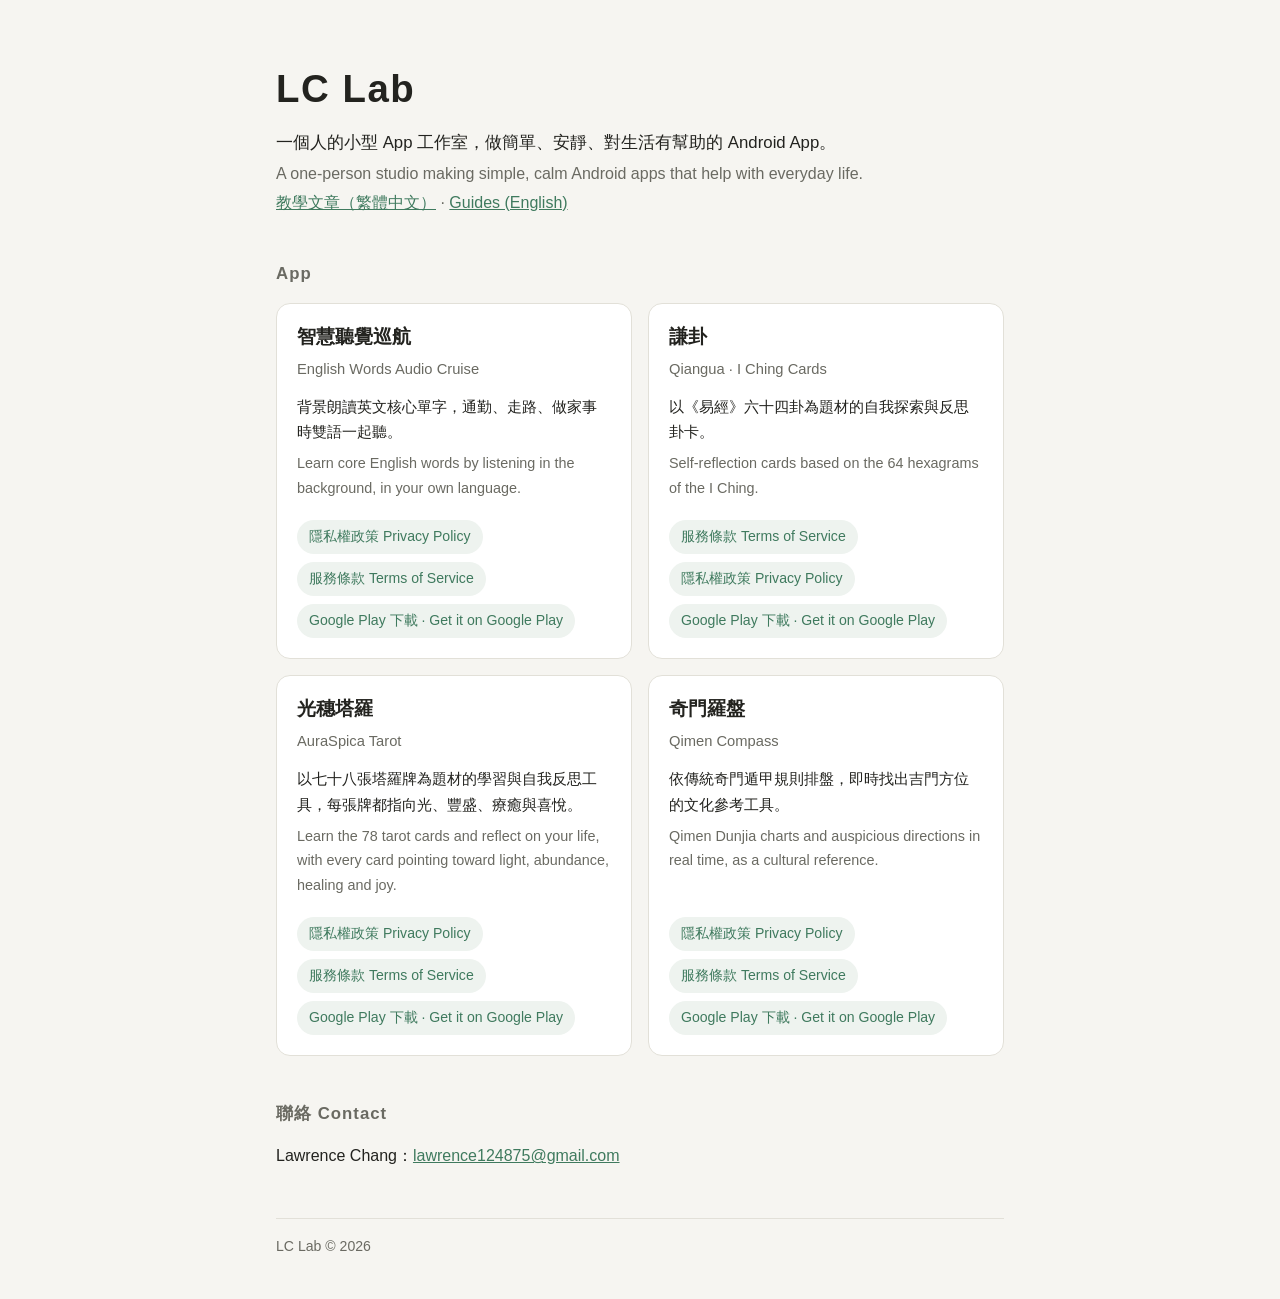
<file: index.html>
<!DOCTYPE html>
<html lang="zh-Hant">
<head>
<meta charset="UTF-8">
<meta name="google-site-verification" content="2_8lHrf5_iZC-mZ6prQ7fZpLkwFwelaoL2udeJD3Dz0" />
<meta name="naver-site-verification" content="22b09c26c4c0ba5d78f9f279dc0c843eb7e7d6e3" />
<meta name="viewport" content="width=device-width, initial-scale=1.0">
<title>LC Lab</title>
<meta name="description" content="LC Lab — 獨立開發的 Android App：智慧聽覺巡航、謙卦、光穗塔羅、奇門羅盤。Independent Android apps by Lawrence Chang.">
<style>
  :root {
    color-scheme: light dark;
    --bg: #F6F5F1;
    --card: #FFFFFF;
    --text: #23231F;
    --muted: #6A6A62;
    --line: #E2E0D8;
    --accent: #3F7A5E;
    --chip: #EEF3EF;
  }
  @media (prefers-color-scheme: dark) {
    :root {
      --bg: #17181A;
      --card: #212226;
      --text: #ECEBE6;
      --muted: #A3A29B;
      --line: #34353A;
      --accent: #8CC3A6;
      --chip: #2A332E;
    }
  }
  * { box-sizing: border-box; }
  body {
    margin: 0;
    background: var(--bg);
    color: var(--text);
    font-family: -apple-system, BlinkMacSystemFont, "Segoe UI", "Noto Sans TC", "PingFang TC", "Microsoft JhengHei", sans-serif;
    line-height: 1.7;
  }
  main { max-width: 760px; margin: 0 auto; padding: 56px 16px 40px; }
  h1 { font-size: 2.4em; letter-spacing: 0.04em; margin: 0 0 8px; }
  .lead { margin: 0; font-size: 1.05em; }
  .lead-en { margin: 2px 0 0; color: var(--muted); }
  h2 { font-size: 1.05em; color: var(--muted); font-weight: 600; margin: 44px 0 14px; letter-spacing: 0.06em; }
  .apps { display: grid; grid-template-columns: repeat(auto-fit, minmax(260px, 1fr)); gap: 16px; }
  .card {
    background: var(--card);
    border: 1px solid var(--line);
    border-radius: 14px;
    padding: 20px;
    display: flex;
    flex-direction: column;
    gap: 6px;
  }
  .card h3 { margin: 0; font-size: 1.2em; line-height: 1.4; }
  .card .sub { color: var(--muted); font-size: 0.92em; margin: 0; }
  .card p { margin: 6px 0 0; font-size: 0.95em; }
  .card p.en { margin: 0; color: var(--muted); font-size: 0.9em; }
  .links { margin-top: auto; padding-top: 14px; display: flex; flex-wrap: wrap; gap: 8px; }
  .links a, .links span {
    font-size: 0.88em;
    padding: 5px 12px;
    border-radius: 999px;
    text-decoration: none;
  }
  .links a { background: var(--chip); color: var(--accent); }
  .links a:hover { text-decoration: underline; }
  .links span { border: 1px dashed var(--line); color: var(--muted); }
  a { color: var(--accent); }
  .contact p { margin: 0; }
  footer { margin-top: 48px; padding-top: 16px; border-top: 1px solid var(--line); color: var(--muted); font-size: 0.88em; }
</style>
</head>
<body>
<main>
  <header>
    <h1>LC Lab</h1>
    <p class="lead">一個人的小型 App 工作室，做簡單、安靜、對生活有幫助的 Android App。</p>
    <p class="lead-en">A one-person studio making simple, calm Android apps that help with everyday life.</p>
  </header>

  <p class="lead-en"><a href="/zh-TW/">教學文章（繁體中文）</a> · <a href="/en/">Guides (English)</a></p>

  <h2>App</h2>
  <section class="apps">
    <article class="card">
      <h3>智慧聽覺巡航</h3>
      <p class="sub">English Words Audio Cruise</p>
      <p>背景朗讀英文核心單字，通勤、走路、做家事時雙語一起聽。</p>
      <p class="en">Learn core English words by listening in the background, in your own language.</p>
      <div class="links">
        <a href="https://lawrence124875.github.io/english-learning-app/">隱私權政策 Privacy Policy</a>
        <a href="https://lawrence124875.github.io/terms/english-learning-app/">服務條款 Terms of Service</a>
        <a href="https://play.google.com/store/apps/details?id=tw.bcc.englishapp">Google Play 下載 · Get it on Google Play</a>
      </div>
    </article>

    <article class="card">
      <h3>謙卦</h3>
      <p class="sub">Qiangua · I Ching Cards</p>
      <p>以《易經》六十四卦為題材的自我探索與反思卦卡。</p>
      <p class="en">Self-reflection cards based on the 64 hexagrams of the I Ching.</p>
      <div class="links">
        <a href="https://lawrence124875.github.io/terms/iching-cards/">服務條款 Terms of Service</a>
        <a href="https://lawrence124875.github.io/iching-cards/privacy.html">隱私權政策 Privacy Policy</a>
        <a href="https://play.google.com/store/apps/details?id=com.lclab.qiangua">Google Play 下載 · Get it on Google Play</a>
      </div>
    </article>
    <article class="card">
      <h3>光穗塔羅</h3>
      <p class="sub">AuraSpica Tarot</p>
      <p>以七十八張塔羅牌為題材的學習與自我反思工具，每張牌都指向光、豐盛、療癒與喜悅。</p>
      <p class="en">Learn the 78 tarot cards and reflect on your life, with every card pointing toward light, abundance, healing and joy.</p>
      <div class="links">
        <a href="https://lawrence124875.github.io/tarot-cards/privacy.html">隱私權政策 Privacy Policy</a>
        <a href="https://lawrence124875.github.io/terms/tarot/">服務條款 Terms of Service</a>
        <a href="https://play.google.com/store/apps/details?id=com.lclab.tarot">Google Play 下載 · Get it on Google Play</a>
      </div>
    </article>
    <article class="card">
      <h3>奇門羅盤</h3>
      <p class="sub">Qimen Compass</p>
      <p>依傳統奇門遁甲規則排盤，即時找出吉門方位的文化參考工具。</p>
      <p class="en">Qimen Dunjia charts and auspicious directions in real time, as a cultural reference.</p>
      <div class="links">
        <a href="https://lawrence124875.github.io/qimen-compass/privacy.html">隱私權政策 Privacy Policy</a>
        <a href="https://lawrence124875.github.io/terms/qimen-compass/">服務條款 Terms of Service</a>
        <a href="https://play.google.com/store/apps/details?id=com.lclab.qimen">Google Play 下載 · Get it on Google Play</a>
      </div>
    </article>
  </section>

  <h2>聯絡 Contact</h2>
  <section class="contact">
    <p>Lawrence Chang：<a href="mailto:lawrence124875@gmail.com">lawrence124875@gmail.com</a></p>
  </section>

  <footer>LC Lab © 2026</footer>
</main>
</body>
</html>
</file>
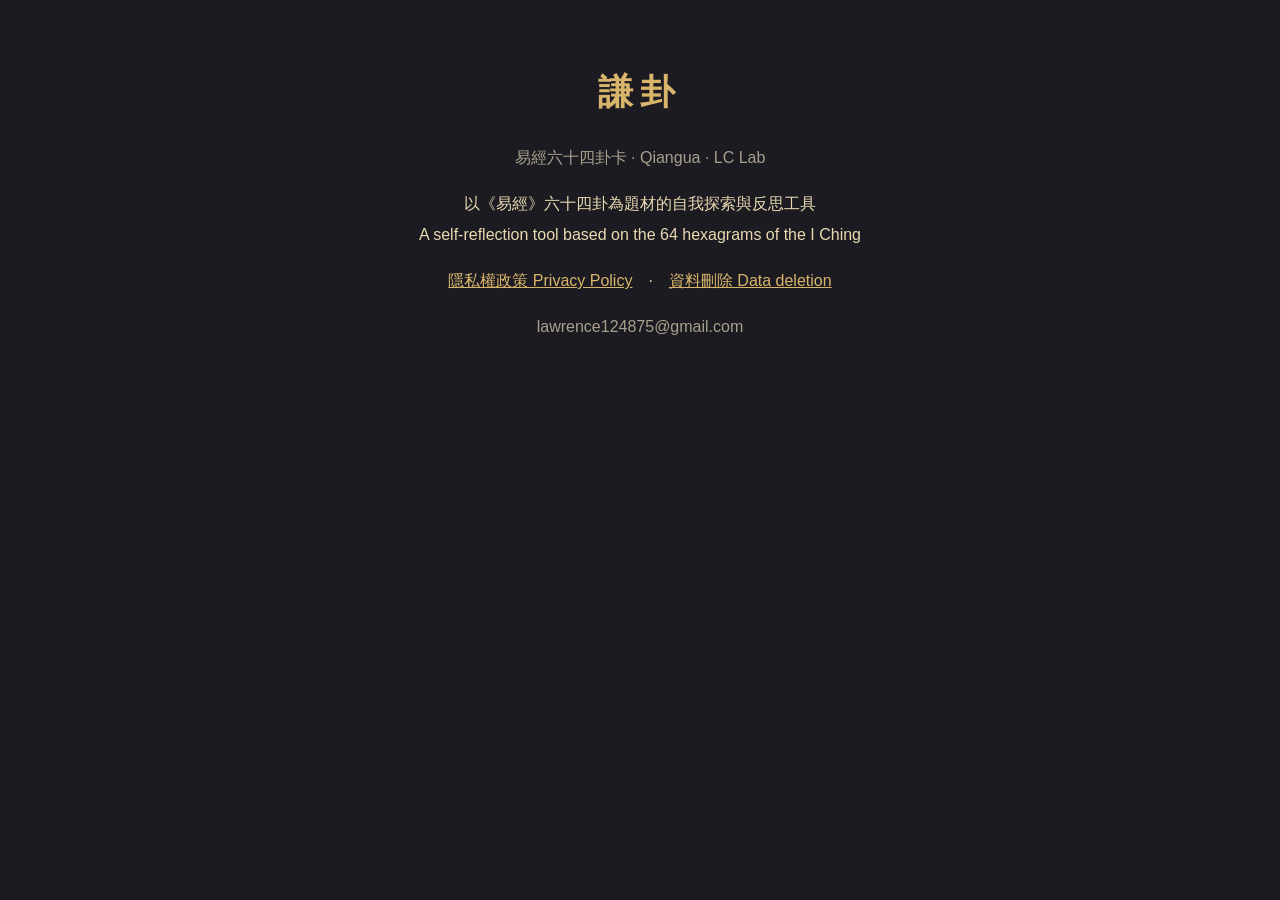
<file: iching-cards/index.html>
<!DOCTYPE html>
<html lang="zh-Hant"><head><meta charset="UTF-8"><meta name="viewport" content="width=device-width, initial-scale=1.0">
<title>謙卦 Qiangua · LC Lab</title>
<style>body{font-family:-apple-system,"Noto Sans TC",sans-serif;max-width:640px;margin:60px auto;padding:0 20px;line-height:1.9;color:#E8D9B0;background:#1C1B22;text-align:center}h1{font-family:"Noto Serif TC",serif;color:#D8B56A;letter-spacing:.2em;font-size:2.2em;margin-bottom:0}a{color:#D8B56A}.s{color:#A89F8C}</style></head>
<body><h1>謙卦</h1><p class="s">易經六十四卦卡 · Qiangua · LC Lab</p>
<p>以《易經》六十四卦為題材的自我探索與反思工具<br>A self-reflection tool based on the 64 hexagrams of the I Ching</p>
<p><a href="privacy.html">隱私權政策 Privacy Policy</a>　·　<a href="privacy.html#data-deletion">資料刪除 Data deletion</a></p>
<p class="s">lawrence124875@gmail.com</p></body></html>
</file>
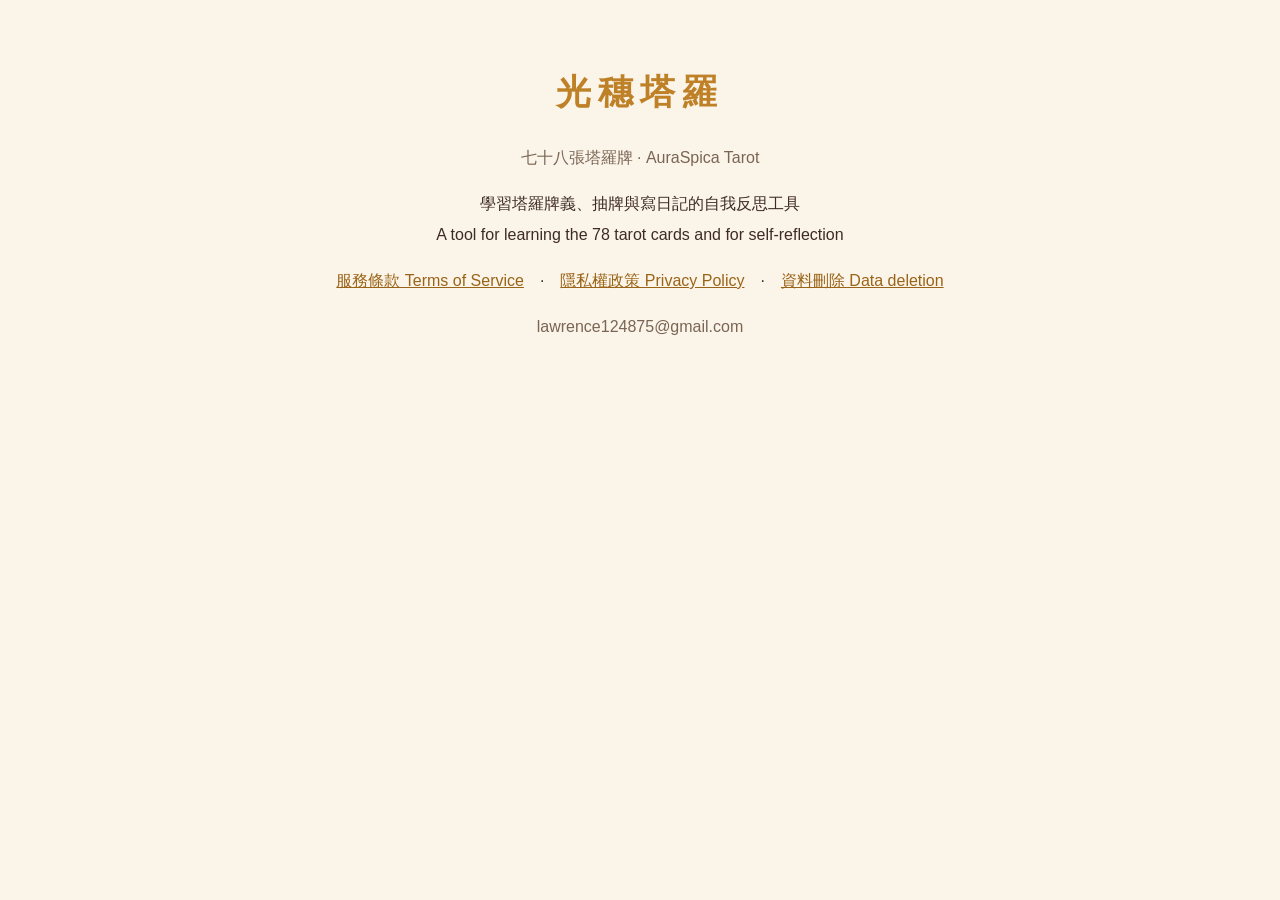
<file: tarot-cards/index.html>
<!DOCTYPE html>
<html lang="zh-Hant"><head><meta charset="UTF-8"><meta name="viewport" content="width=device-width, initial-scale=1.0">
<title>光穗塔羅 AuraSpica Tarot</title>
<meta property="og:title" content="光穗塔羅 AuraSpica Tarot">
<meta property="og:type" content="website">
<meta property="og:image" content="https://lawrence124875.github.io/og/tarot.png">
<meta property="og:image:width" content="1200">
<meta property="og:image:height" content="630">
<meta name="twitter:card" content="summary_large_image">
<style>body{font-family:-apple-system,"Noto Sans TC",sans-serif;max-width:640px;margin:60px auto;padding:0 20px;line-height:1.9;color:#3E2C23;background:#FBF4E8;text-align:center}h1{font-family:"Noto Serif TC",serif;color:#BE8128;letter-spacing:.2em;font-size:2.2em;margin-bottom:0}a{color:#9A6418}.s{color:#7A6555}</style></head>
<body><h1>光穗塔羅</h1><p class="s">七十八張塔羅牌 · AuraSpica Tarot</p>
<p>學習塔羅牌義、抽牌與寫日記的自我反思工具<br>A tool for learning the 78 tarot cards and for self-reflection</p>
<p><a href="/terms/tarot/">服務條款 Terms of Service</a>　·　<a href="privacy.html">隱私權政策 Privacy Policy</a>　·　<a href="privacy.html#data-deletion">資料刪除 Data deletion</a></p>
<p class="s">lawrence124875@gmail.com</p></body></html>
</file>
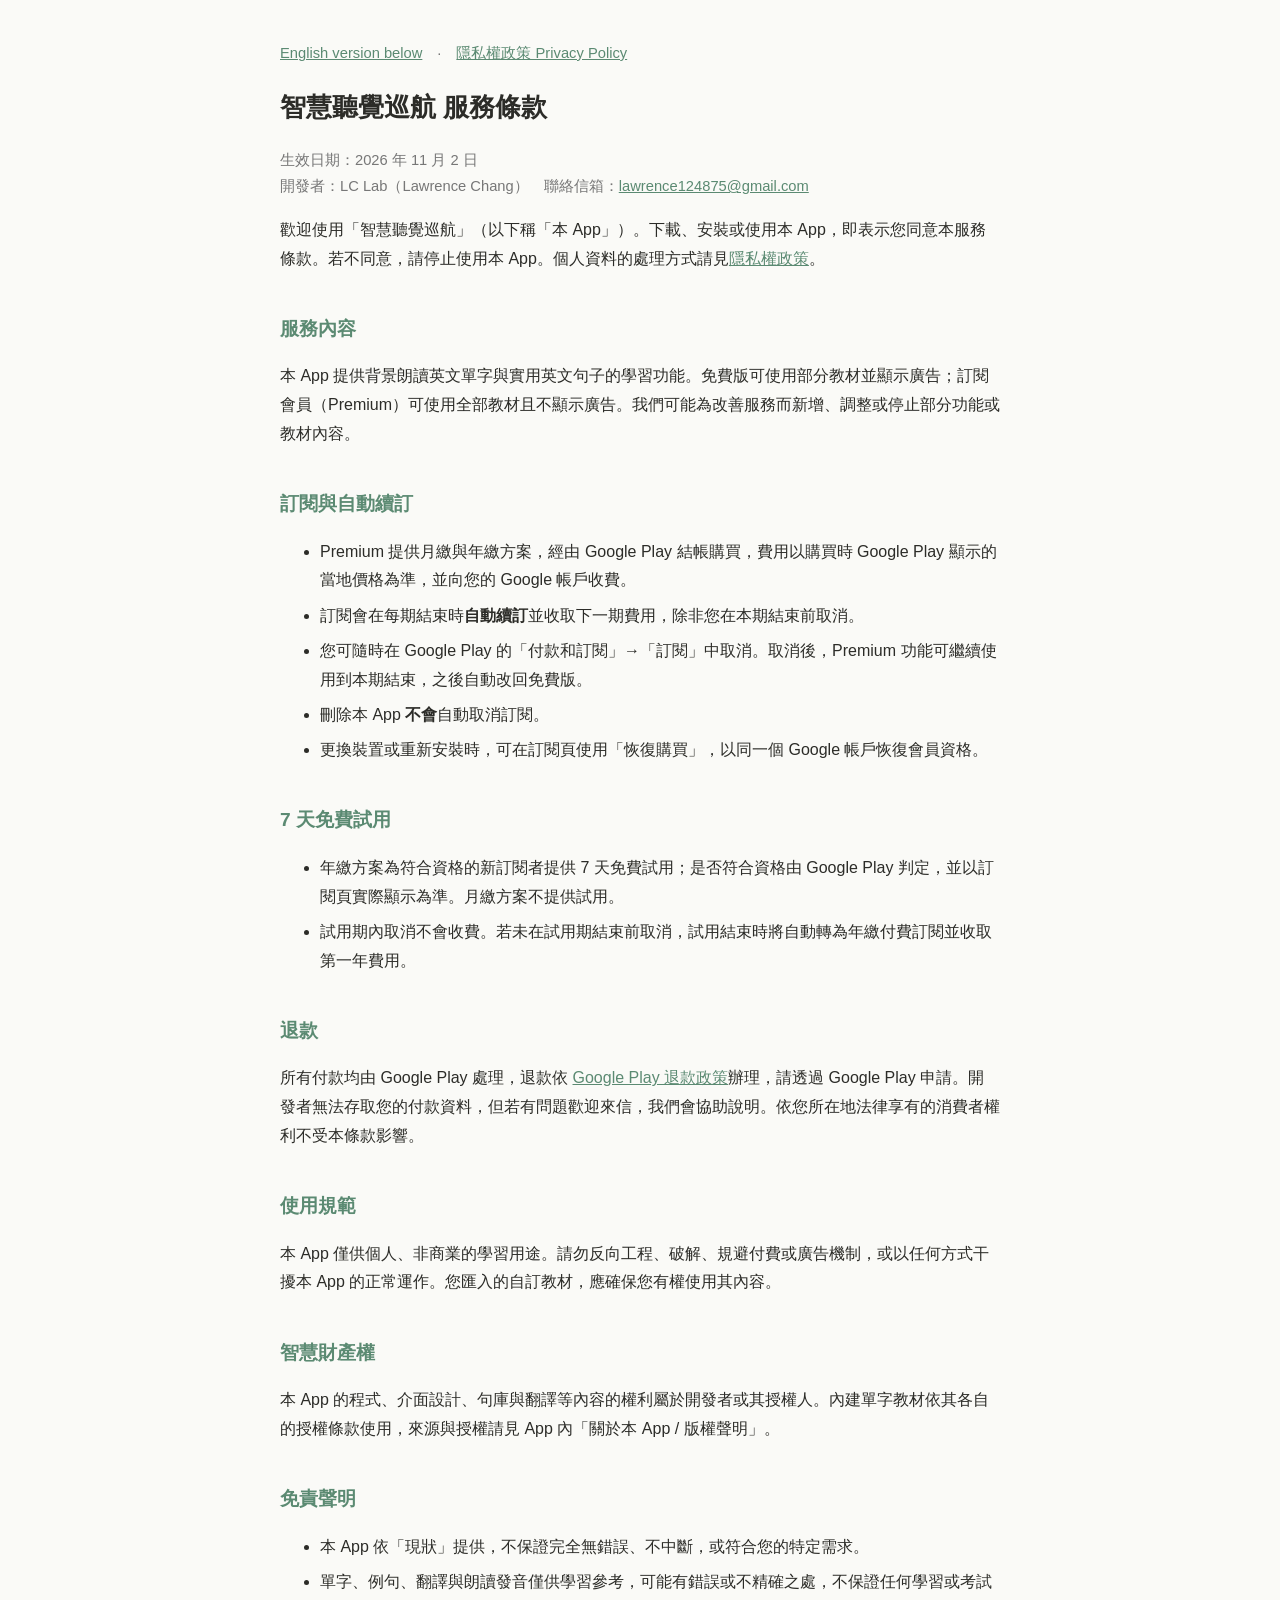
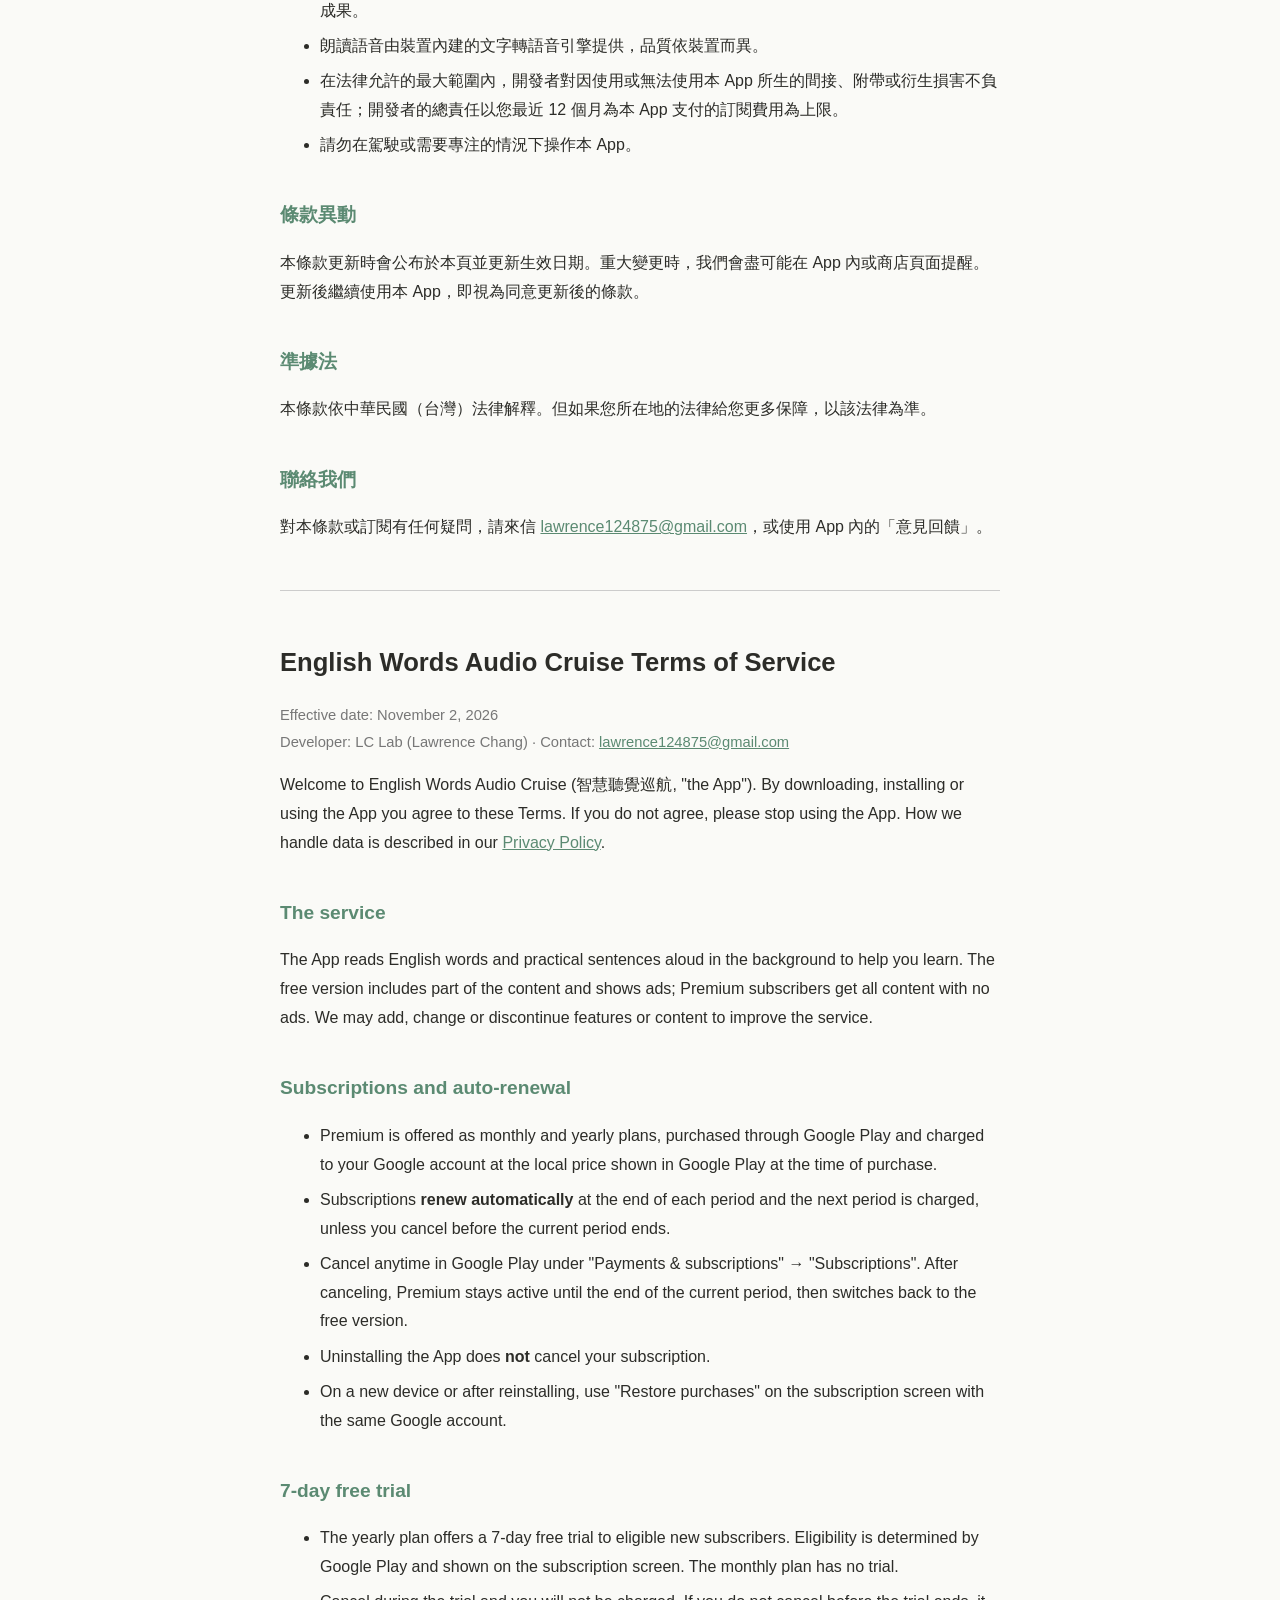
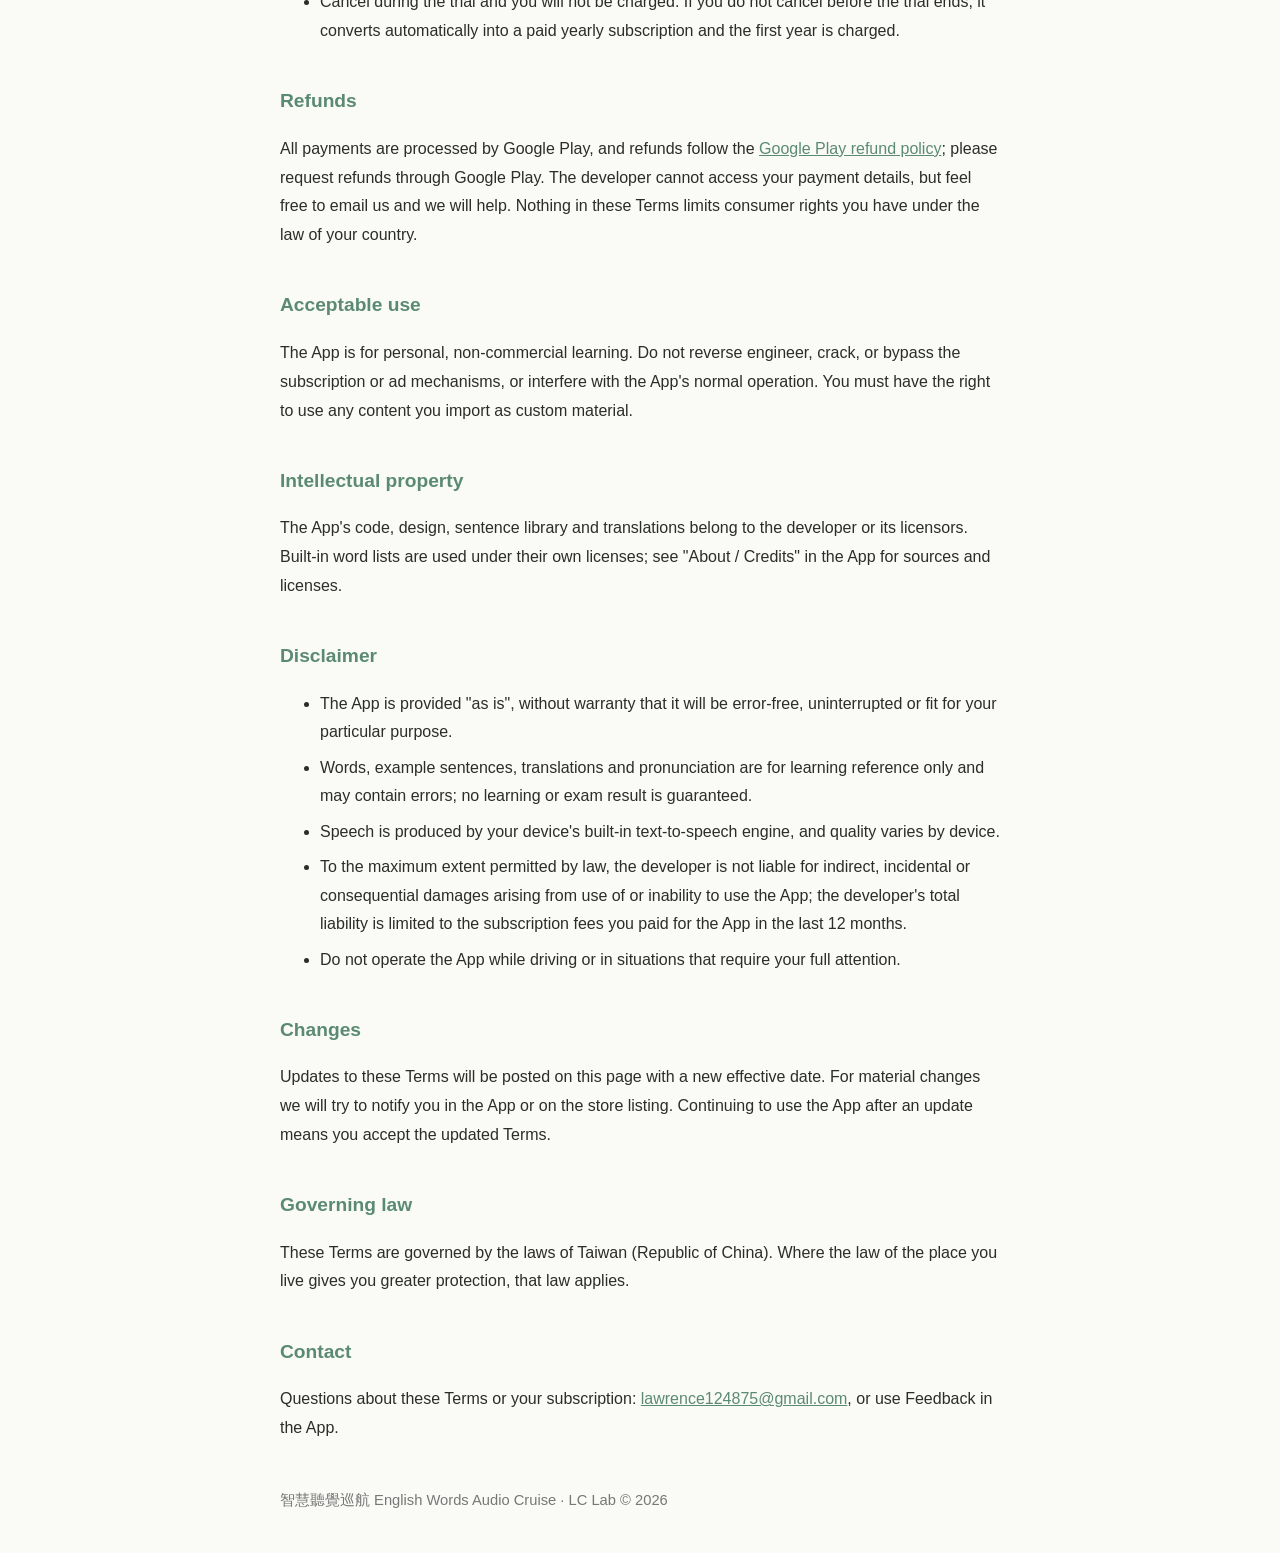
<file: terms/english-learning-app/index.html>
<!DOCTYPE html>
<html lang="zh-Hant">
<head>
<meta charset="UTF-8">
<meta name="viewport" content="width=device-width, initial-scale=1.0">
<title>智慧聽覺巡航 - 服務條款 Terms of Service</title>
<link rel="canonical" href="https://lawrence124875.github.io/terms/english-learning-app/">
<style>
  :root { color-scheme: light dark; }
  body { font-family: -apple-system, "Noto Sans TC", "PingFang TC", "Microsoft JhengHei", sans-serif; max-width: 720px; margin: 40px auto; padding: 0 20px; line-height: 1.8; color: #2C2C28; background: #FAFAF7; }
  h1 { font-size: 1.6em; }
  h2 { font-size: 1.2em; margin-top: 2em; color: #5B8A72; }
  a { color: #5B8A72; }
  li { margin-bottom: 0.4em; }
  hr { border: none; border-top: 1px solid #ccc; margin: 3em 0; }
  .meta, footer { color: #777; font-size: 0.92em; }
  footer { margin-top: 3em; }
  @media (prefers-color-scheme: dark) {
    body { color: #E6E6E0; background: #1E1F1C; }
    h2, a { color: #8CC3A6; }
    .meta, footer { color: #A0A098; }
  }
</style>
</head>
<body>
<p class="meta"><a href="#en">English version below</a>　·　<a href="https://lawrence124875.github.io/english-learning-app/">隱私權政策 Privacy Policy</a></p>

<h1>智慧聽覺巡航 服務條款</h1>
<p class="meta">生效日期：2026 年 11 月 2 日<br>
開發者：LC Lab（Lawrence Chang）　聯絡信箱：<a href="mailto:lawrence124875@gmail.com">lawrence124875@gmail.com</a></p>

<p>歡迎使用「智慧聽覺巡航」（以下稱「本 App」）。下載、安裝或使用本 App，即表示您同意本服務條款。若不同意，請停止使用本 App。個人資料的處理方式請見<a href="https://lawrence124875.github.io/english-learning-app/">隱私權政策</a>。</p>

<h2>服務內容</h2>
<p>本 App 提供背景朗讀英文單字與實用英文句子的學習功能。免費版可使用部分教材並顯示廣告；訂閱會員（Premium）可使用全部教材且不顯示廣告。我們可能為改善服務而新增、調整或停止部分功能或教材內容。</p>

<h2>訂閱與自動續訂</h2>
<ul>
  <li>Premium 提供月繳與年繳方案，經由 Google Play 結帳購買，費用以購買時 Google Play 顯示的當地價格為準，並向您的 Google 帳戶收費。</li>
  <li>訂閱會在每期結束時<strong>自動續訂</strong>並收取下一期費用，除非您在本期結束前取消。</li>
  <li>您可隨時在 Google Play 的「付款和訂閱」→「訂閱」中取消。取消後，Premium 功能可繼續使用到本期結束，之後自動改回免費版。</li>
  <li>刪除本 App <strong>不會</strong>自動取消訂閱。</li>
  <li>更換裝置或重新安裝時，可在訂閱頁使用「恢復購買」，以同一個 Google 帳戶恢復會員資格。</li>
</ul>

<h2>7 天免費試用</h2>
<ul>
  <li>年繳方案為符合資格的新訂閱者提供 7 天免費試用；是否符合資格由 Google Play 判定，並以訂閱頁實際顯示為準。月繳方案不提供試用。</li>
  <li>試用期內取消不會收費。若未在試用期結束前取消，試用結束時將自動轉為年繳付費訂閱並收取第一年費用。</li>
</ul>

<h2>退款</h2>
<p>所有付款均由 Google Play 處理，退款依 <a href="https://support.google.com/googleplay/answer/2479637" target="_blank" rel="noopener">Google Play 退款政策</a>辦理，請透過 Google Play 申請。開發者無法存取您的付款資料，但若有問題歡迎來信，我們會協助說明。依您所在地法律享有的消費者權利不受本條款影響。</p>

<h2>使用規範</h2>
<p>本 App 僅供個人、非商業的學習用途。請勿反向工程、破解、規避付費或廣告機制，或以任何方式干擾本 App 的正常運作。您匯入的自訂教材，應確保您有權使用其內容。</p>

<h2>智慧財產權</h2>
<p>本 App 的程式、介面設計、句庫與翻譯等內容的權利屬於開發者或其授權人。內建單字教材依其各自的授權條款使用，來源與授權請見 App 內「關於本 App / 版權聲明」。</p>

<h2>免責聲明</h2>
<ul>
  <li>本 App 依「現狀」提供，不保證完全無錯誤、不中斷，或符合您的特定需求。</li>
  <li>單字、例句、翻譯與朗讀發音僅供學習參考，可能有錯誤或不精確之處，不保證任何學習或考試成果。</li>
  <li>朗讀語音由裝置內建的文字轉語音引擎提供，品質依裝置而異。</li>
  <li>在法律允許的最大範圍內，開發者對因使用或無法使用本 App 所生的間接、附帶或衍生損害不負責任；開發者的總責任以您最近 12 個月為本 App 支付的訂閱費用為上限。</li>
  <li>請勿在駕駛或需要專注的情況下操作本 App。</li>
</ul>

<h2>條款異動</h2>
<p>本條款更新時會公布於本頁並更新生效日期。重大變更時，我們會盡可能在 App 內或商店頁面提醒。更新後繼續使用本 App，即視為同意更新後的條款。</p>

<h2>準據法</h2>
<p>本條款依中華民國（台灣）法律解釋。但如果您所在地的法律給您更多保障，以該法律為準。</p>

<h2>聯絡我們</h2>
<p>對本條款或訂閱有任何疑問，請來信 <a href="mailto:lawrence124875@gmail.com">lawrence124875@gmail.com</a>，或使用 App 內的「意見回饋」。</p>

<hr>

<h1 id="en">English Words Audio Cruise Terms of Service</h1>
<p class="meta">Effective date: November 2, 2026<br>
Developer: LC Lab (Lawrence Chang) · Contact: <a href="mailto:lawrence124875@gmail.com">lawrence124875@gmail.com</a></p>

<p>Welcome to English Words Audio Cruise (智慧聽覺巡航, "the App"). By downloading, installing or using the App you agree to these Terms. If you do not agree, please stop using the App. How we handle data is described in our <a href="https://lawrence124875.github.io/english-learning-app/#en">Privacy Policy</a>.</p>

<h2>The service</h2>
<p>The App reads English words and practical sentences aloud in the background to help you learn. The free version includes part of the content and shows ads; Premium subscribers get all content with no ads. We may add, change or discontinue features or content to improve the service.</p>

<h2>Subscriptions and auto-renewal</h2>
<ul>
  <li>Premium is offered as monthly and yearly plans, purchased through Google Play and charged to your Google account at the local price shown in Google Play at the time of purchase.</li>
  <li>Subscriptions <strong>renew automatically</strong> at the end of each period and the next period is charged, unless you cancel before the current period ends.</li>
  <li>Cancel anytime in Google Play under "Payments &amp; subscriptions" → "Subscriptions". After canceling, Premium stays active until the end of the current period, then switches back to the free version.</li>
  <li>Uninstalling the App does <strong>not</strong> cancel your subscription.</li>
  <li>On a new device or after reinstalling, use "Restore purchases" on the subscription screen with the same Google account.</li>
</ul>

<h2>7-day free trial</h2>
<ul>
  <li>The yearly plan offers a 7-day free trial to eligible new subscribers. Eligibility is determined by Google Play and shown on the subscription screen. The monthly plan has no trial.</li>
  <li>Cancel during the trial and you will not be charged. If you do not cancel before the trial ends, it converts automatically into a paid yearly subscription and the first year is charged.</li>
</ul>

<h2>Refunds</h2>
<p>All payments are processed by Google Play, and refunds follow the <a href="https://support.google.com/googleplay/answer/2479637" target="_blank" rel="noopener">Google Play refund policy</a>; please request refunds through Google Play. The developer cannot access your payment details, but feel free to email us and we will help. Nothing in these Terms limits consumer rights you have under the law of your country.</p>

<h2>Acceptable use</h2>
<p>The App is for personal, non-commercial learning. Do not reverse engineer, crack, or bypass the subscription or ad mechanisms, or interfere with the App's normal operation. You must have the right to use any content you import as custom material.</p>

<h2>Intellectual property</h2>
<p>The App's code, design, sentence library and translations belong to the developer or its licensors. Built-in word lists are used under their own licenses; see "About / Credits" in the App for sources and licenses.</p>

<h2>Disclaimer</h2>
<ul>
  <li>The App is provided "as is", without warranty that it will be error-free, uninterrupted or fit for your particular purpose.</li>
  <li>Words, example sentences, translations and pronunciation are for learning reference only and may contain errors; no learning or exam result is guaranteed.</li>
  <li>Speech is produced by your device's built-in text-to-speech engine, and quality varies by device.</li>
  <li>To the maximum extent permitted by law, the developer is not liable for indirect, incidental or consequential damages arising from use of or inability to use the App; the developer's total liability is limited to the subscription fees you paid for the App in the last 12 months.</li>
  <li>Do not operate the App while driving or in situations that require your full attention.</li>
</ul>

<h2>Changes</h2>
<p>Updates to these Terms will be posted on this page with a new effective date. For material changes we will try to notify you in the App or on the store listing. Continuing to use the App after an update means you accept the updated Terms.</p>

<h2>Governing law</h2>
<p>These Terms are governed by the laws of Taiwan (Republic of China). Where the law of the place you live gives you greater protection, that law applies.</p>

<h2>Contact</h2>
<p>Questions about these Terms or your subscription: <a href="mailto:lawrence124875@gmail.com">lawrence124875@gmail.com</a>, or use Feedback in the App.</p>

<footer>智慧聽覺巡航 English Words Audio Cruise · LC Lab © 2026</footer>
</body>
</html>
</file>
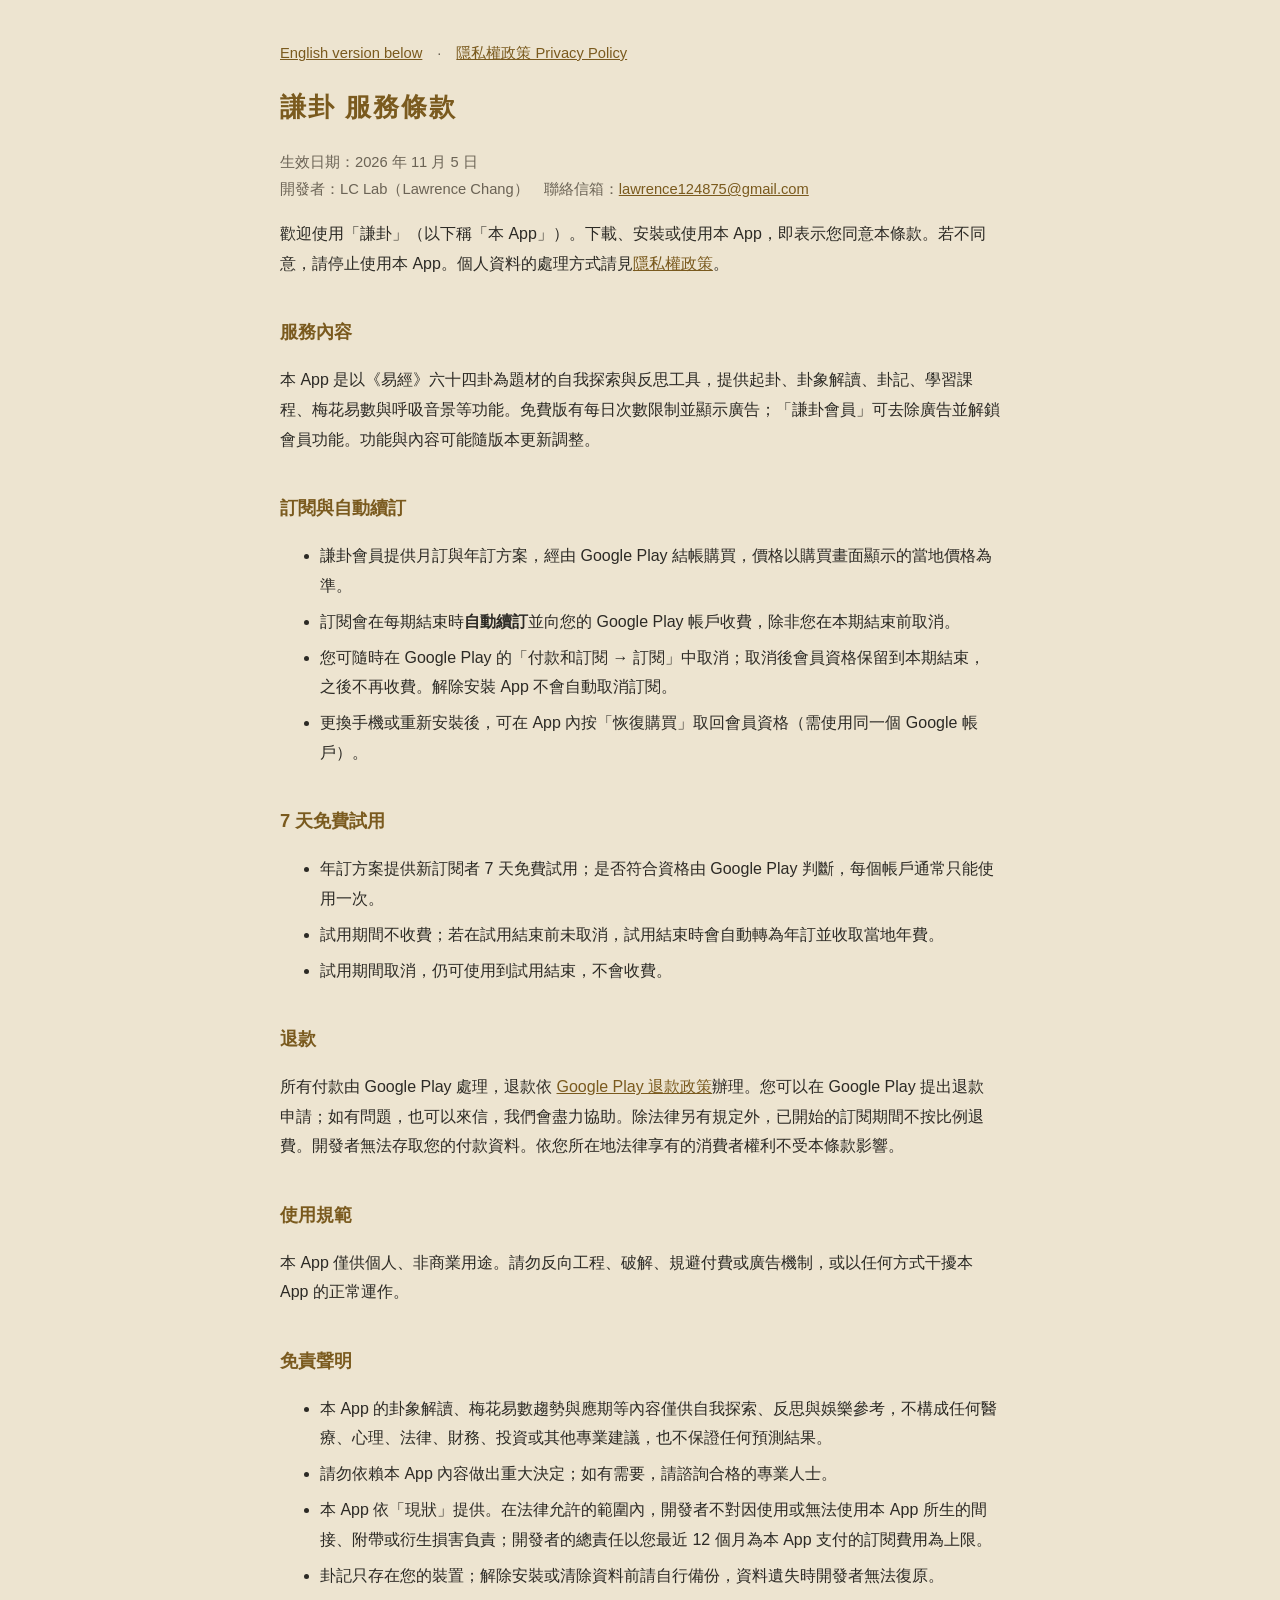
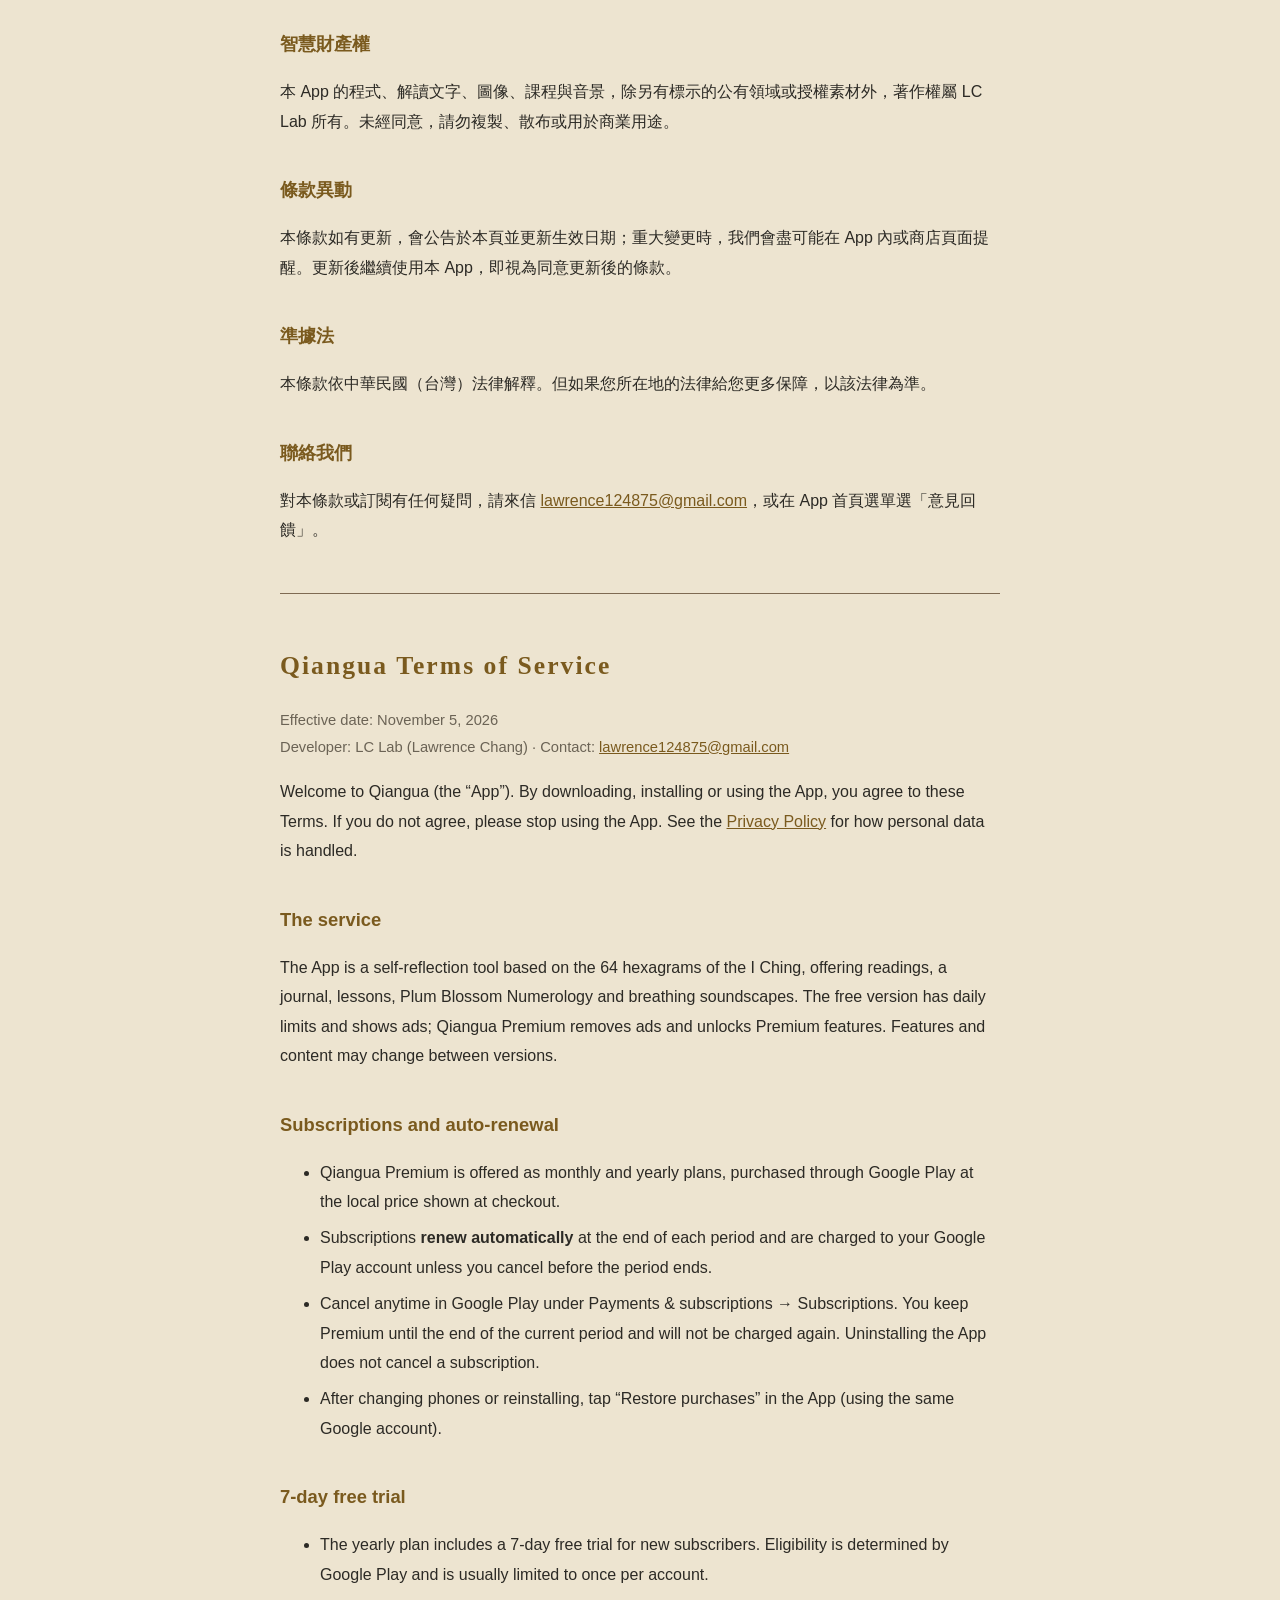
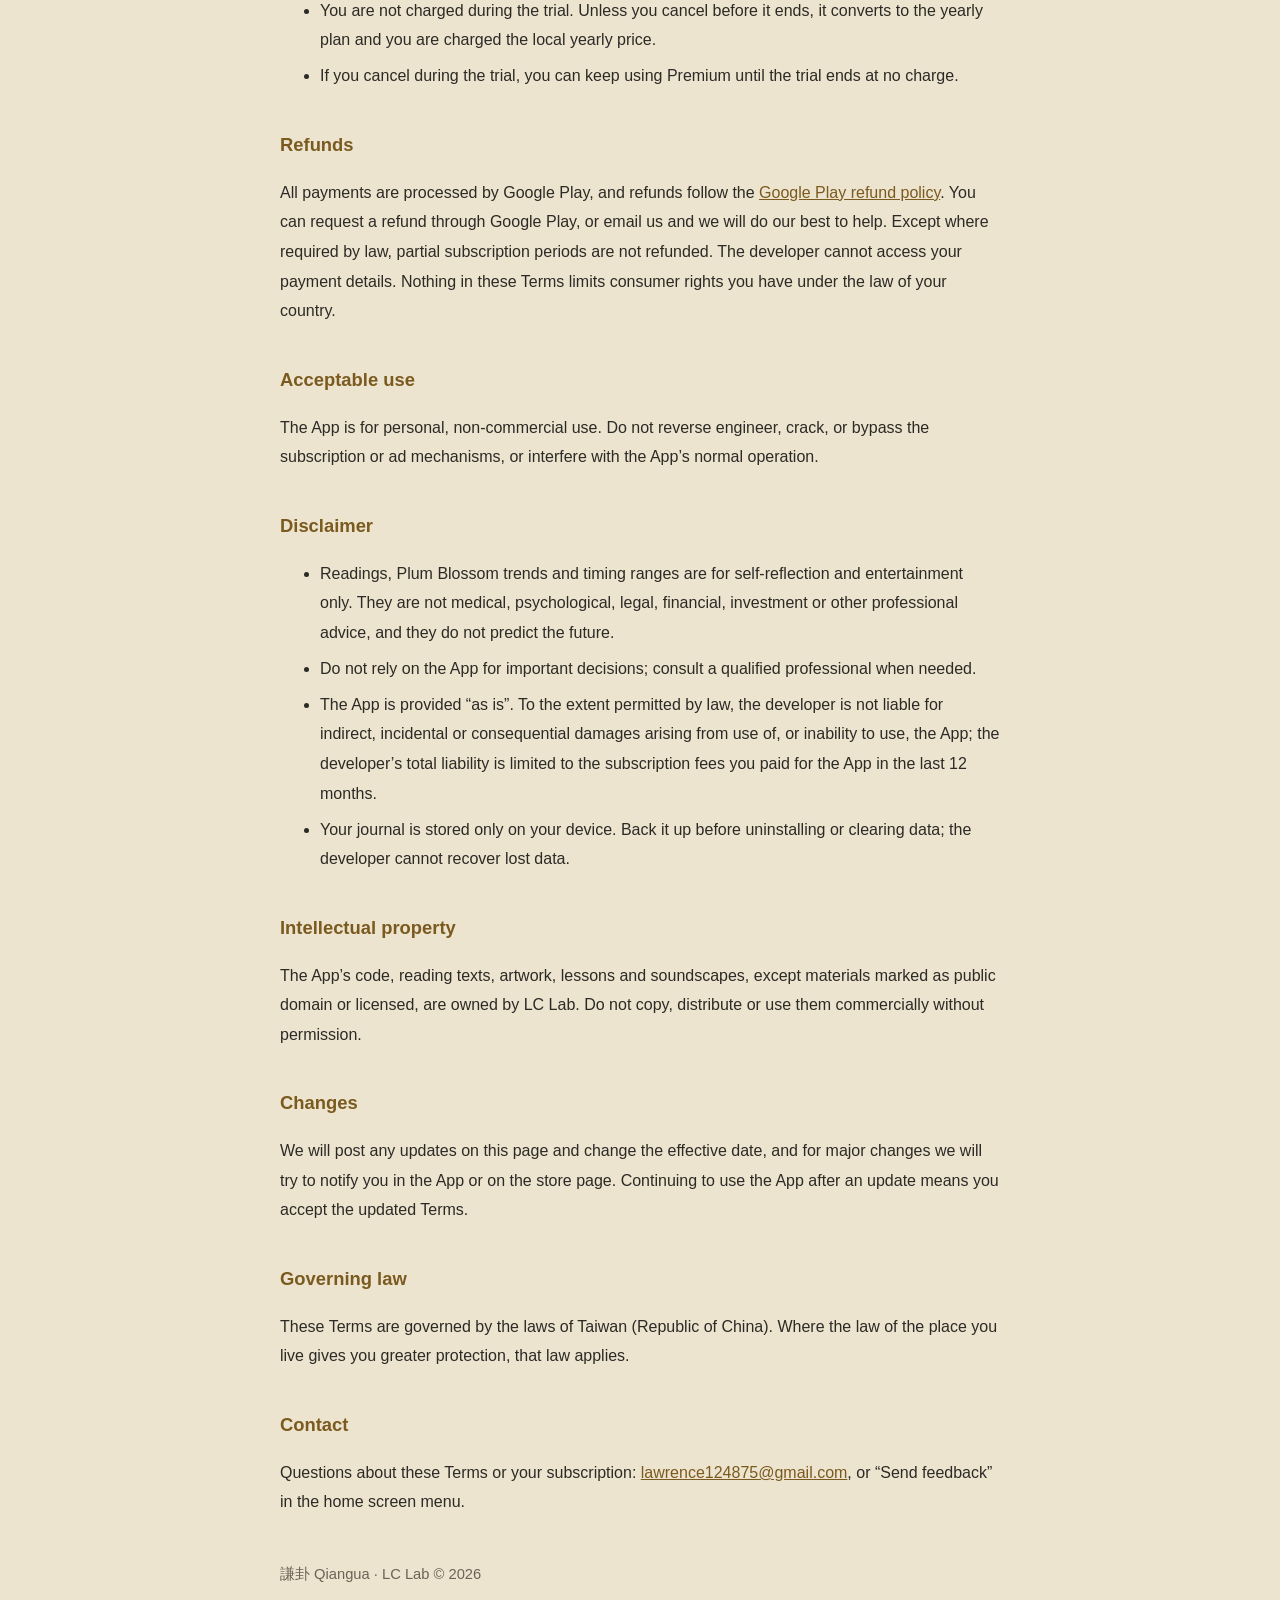
<file: terms/iching-cards/index.html>
<!DOCTYPE html>
<!-- 內容同 iching-cards/docs/terms.html（App 內連結用）；改條款時兩邊一起改。 -->
<html lang="zh-Hant">
<head>
<meta charset="UTF-8">
<meta name="viewport" content="width=device-width, initial-scale=1.0">
<title>謙卦 Qiangua － 服務條款 Terms of Service</title>
<link rel="canonical" href="https://lawrence124875.github.io/terms/iching-cards/">
<style>
  :root { color-scheme: dark light; }
  body { font-family: -apple-system, "Noto Sans TC", "PingFang TC", "Microsoft JhengHei", sans-serif; max-width: 720px; margin: 40px auto; padding: 0 20px; line-height: 1.85; color: #E8D9B0; background: #1C1B22; }
  h1 { font-size: 1.6em; font-family: "Noto Serif TC", "Songti TC", serif; color: #D8B56A; letter-spacing: 0.08em; }
  h2 { font-size: 1.15em; margin-top: 2em; color: #C9A45C; }
  a { color: #D8B56A; }
  li { margin-bottom: 0.4em; }
  hr { border: none; border-top: 1px solid #7E6A52; margin: 3em 0; }
  .meta, footer { color: #A89F8C; font-size: 0.92em; }
  footer { margin-top: 3em; }
  table { border-collapse: collapse; width: 100%; font-size: 0.95em; }
  th, td { border: 1px solid #7E6A52; padding: 6px 8px; text-align: left; vertical-align: top; }
  @media (prefers-color-scheme: light) {
    body { color: #2C2A25; background: #EDE4D0; }
    h1, h2, a { color: #7A5A1E; }
    .meta, footer { color: #6B6355; }
  }
</style>
</head>
<body>
<p class="meta"><a href="#en">English version below</a>　·　<a href="https://lawrence124875.github.io/iching-cards/privacy.html">隱私權政策 Privacy Policy</a></p>

<h1>謙卦 服務條款</h1>
<p class="meta">生效日期：2026 年 11 月 5 日<br>
開發者：LC Lab（Lawrence Chang）　聯絡信箱：<a href="mailto:lawrence124875@gmail.com">lawrence124875@gmail.com</a></p>

<p>歡迎使用「謙卦」（以下稱「本 App」）。下載、安裝或使用本 App，即表示您同意本條款。若不同意，請停止使用本 App。個人資料的處理方式請見<a href="https://lawrence124875.github.io/iching-cards/privacy.html">隱私權政策</a>。</p>

<h2>服務內容</h2>
<p>本 App 是以《易經》六十四卦為題材的自我探索與反思工具，提供起卦、卦象解讀、卦記、學習課程、梅花易數與呼吸音景等功能。免費版有每日次數限制並顯示廣告；「謙卦會員」可去除廣告並解鎖會員功能。功能與內容可能隨版本更新調整。</p>

<h2>訂閱與自動續訂</h2>
<ul>
  <li>謙卦會員提供月訂與年訂方案，經由 Google Play 結帳購買，價格以購買畫面顯示的當地價格為準。</li>
  <li>訂閱會在每期結束時<strong>自動續訂</strong>並向您的 Google Play 帳戶收費，除非您在本期結束前取消。</li>
  <li>您可隨時在 Google Play 的「付款和訂閱 → 訂閱」中取消；取消後會員資格保留到本期結束，之後不再收費。解除安裝 App 不會自動取消訂閱。</li>
  <li>更換手機或重新安裝後，可在 App 內按「恢復購買」取回會員資格（需使用同一個 Google 帳戶）。</li>
</ul>

<h2>7 天免費試用</h2>
<ul>
  <li>年訂方案提供新訂閱者 7 天免費試用；是否符合資格由 Google Play 判斷，每個帳戶通常只能使用一次。</li>
  <li>試用期間不收費；若在試用結束前未取消，試用結束時會自動轉為年訂並收取當地年費。</li>
  <li>試用期間取消，仍可使用到試用結束，不會收費。</li>
</ul>

<h2>退款</h2>
<p>所有付款由 Google Play 處理，退款依 <a href="https://support.google.com/googleplay/answer/2479637" target="_blank" rel="noopener">Google Play 退款政策</a>辦理。您可以在 Google Play 提出退款申請；如有問題，也可以來信，我們會盡力協助。除法律另有規定外，已開始的訂閱期間不按比例退費。開發者無法存取您的付款資料。依您所在地法律享有的消費者權利不受本條款影響。</p>
<h2>使用規範</h2>
<p>本 App 僅供個人、非商業用途。請勿反向工程、破解、規避付費或廣告機制，或以任何方式干擾本 App 的正常運作。</p>

<h2>免責聲明</h2>
<ul>
  <li>本 App 的卦象解讀、梅花易數趨勢與應期等內容僅供自我探索、反思與娛樂參考，不構成任何醫療、心理、法律、財務、投資或其他專業建議，也不保證任何預測結果。</li>
  <li>請勿依賴本 App 內容做出重大決定；如有需要，請諮詢合格的專業人士。</li>
  <li>本 App 依「現狀」提供。在法律允許的範圍內，開發者不對因使用或無法使用本 App 所生的間接、附帶或衍生損害負責；開發者的總責任以您最近 12 個月為本 App 支付的訂閱費用為上限。</li>
  <li>卦記只存在您的裝置；解除安裝或清除資料前請自行備份，資料遺失時開發者無法復原。</li>
</ul>

<h2>智慧財產權</h2>
<p>本 App 的程式、解讀文字、圖像、課程與音景，除另有標示的公有領域或授權素材外，著作權屬 LC Lab 所有。未經同意，請勿複製、散布或用於商業用途。</p>

<h2>條款異動</h2>
<p>本條款如有更新，會公告於本頁並更新生效日期；重大變更時，我們會盡可能在 App 內或商店頁面提醒。更新後繼續使用本 App，即視為同意更新後的條款。</p>

<h2>準據法</h2>
<p>本條款依中華民國（台灣）法律解釋。但如果您所在地的法律給您更多保障，以該法律為準。</p>

<h2>聯絡我們</h2>
<p>對本條款或訂閱有任何疑問，請來信 <a href="mailto:lawrence124875@gmail.com">lawrence124875@gmail.com</a>，或在 App 首頁選單選「意見回饋」。</p>

<hr>

<h1 id="en">Qiangua Terms of Service</h1>
<p class="meta">Effective date: November 5, 2026<br>
Developer: LC Lab (Lawrence Chang) · Contact: <a href="mailto:lawrence124875@gmail.com">lawrence124875@gmail.com</a></p>

<p>Welcome to Qiangua (the “App”). By downloading, installing or using the App, you agree to these Terms. If you do not agree, please stop using the App. See the <a href="https://lawrence124875.github.io/iching-cards/privacy.html#en">Privacy Policy</a> for how personal data is handled.</p>

<h2>The service</h2>
<p>The App is a self-reflection tool based on the 64 hexagrams of the I Ching, offering readings, a journal, lessons, Plum Blossom Numerology and breathing soundscapes. The free version has daily limits and shows ads; Qiangua Premium removes ads and unlocks Premium features. Features and content may change between versions.</p>

<h2>Subscriptions and auto-renewal</h2>
<ul>
  <li>Qiangua Premium is offered as monthly and yearly plans, purchased through Google Play at the local price shown at checkout.</li>
  <li>Subscriptions <strong>renew automatically</strong> at the end of each period and are charged to your Google Play account unless you cancel before the period ends.</li>
  <li>Cancel anytime in Google Play under Payments &amp; subscriptions → Subscriptions. You keep Premium until the end of the current period and will not be charged again. Uninstalling the App does not cancel a subscription.</li>
  <li>After changing phones or reinstalling, tap “Restore purchases” in the App (using the same Google account).</li>
</ul>

<h2>7-day free trial</h2>
<ul>
  <li>The yearly plan includes a 7-day free trial for new subscribers. Eligibility is determined by Google Play and is usually limited to once per account.</li>
  <li>You are not charged during the trial. Unless you cancel before it ends, it converts to the yearly plan and you are charged the local yearly price.</li>
  <li>If you cancel during the trial, you can keep using Premium until the trial ends at no charge.</li>
</ul>

<h2>Refunds</h2>
<p>All payments are processed by Google Play, and refunds follow the <a href="https://support.google.com/googleplay/answer/2479637" target="_blank" rel="noopener">Google Play refund policy</a>. You can request a refund through Google Play, or email us and we will do our best to help. Except where required by law, partial subscription periods are not refunded. The developer cannot access your payment details. Nothing in these Terms limits consumer rights you have under the law of your country.</p>
<h2>Acceptable use</h2>
<p>The App is for personal, non-commercial use. Do not reverse engineer, crack, or bypass the subscription or ad mechanisms, or interfere with the App’s normal operation.</p>

<h2>Disclaimer</h2>
<ul>
  <li>Readings, Plum Blossom trends and timing ranges are for self-reflection and entertainment only. They are not medical, psychological, legal, financial, investment or other professional advice, and they do not predict the future.</li>
  <li>Do not rely on the App for important decisions; consult a qualified professional when needed.</li>
  <li>The App is provided “as is”. To the extent permitted by law, the developer is not liable for indirect, incidental or consequential damages arising from use of, or inability to use, the App; the developer’s total liability is limited to the subscription fees you paid for the App in the last 12 months.</li>
  <li>Your journal is stored only on your device. Back it up before uninstalling or clearing data; the developer cannot recover lost data.</li>
</ul>

<h2>Intellectual property</h2>
<p>The App’s code, reading texts, artwork, lessons and soundscapes, except materials marked as public domain or licensed, are owned by LC Lab. Do not copy, distribute or use them commercially without permission.</p>

<h2>Changes</h2>
<p>We will post any updates on this page and change the effective date, and for major changes we will try to notify you in the App or on the store page. Continuing to use the App after an update means you accept the updated Terms.</p>

<h2>Governing law</h2>
<p>These Terms are governed by the laws of Taiwan (Republic of China). Where the law of the place you live gives you greater protection, that law applies.</p>

<h2>Contact</h2>
<p>Questions about these Terms or your subscription: <a href="mailto:lawrence124875@gmail.com">lawrence124875@gmail.com</a>, or “Send feedback” in the home screen menu.</p>

<footer>謙卦 Qiangua · LC Lab © 2026</footer>
</body>
</html>
</file>
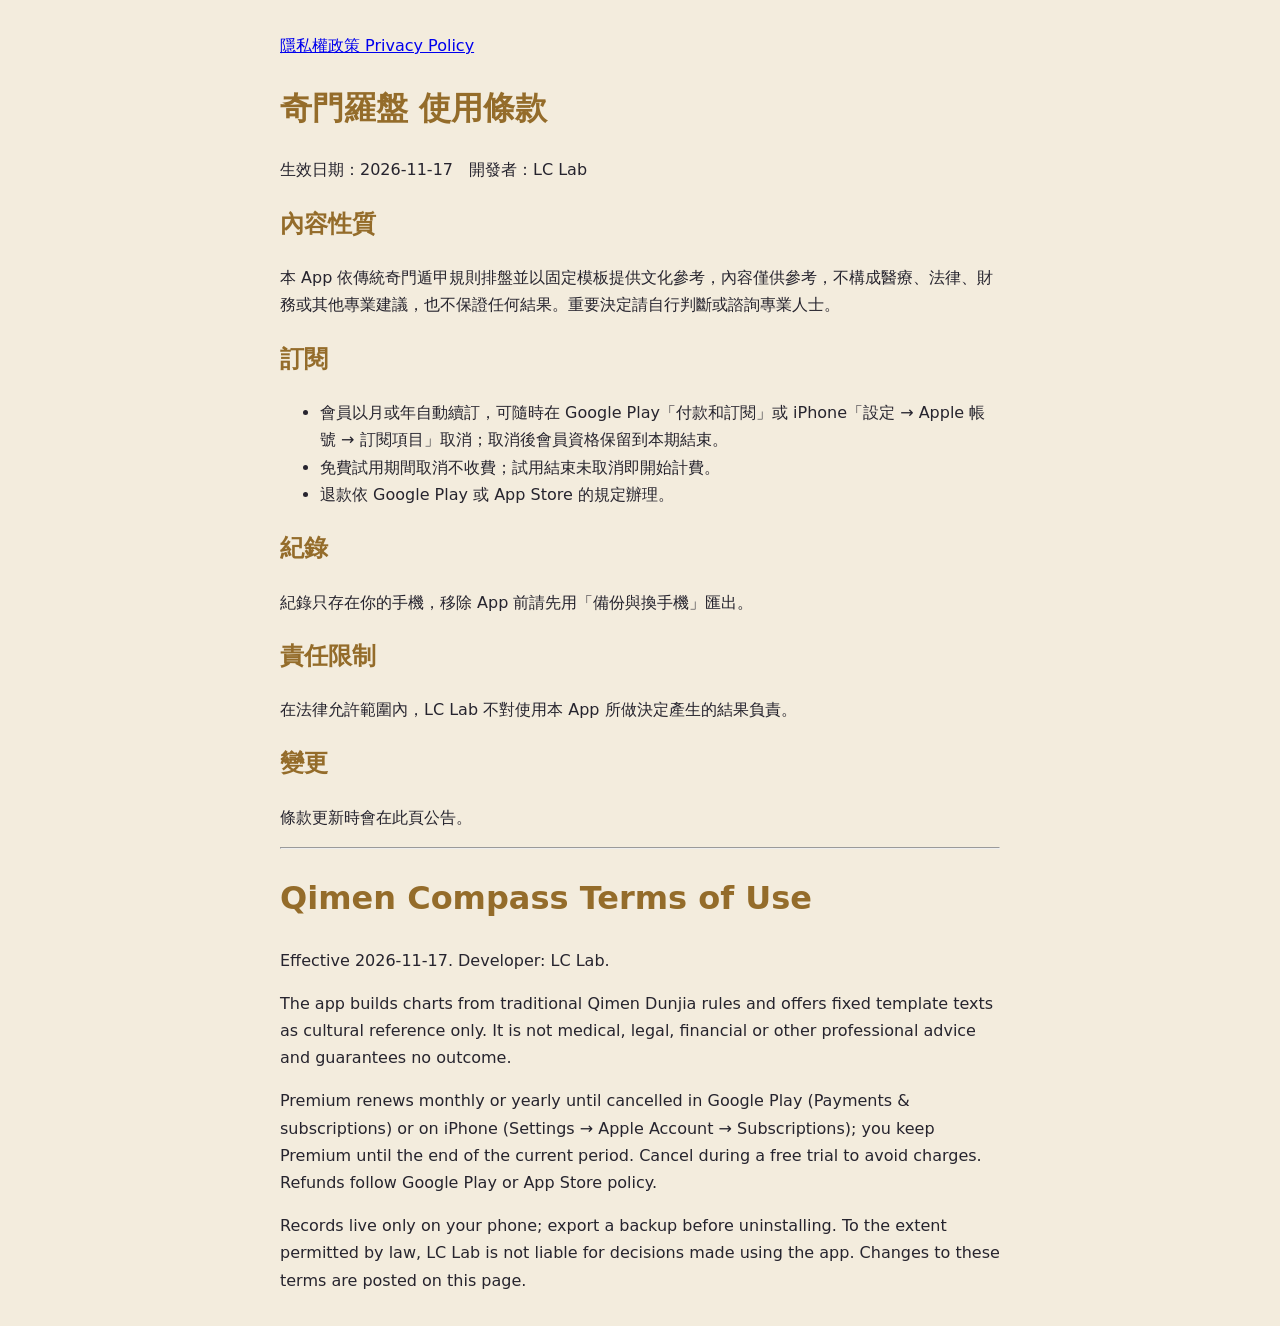
<file: terms/qimen-compass/index.html>
<!doctype html>
<!-- 內容同 qimen-compass/docs/terms.html（App 內連結用）；改條款時兩邊一起改。 -->
<html lang="zh-Hant"><head><meta charset="utf-8"><meta name="viewport" content="width=device-width,initial-scale=1">
<link rel="canonical" href="https://lawrence124875.github.io/terms/qimen-compass/">
<title>奇門羅盤 使用條款 / Qimen Compass Terms of Use</title>
<style>body{font-family:system-ui,sans-serif;max-width:720px;margin:auto;padding:16px;line-height:1.7;color:#26242E;background:#F3ECDD}h1,h2{color:#946C2A}@media(prefers-color-scheme:dark){body{background:#1C1B22;color:#E8D9B0}h1,h2{color:#C9A45C}}</style></head>
<body>
<p><a href="https://lawrence124875.github.io/qimen-compass/privacy.html">隱私權政策 Privacy Policy</a></p>
<h1>奇門羅盤 使用條款</h1>
<p>生效日期：2026-11-17　開發者：LC Lab</p>
<h2>內容性質</h2>
<p>本 App 依傳統奇門遁甲規則排盤並以固定模板提供文化參考，內容僅供參考，不構成醫療、法律、財務或其他專業建議，也不保證任何結果。重要決定請自行判斷或諮詢專業人士。</p>
<h2>訂閱</h2>
<ul><li>會員以月或年自動續訂，可隨時在 Google Play「付款和訂閱」或 iPhone「設定 → Apple 帳號 → 訂閱項目」取消；取消後會員資格保留到本期結束。</li>
<li>免費試用期間取消不收費；試用結束未取消即開始計費。</li>
<li>退款依 Google Play 或 App Store 的規定辦理。</li></ul>
<h2>紀錄</h2><p>紀錄只存在你的手機，移除 App 前請先用「備份與換手機」匯出。</p>
<h2>責任限制</h2><p>在法律允許範圍內，LC Lab 不對使用本 App 所做決定產生的結果負責。</p>
<h2>變更</h2><p>條款更新時會在此頁公告。</p>
<hr>
<h1>Qimen Compass Terms of Use</h1>
<p>Effective 2026-11-17. Developer: LC Lab.</p>
<p>The app builds charts from traditional Qimen Dunjia rules and offers fixed template texts as cultural reference only. It is not medical, legal, financial or other professional advice and guarantees no outcome.</p>
<p>Premium renews monthly or yearly until cancelled in Google Play (Payments &amp; subscriptions) or on iPhone (Settings → Apple Account → Subscriptions); you keep Premium until the end of the current period. Cancel during a free trial to avoid charges. Refunds follow Google Play or App Store policy.</p>
<p>Records live only on your phone; export a backup before uninstalling. To the extent permitted by law, LC Lab is not liable for decisions made using the app. Changes to these terms are posted on this page.</p>
</body></html>
</file>
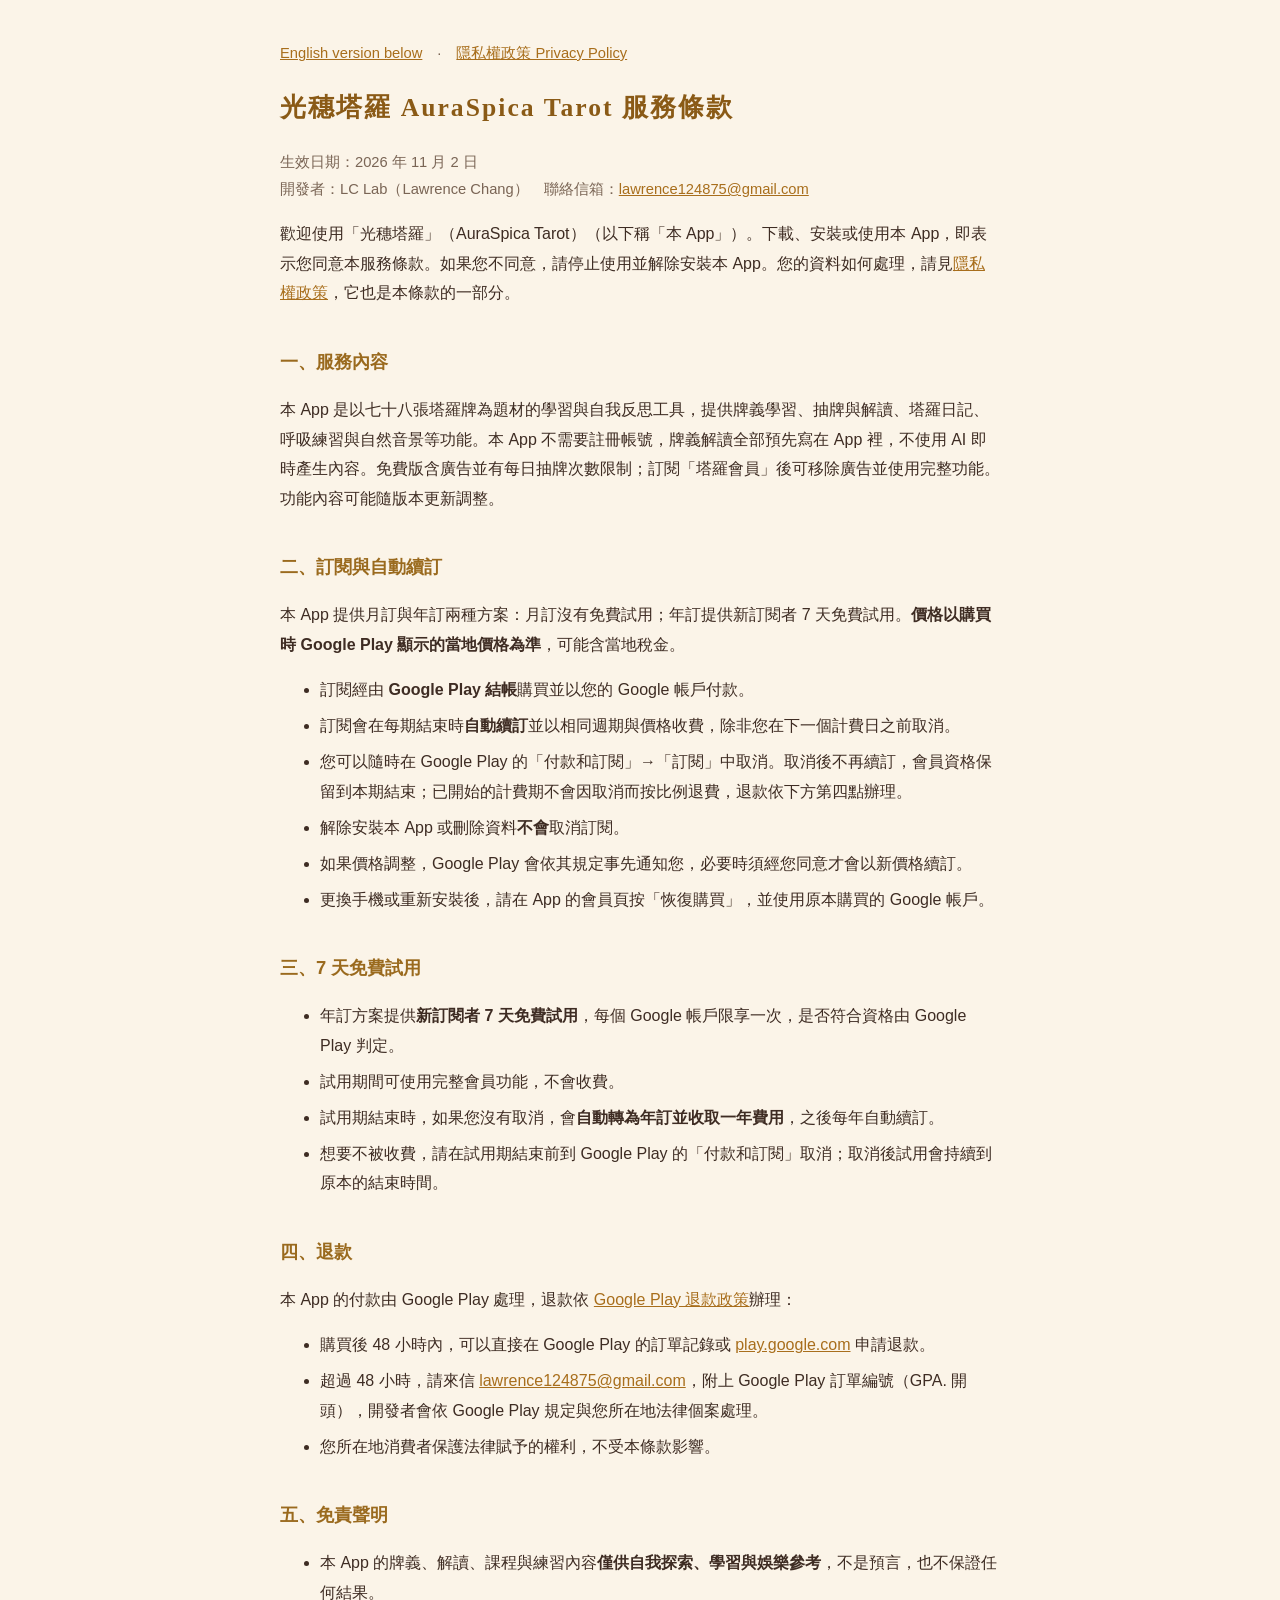
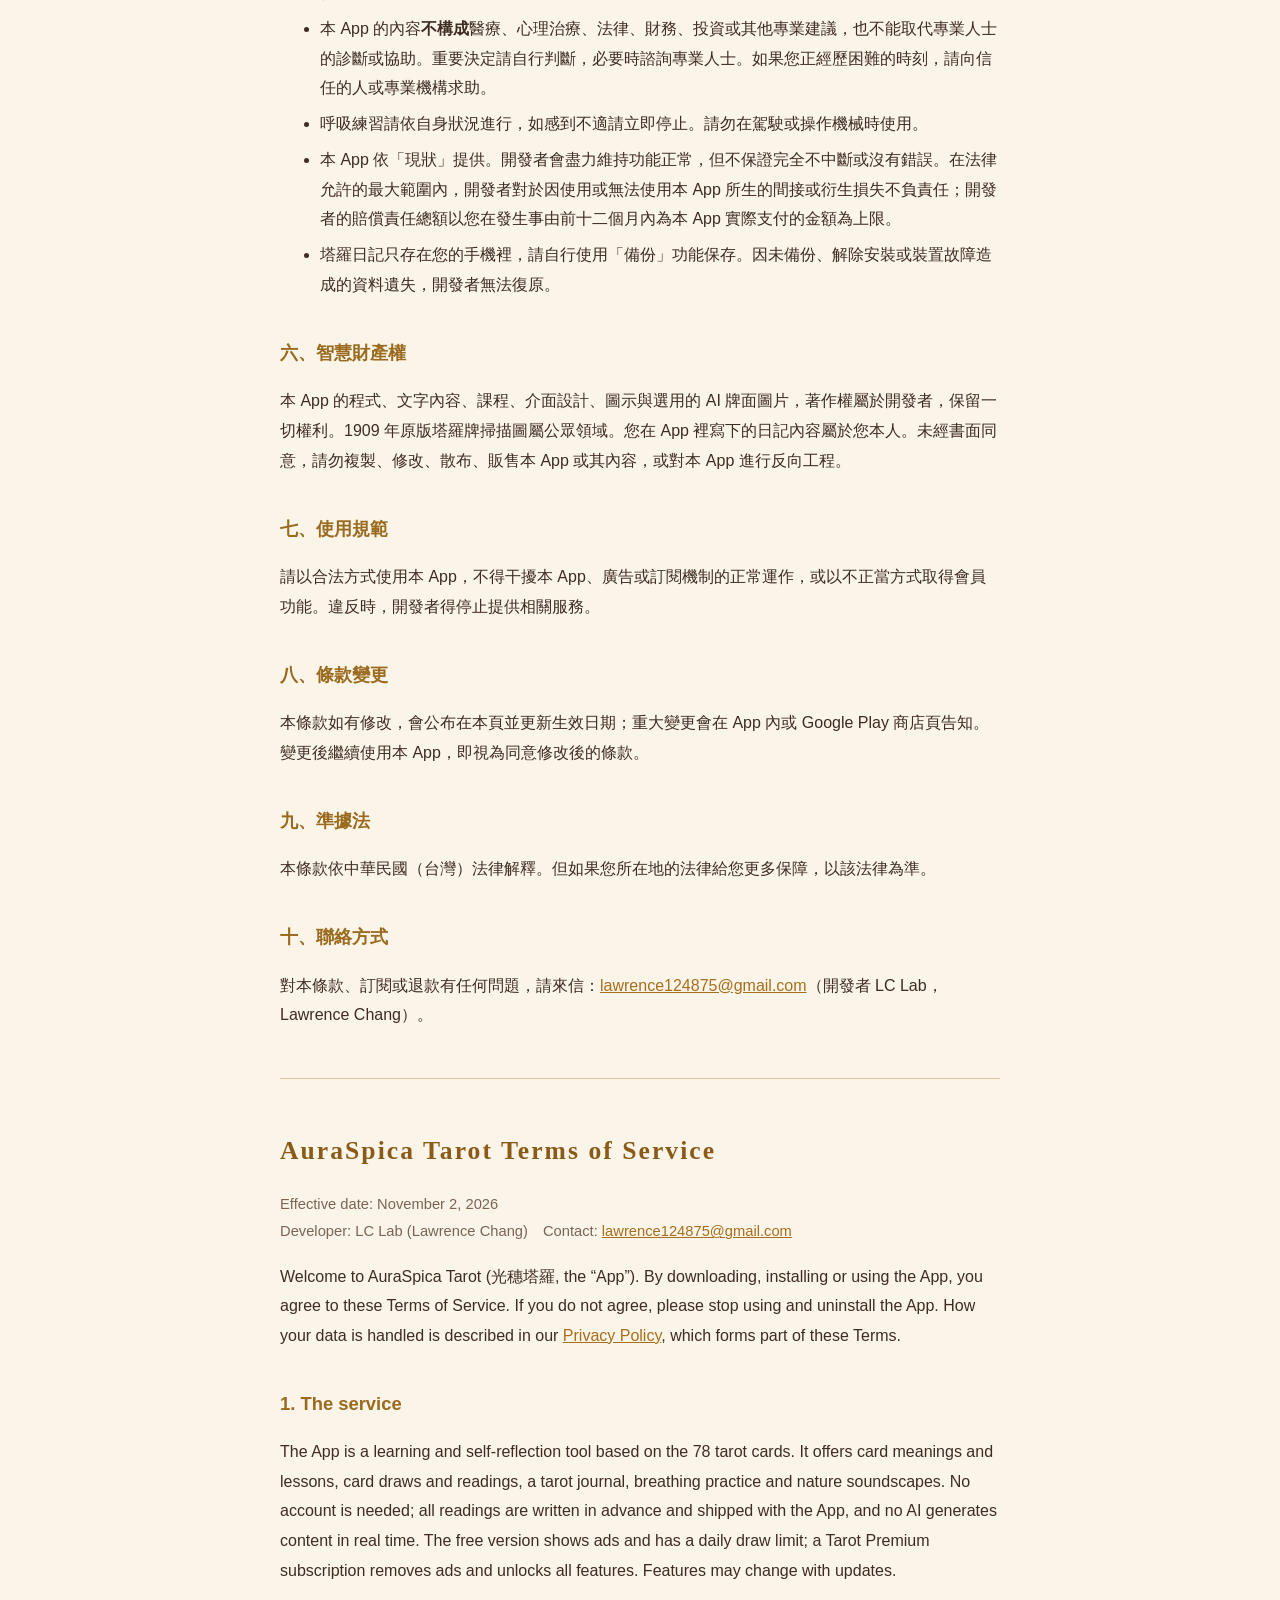
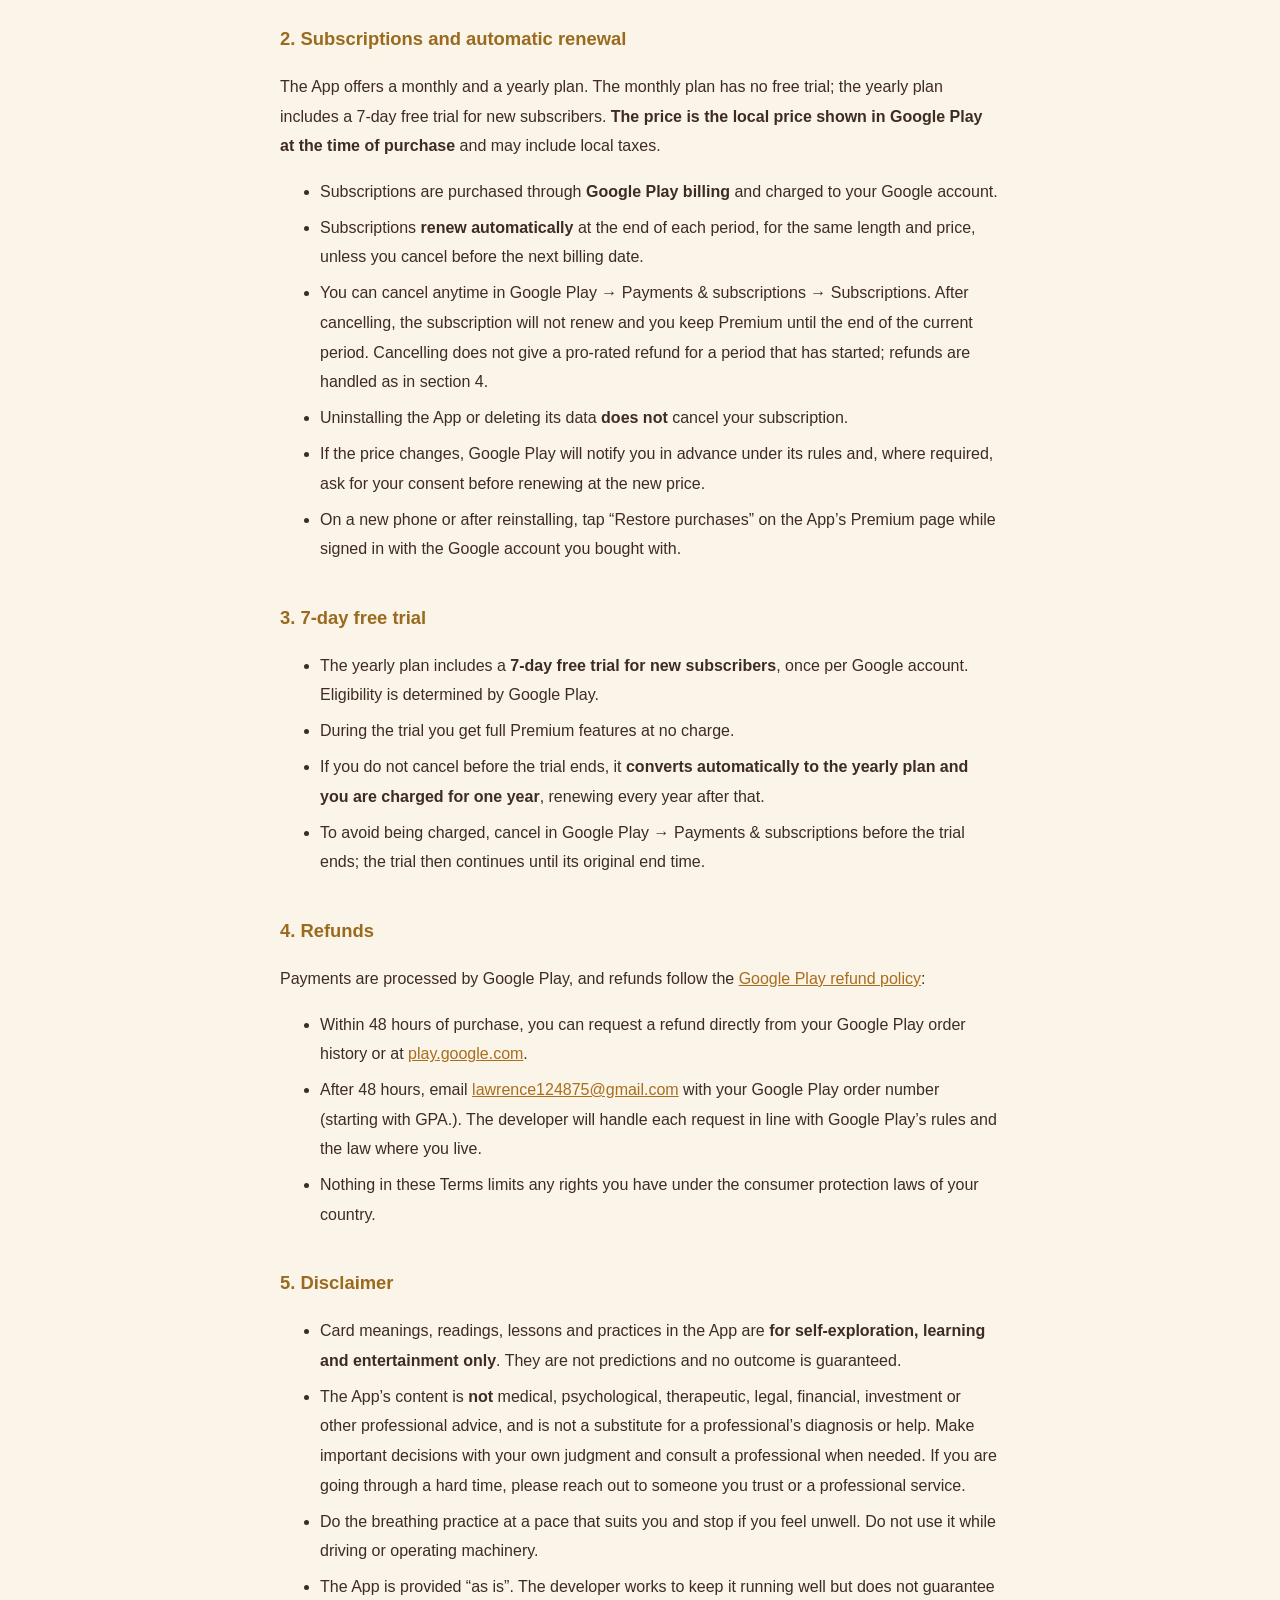
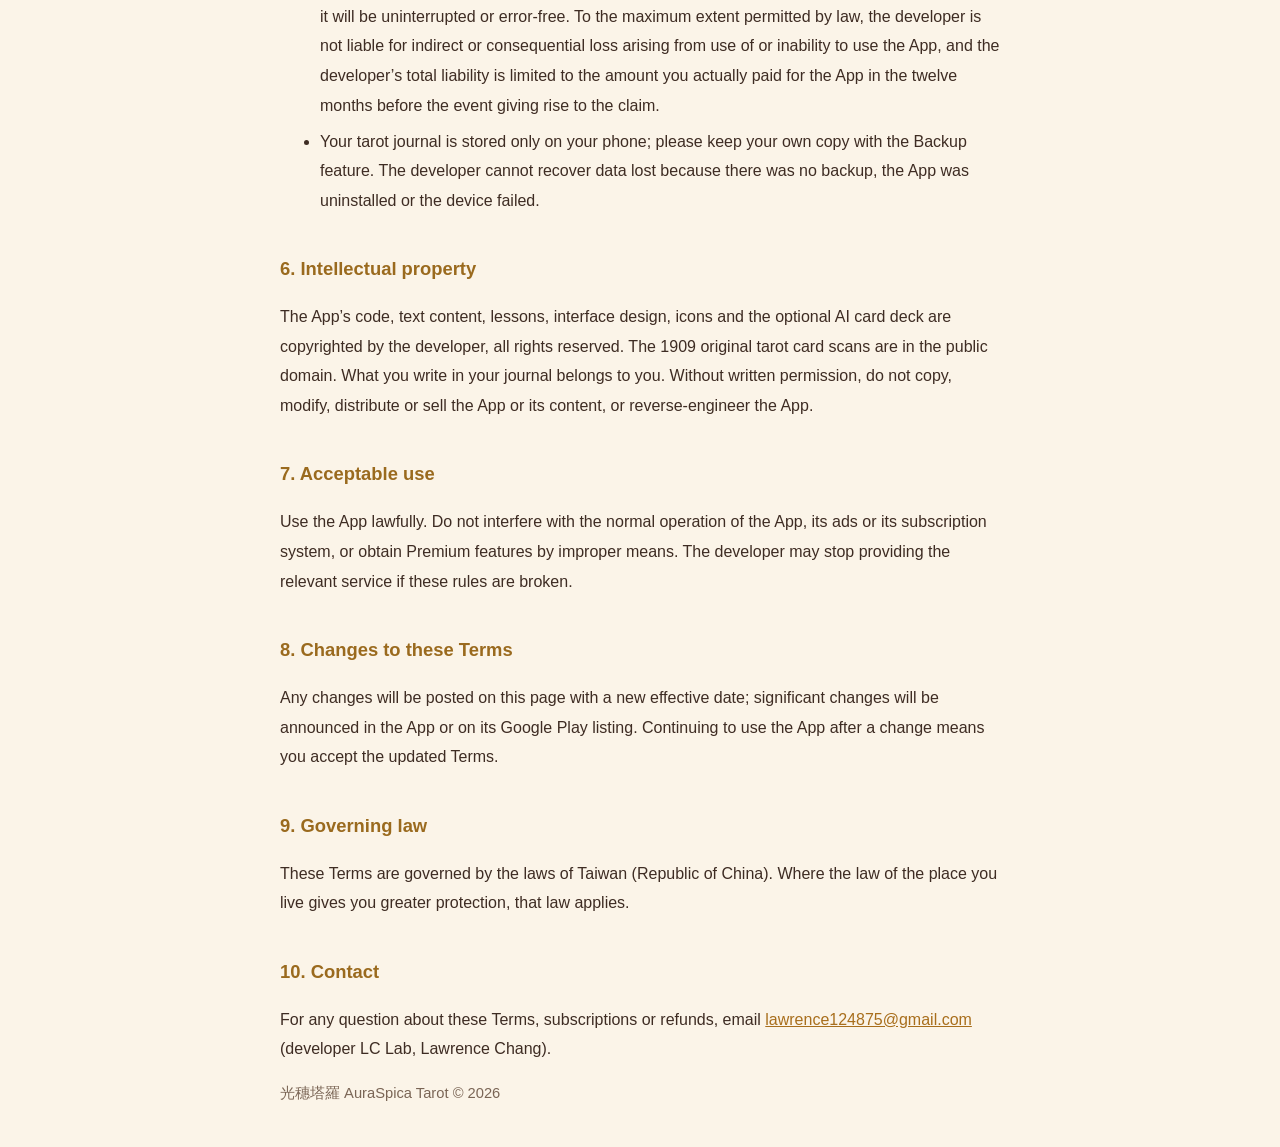
<file: terms/tarot/index.html>
<!DOCTYPE html>
<html lang="zh-Hant">
<head>
<meta charset="UTF-8">
<meta name="viewport" content="width=device-width, initial-scale=1.0">
<link rel="canonical" href="https://lawrence124875.github.io/terms/tarot/">
<title>光穗塔羅 AuraSpica Tarot － 服務條款 Terms of Service</title>
<style>
  :root { color-scheme: light dark; }
  body { font-family: -apple-system, "Noto Sans TC", "PingFang TC", "Microsoft JhengHei", sans-serif; max-width: 720px; margin: 40px auto; padding: 0 20px; line-height: 1.85; color: #3E2C23; background: #FBF4E8; }
  h1 { font-size: 1.6em; font-family: "Noto Serif TC", "Songti TC", serif; color: #8A5A16; letter-spacing: 0.08em; }
  h2 { font-size: 1.15em; margin-top: 2em; color: #9A6A1E; }
  a { color: #A86E1C; }
  li { margin-bottom: 0.4em; }
  hr { border: none; border-top: 1px solid #D9C3A0; margin: 3em 0; }
  .meta, footer { color: #7A6555; font-size: 0.92em; }
  table { border-collapse: collapse; width: 100%; font-size: 0.95em; }
  th, td { border: 1px solid #D9C3A0; padding: 6px 8px; text-align: left; vertical-align: top; }
  @media (prefers-color-scheme: dark) {
    body { color: #EFE3CF; background: #231A15; }
    h1, h2, a { color: #E0A84E; }
    hr, th, td { border-color: #5A4535; }
    .meta, footer { color: #B5A28C; }
  }
</style>
</head>
<body>
<p class="meta"><a href="#en">English version below</a>　·　<a href="https://lawrence124875.github.io/tarot-cards/privacy.html">隱私權政策 Privacy Policy</a></p>

<h1>光穗塔羅 AuraSpica Tarot 服務條款</h1>
<p class="meta">生效日期：2026 年 11 月 2 日<br>
開發者：LC Lab（Lawrence Chang）　聯絡信箱：<a href="mailto:lawrence124875@gmail.com">lawrence124875@gmail.com</a></p>

<p>歡迎使用「光穗塔羅」（AuraSpica Tarot）（以下稱「本 App」）。下載、安裝或使用本 App，即表示您同意本服務條款。如果您不同意，請停止使用並解除安裝本 App。您的資料如何處理，請見<a href="/tarot-cards/privacy.html">隱私權政策</a>，它也是本條款的一部分。</p>

<h2>一、服務內容</h2>
<p>本 App 是以七十八張塔羅牌為題材的學習與自我反思工具，提供牌義學習、抽牌與解讀、塔羅日記、呼吸練習與自然音景等功能。本 App 不需要註冊帳號，牌義解讀全部預先寫在 App 裡，不使用 AI 即時產生內容。免費版含廣告並有每日抽牌次數限制；訂閱「塔羅會員」後可移除廣告並使用完整功能。功能內容可能隨版本更新調整。</p>

<h2>二、訂閱與自動續訂</h2>
<p>本 App 提供月訂與年訂兩種方案：月訂沒有免費試用；年訂提供新訂閱者 7 天免費試用。<strong>價格以購買時 Google Play 顯示的當地價格為準</strong>，可能含當地稅金。</p>
<ul>
  <li>訂閱經由 <strong>Google Play 結帳</strong>購買並以您的 Google 帳戶付款。</li>
  <li>訂閱會在每期結束時<strong>自動續訂</strong>並以相同週期與價格收費，除非您在下一個計費日之前取消。</li>
  <li>您可以隨時在 Google Play 的「付款和訂閱」→「訂閱」中取消。取消後不再續訂，會員資格保留到本期結束；已開始的計費期不會因取消而按比例退費，退款依下方第四點辦理。</li>
  <li>解除安裝本 App 或刪除資料<strong>不會</strong>取消訂閱。</li>
  <li>如果價格調整，Google Play 會依其規定事先通知您，必要時須經您同意才會以新價格續訂。</li>
  <li>更換手機或重新安裝後，請在 App 的會員頁按「恢復購買」，並使用原本購買的 Google 帳戶。</li>
</ul>

<h2>三、7 天免費試用</h2>
<ul>
  <li>年訂方案提供<strong>新訂閱者 7 天免費試用</strong>，每個 Google 帳戶限享一次，是否符合資格由 Google Play 判定。</li>
  <li>試用期間可使用完整會員功能，不會收費。</li>
  <li>試用期結束時，如果您沒有取消，會<strong>自動轉為年訂並收取一年費用</strong>，之後每年自動續訂。</li>
  <li>想要不被收費，請在試用期結束前到 Google Play 的「付款和訂閱」取消；取消後試用會持續到原本的結束時間。</li>
</ul>

<h2>四、退款</h2>
<p>本 App 的付款由 Google Play 處理，退款依 <a href="https://support.google.com/googleplay/answer/2479637" target="_blank" rel="noopener">Google Play 退款政策</a>辦理：</p>
<ul>
  <li>購買後 48 小時內，可以直接在 Google Play 的訂單記錄或 <a href="https://play.google.com/store/account/orderhistory" target="_blank" rel="noopener">play.google.com</a> 申請退款。</li>
  <li>超過 48 小時，請來信 <a href="mailto:lawrence124875@gmail.com">lawrence124875@gmail.com</a>，附上 Google Play 訂單編號（GPA. 開頭），開發者會依 Google Play 規定與您所在地法律個案處理。</li>
  <li>您所在地消費者保護法律賦予的權利，不受本條款影響。</li>
</ul>

<h2>五、免責聲明</h2>
<ul>
  <li>本 App 的牌義、解讀、課程與練習內容<strong>僅供自我探索、學習與娛樂參考</strong>，不是預言，也不保證任何結果。</li>
  <li>本 App 的內容<strong>不構成</strong>醫療、心理治療、法律、財務、投資或其他專業建議，也不能取代專業人士的診斷或協助。重要決定請自行判斷，必要時諮詢專業人士。如果您正經歷困難的時刻，請向信任的人或專業機構求助。</li>
  <li>呼吸練習請依自身狀況進行，如感到不適請立即停止。請勿在駕駛或操作機械時使用。</li>
  <li>本 App 依「現狀」提供。開發者會盡力維持功能正常，但不保證完全不中斷或沒有錯誤。在法律允許的最大範圍內，開發者對於因使用或無法使用本 App 所生的間接或衍生損失不負責任；開發者的賠償責任總額以您在發生事由前十二個月內為本 App 實際支付的金額為上限。</li>
  <li>塔羅日記只存在您的手機裡，請自行使用「備份」功能保存。因未備份、解除安裝或裝置故障造成的資料遺失，開發者無法復原。</li>
</ul>

<h2>六、智慧財產權</h2>
<p>本 App 的程式、文字內容、課程、介面設計、圖示與選用的 AI 牌面圖片，著作權屬於開發者，保留一切權利。1909 年原版塔羅牌掃描圖屬公眾領域。您在 App 裡寫下的日記內容屬於您本人。未經書面同意，請勿複製、修改、散布、販售本 App 或其內容，或對本 App 進行反向工程。</p>

<h2>七、使用規範</h2>
<p>請以合法方式使用本 App，不得干擾本 App、廣告或訂閱機制的正常運作，或以不正當方式取得會員功能。違反時，開發者得停止提供相關服務。</p>

<h2>八、條款變更</h2>
<p>本條款如有修改，會公布在本頁並更新生效日期；重大變更會在 App 內或 Google Play 商店頁告知。變更後繼續使用本 App，即視為同意修改後的條款。</p>

<h2>九、準據法</h2>
<p>本條款依中華民國（台灣）法律解釋。但如果您所在地的法律給您更多保障，以該法律為準。</p>

<h2>十、聯絡方式</h2>
<p>對本條款、訂閱或退款有任何問題，請來信：<a href="mailto:lawrence124875@gmail.com">lawrence124875@gmail.com</a>（開發者 LC Lab，Lawrence Chang）。</p>

<hr>

<h1 id="en">AuraSpica Tarot Terms of Service</h1>
<p class="meta">Effective date: November 2, 2026<br>
Developer: LC Lab (Lawrence Chang)　Contact: <a href="mailto:lawrence124875@gmail.com">lawrence124875@gmail.com</a></p>

<p>Welcome to AuraSpica Tarot (光穗塔羅, the “App”). By downloading, installing or using the App, you agree to these Terms of Service. If you do not agree, please stop using and uninstall the App. How your data is handled is described in our <a href="/tarot-cards/privacy.html#en">Privacy Policy</a>, which forms part of these Terms.</p>

<h2>1. The service</h2>
<p>The App is a learning and self-reflection tool based on the 78 tarot cards. It offers card meanings and lessons, card draws and readings, a tarot journal, breathing practice and nature soundscapes. No account is needed; all readings are written in advance and shipped with the App, and no AI generates content in real time. The free version shows ads and has a daily draw limit; a Tarot Premium subscription removes ads and unlocks all features. Features may change with updates.</p>

<h2>2. Subscriptions and automatic renewal</h2>
<p>The App offers a monthly and a yearly plan. The monthly plan has no free trial; the yearly plan includes a 7-day free trial for new subscribers. <strong>The price is the local price shown in Google Play at the time of purchase</strong> and may include local taxes.</p>
<ul>
  <li>Subscriptions are purchased through <strong>Google Play billing</strong> and charged to your Google account.</li>
  <li>Subscriptions <strong>renew automatically</strong> at the end of each period, for the same length and price, unless you cancel before the next billing date.</li>
  <li>You can cancel anytime in Google Play → Payments &amp; subscriptions → Subscriptions. After cancelling, the subscription will not renew and you keep Premium until the end of the current period. Cancelling does not give a pro-rated refund for a period that has started; refunds are handled as in section 4.</li>
  <li>Uninstalling the App or deleting its data <strong>does not</strong> cancel your subscription.</li>
  <li>If the price changes, Google Play will notify you in advance under its rules and, where required, ask for your consent before renewing at the new price.</li>
  <li>On a new phone or after reinstalling, tap “Restore purchases” on the App’s Premium page while signed in with the Google account you bought with.</li>
</ul>

<h2>3. 7-day free trial</h2>
<ul>
  <li>The yearly plan includes a <strong>7-day free trial for new subscribers</strong>, once per Google account. Eligibility is determined by Google Play.</li>
  <li>During the trial you get full Premium features at no charge.</li>
  <li>If you do not cancel before the trial ends, it <strong>converts automatically to the yearly plan and you are charged for one year</strong>, renewing every year after that.</li>
  <li>To avoid being charged, cancel in Google Play → Payments &amp; subscriptions before the trial ends; the trial then continues until its original end time.</li>
</ul>

<h2>4. Refunds</h2>
<p>Payments are processed by Google Play, and refunds follow the <a href="https://support.google.com/googleplay/answer/2479637" target="_blank" rel="noopener">Google Play refund policy</a>:</p>
<ul>
  <li>Within 48 hours of purchase, you can request a refund directly from your Google Play order history or at <a href="https://play.google.com/store/account/orderhistory" target="_blank" rel="noopener">play.google.com</a>.</li>
  <li>After 48 hours, email <a href="mailto:lawrence124875@gmail.com">lawrence124875@gmail.com</a> with your Google Play order number (starting with GPA.). The developer will handle each request in line with Google Play’s rules and the law where you live.</li>
  <li>Nothing in these Terms limits any rights you have under the consumer protection laws of your country.</li>
</ul>

<h2>5. Disclaimer</h2>
<ul>
  <li>Card meanings, readings, lessons and practices in the App are <strong>for self-exploration, learning and entertainment only</strong>. They are not predictions and no outcome is guaranteed.</li>
  <li>The App’s content is <strong>not</strong> medical, psychological, therapeutic, legal, financial, investment or other professional advice, and is not a substitute for a professional’s diagnosis or help. Make important decisions with your own judgment and consult a professional when needed. If you are going through a hard time, please reach out to someone you trust or a professional service.</li>
  <li>Do the breathing practice at a pace that suits you and stop if you feel unwell. Do not use it while driving or operating machinery.</li>
  <li>The App is provided “as is”. The developer works to keep it running well but does not guarantee it will be uninterrupted or error-free. To the maximum extent permitted by law, the developer is not liable for indirect or consequential loss arising from use of or inability to use the App, and the developer’s total liability is limited to the amount you actually paid for the App in the twelve months before the event giving rise to the claim.</li>
  <li>Your tarot journal is stored only on your phone; please keep your own copy with the Backup feature. The developer cannot recover data lost because there was no backup, the App was uninstalled or the device failed.</li>
</ul>

<h2>6. Intellectual property</h2>
<p>The App’s code, text content, lessons, interface design, icons and the optional AI card deck are copyrighted by the developer, all rights reserved. The 1909 original tarot card scans are in the public domain. What you write in your journal belongs to you. Without written permission, do not copy, modify, distribute or sell the App or its content, or reverse-engineer the App.</p>

<h2>7. Acceptable use</h2>
<p>Use the App lawfully. Do not interfere with the normal operation of the App, its ads or its subscription system, or obtain Premium features by improper means. The developer may stop providing the relevant service if these rules are broken.</p>

<h2>8. Changes to these Terms</h2>
<p>Any changes will be posted on this page with a new effective date; significant changes will be announced in the App or on its Google Play listing. Continuing to use the App after a change means you accept the updated Terms.</p>

<h2>9. Governing law</h2>
<p>These Terms are governed by the laws of Taiwan (Republic of China). Where the law of the place you live gives you greater protection, that law applies.</p>

<h2>10. Contact</h2>
<p>For any question about these Terms, subscriptions or refunds, email <a href="mailto:lawrence124875@gmail.com">lawrence124875@gmail.com</a> (developer LC Lab, Lawrence Chang).</p>

<footer>光穗塔羅 AuraSpica Tarot © 2026</footer>
</body>
</html>
</file>
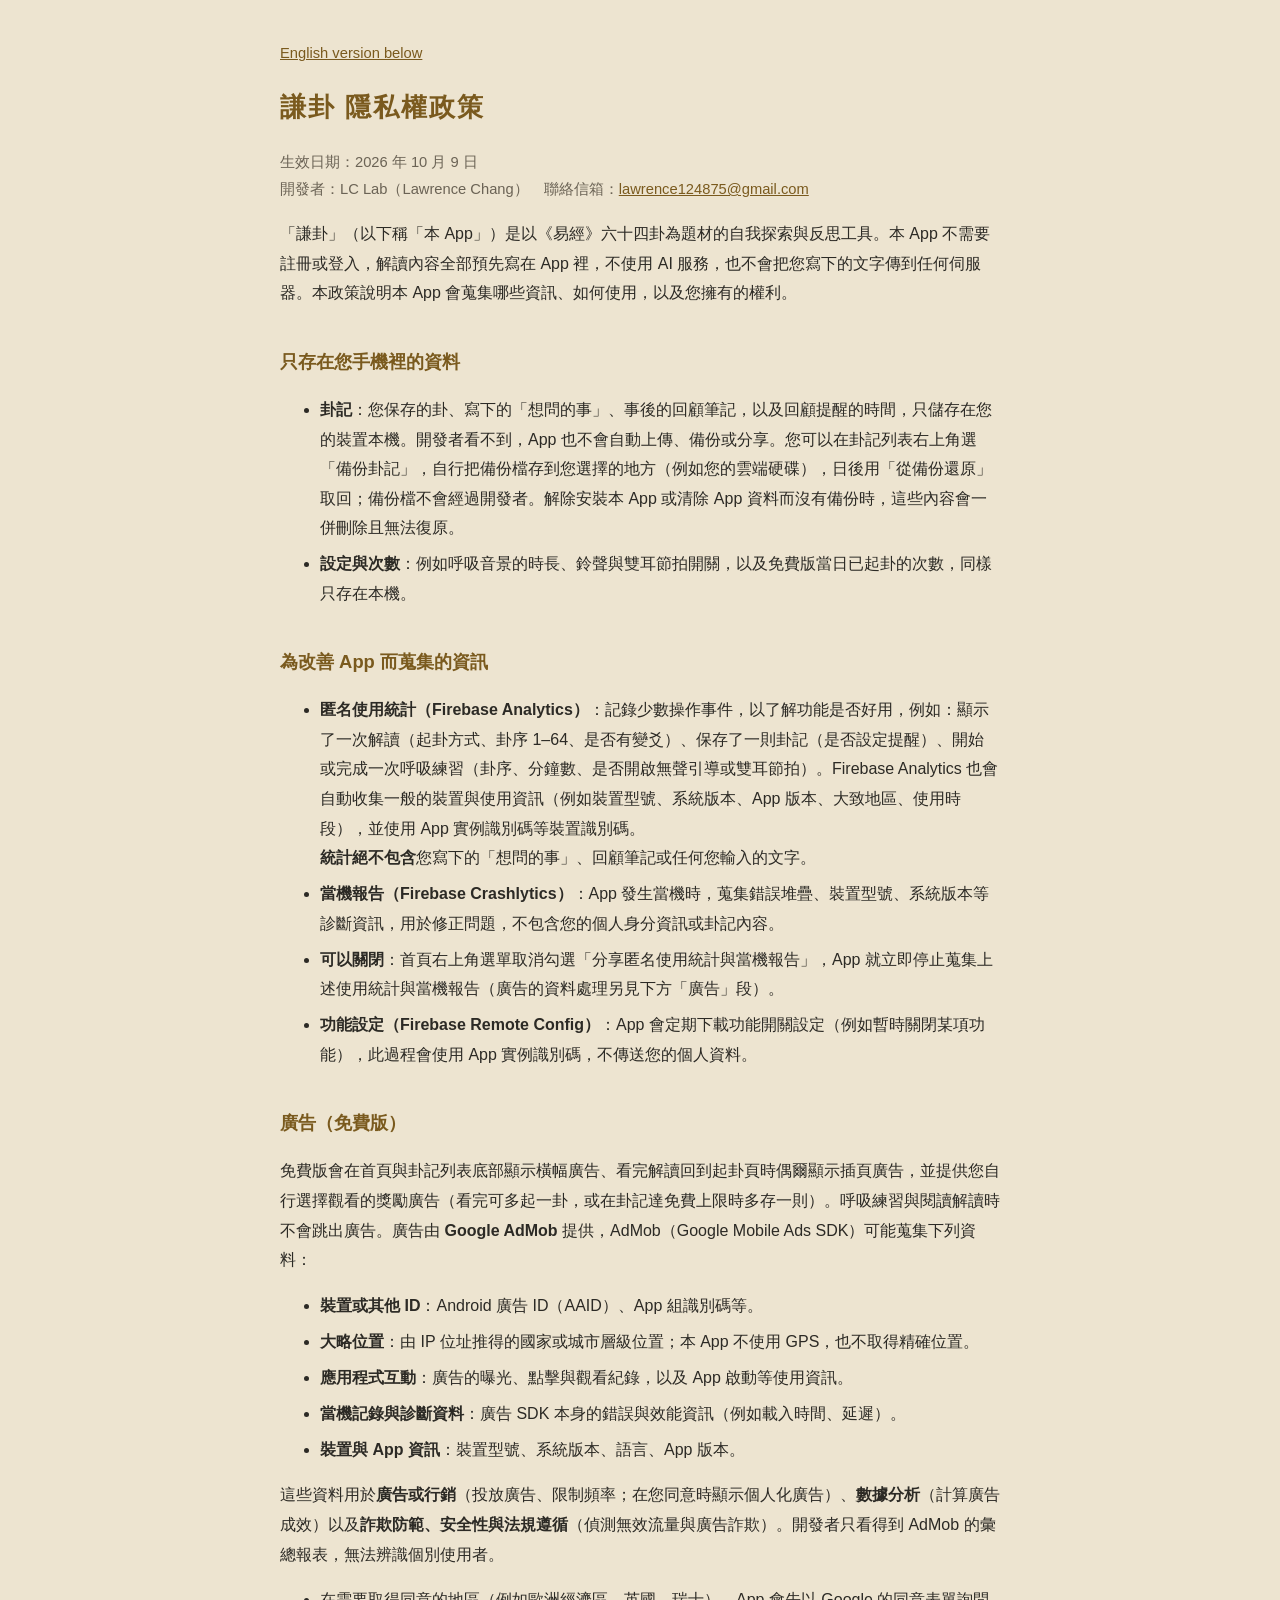
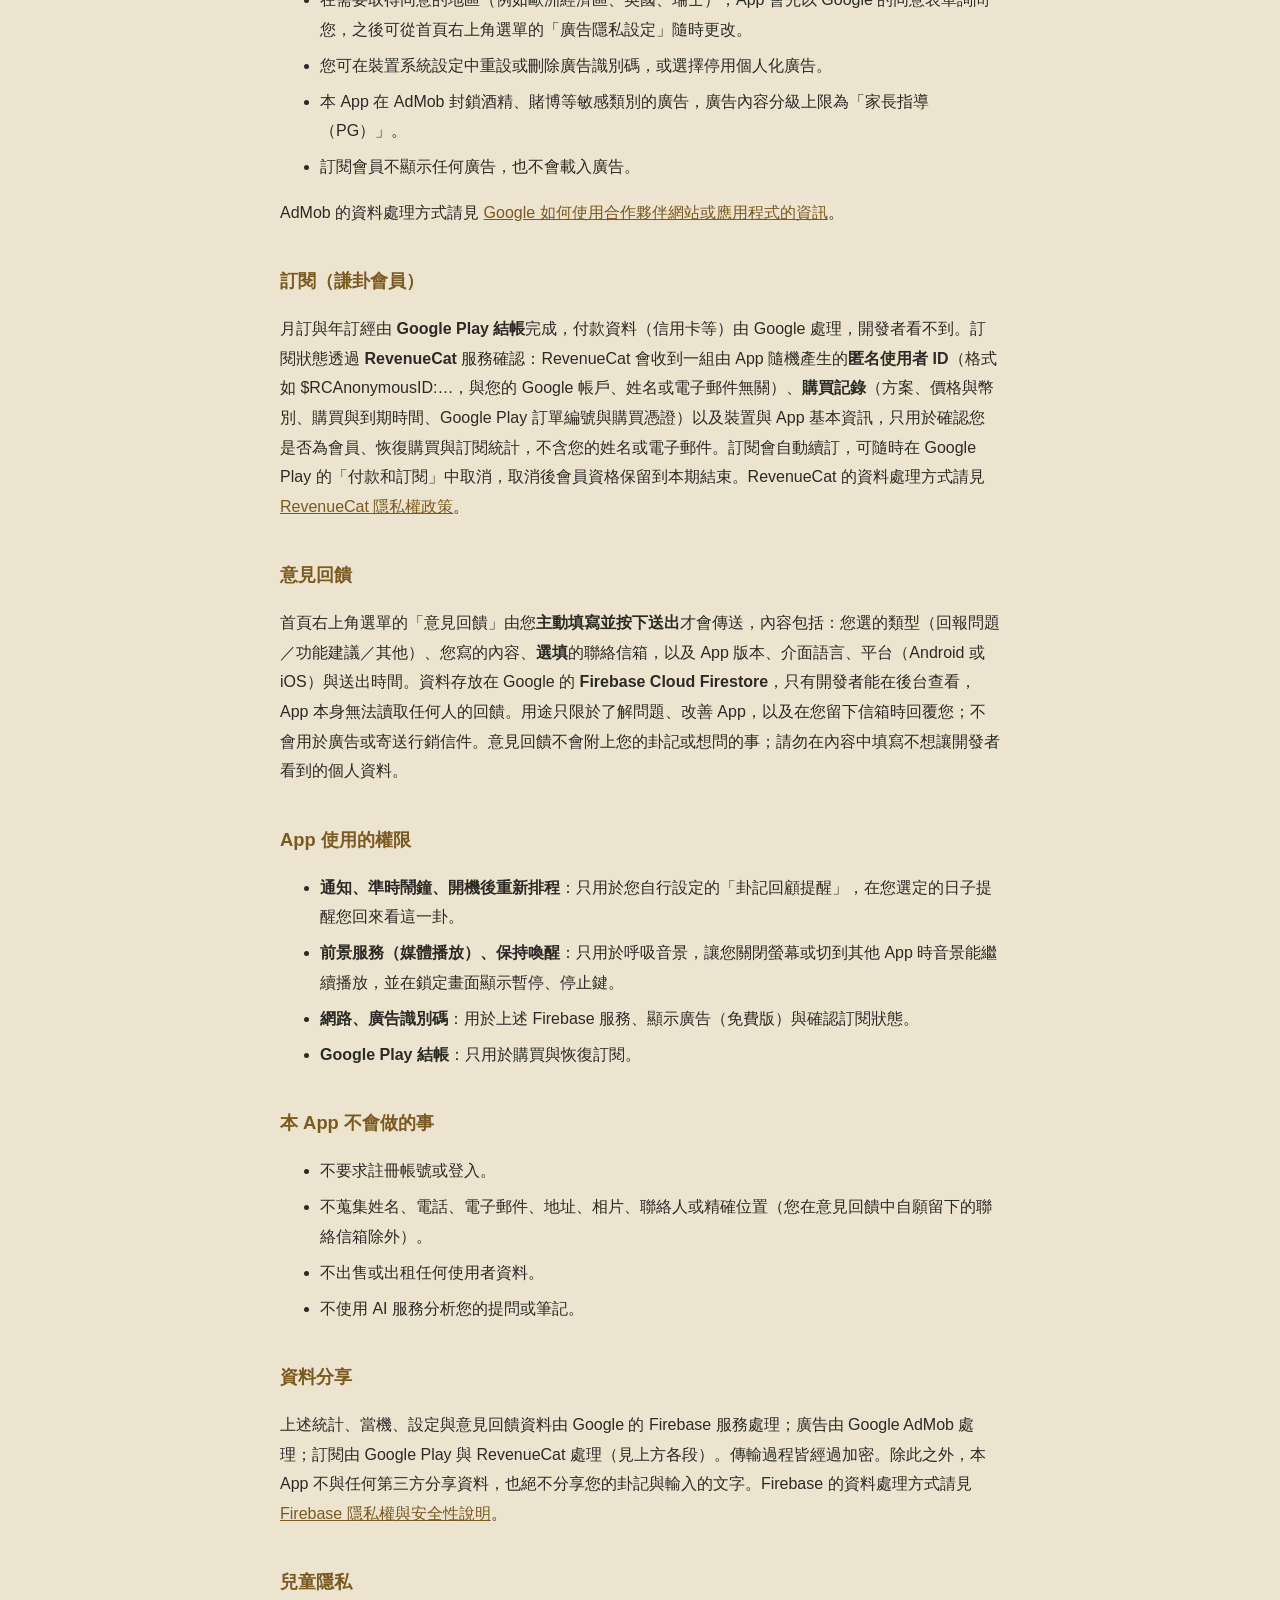
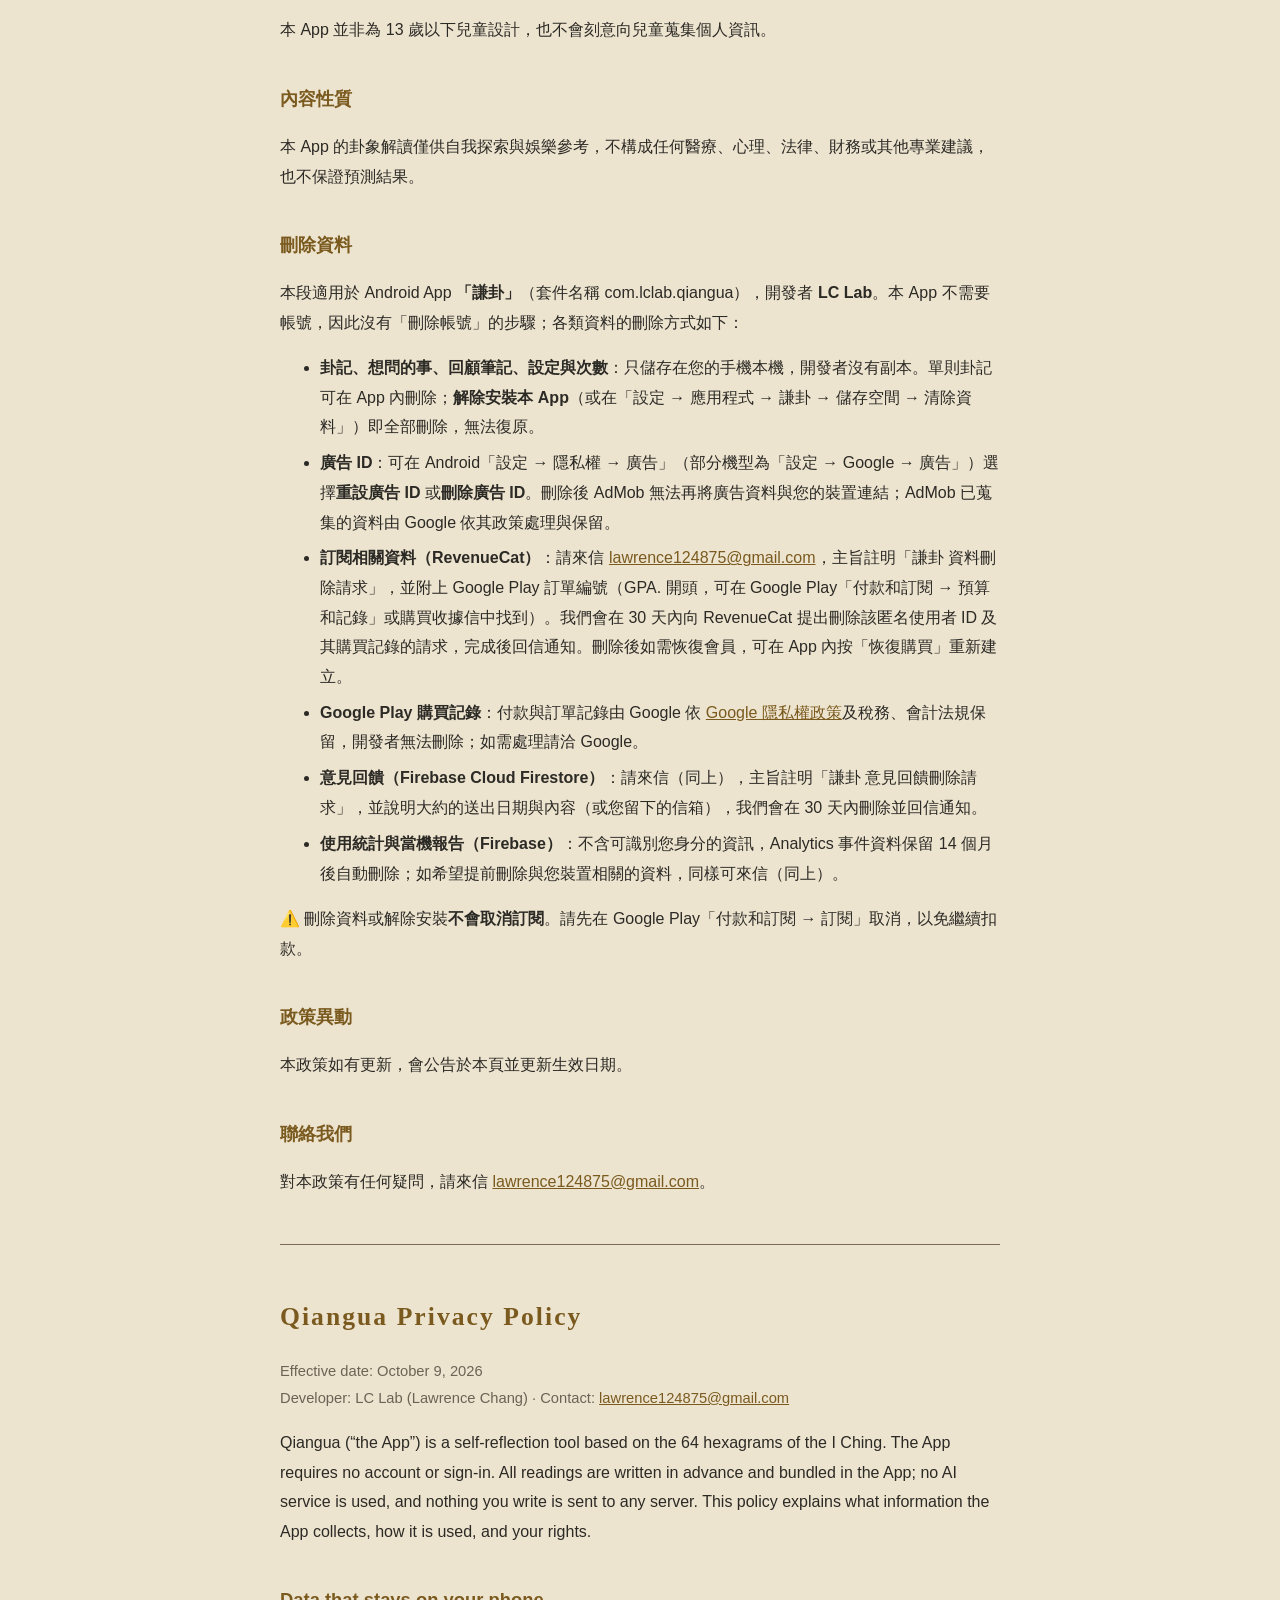
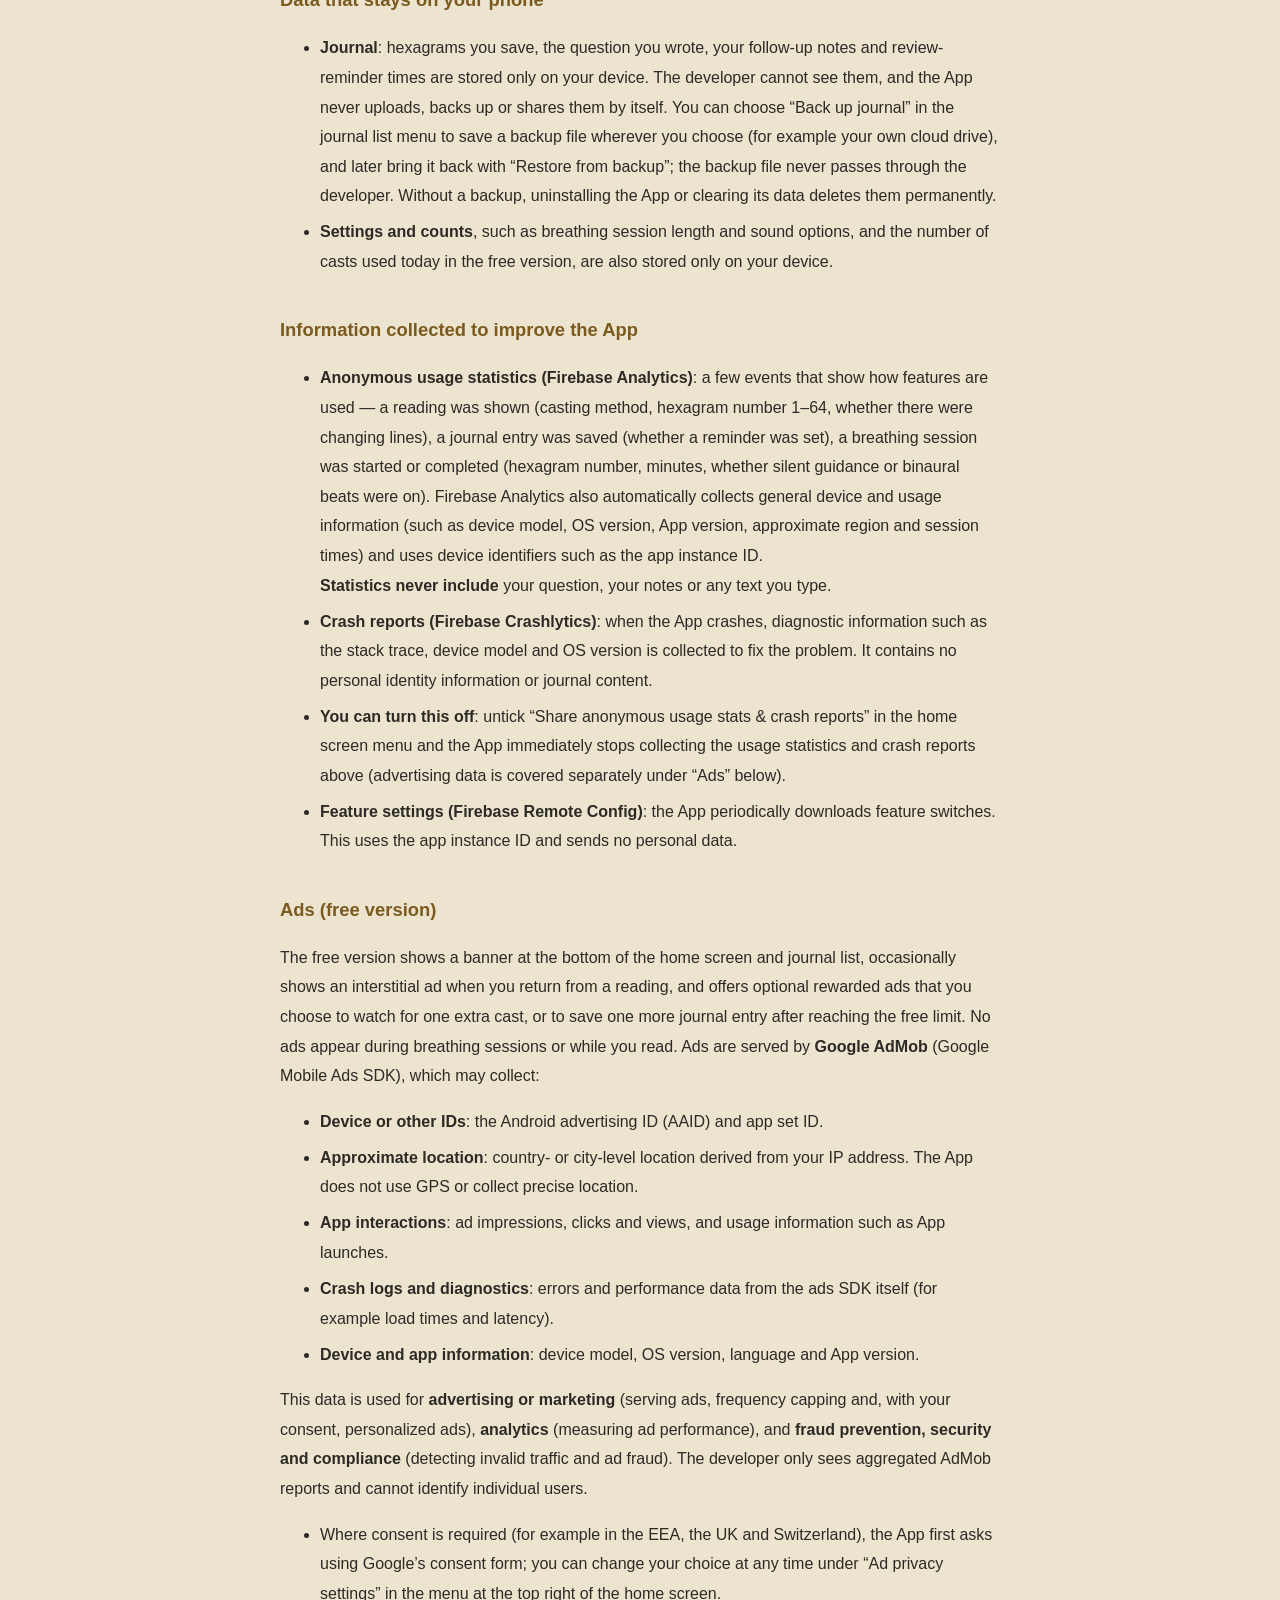
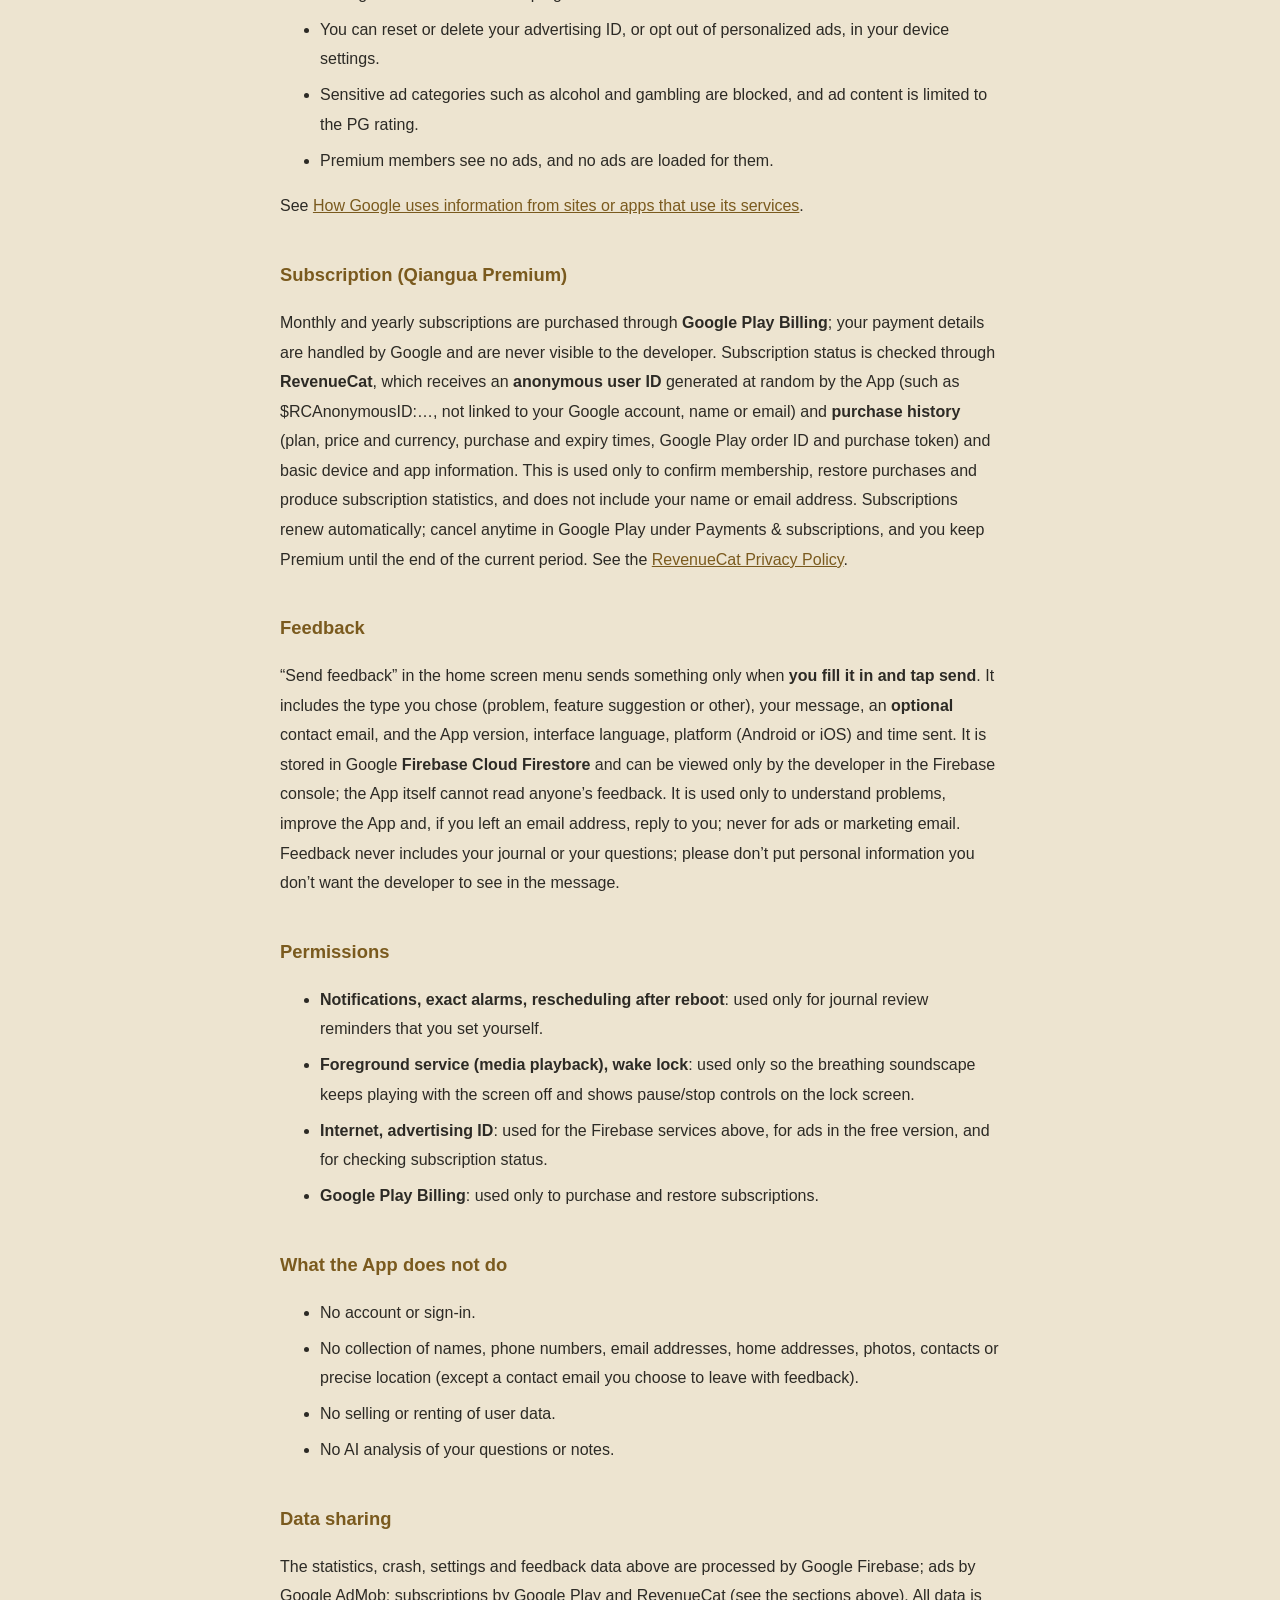
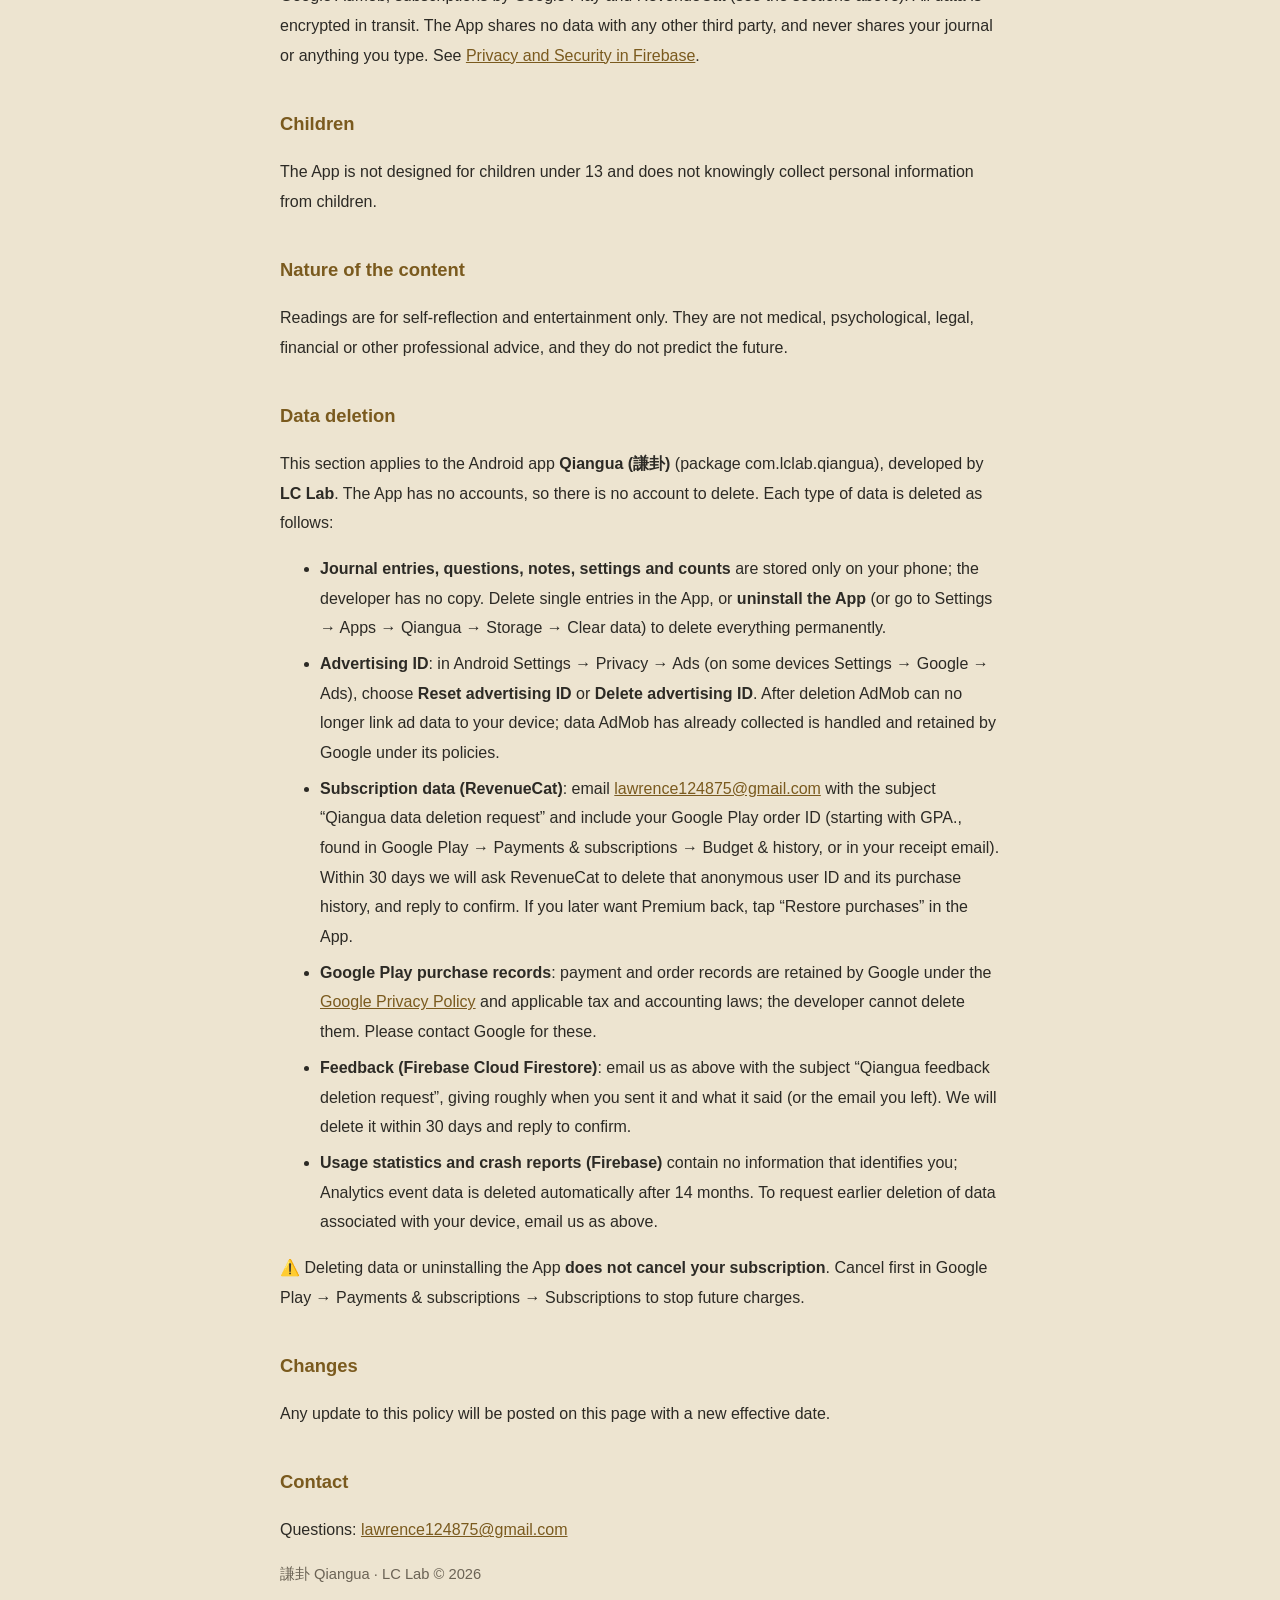
<file: iching-cards/privacy.html>
<!DOCTYPE html>
<html lang="zh-Hant">
<head>
<meta charset="UTF-8">
<meta name="viewport" content="width=device-width, initial-scale=1.0">
<title>謙卦 Qiangua － 隱私權政策 Privacy Policy</title>
<style>
  :root { color-scheme: dark light; }
  body { font-family: -apple-system, "Noto Sans TC", "PingFang TC", "Microsoft JhengHei", sans-serif; max-width: 720px; margin: 40px auto; padding: 0 20px; line-height: 1.85; color: #E8D9B0; background: #1C1B22; }
  h1 { font-size: 1.6em; font-family: "Noto Serif TC", "Songti TC", serif; color: #D8B56A; letter-spacing: 0.08em; }
  h2 { font-size: 1.15em; margin-top: 2em; color: #C9A45C; }
  a { color: #D8B56A; }
  li { margin-bottom: 0.4em; }
  hr { border: none; border-top: 1px solid #7E6A52; margin: 3em 0; }
  .meta, footer { color: #A89F8C; font-size: 0.92em; }
  table { border-collapse: collapse; width: 100%; font-size: 0.95em; }
  th, td { border: 1px solid #7E6A52; padding: 6px 8px; text-align: left; vertical-align: top; }
  @media (prefers-color-scheme: light) {
    body { color: #2C2A25; background: #EDE4D0; }
    h1, h2, a { color: #7A5A1E; }
    .meta, footer { color: #6B6355; }
  }
</style>
</head>
<body>
<p class="meta"><a href="#en">English version below</a></p>

<h1>謙卦 隱私權政策</h1>
<p class="meta">生效日期：2026 年 10 月 9 日<br>
開發者：LC Lab（Lawrence Chang）　聯絡信箱：<a href="mailto:lawrence124875@gmail.com">lawrence124875@gmail.com</a></p>

<p>「謙卦」（以下稱「本 App」）是以《易經》六十四卦為題材的自我探索與反思工具。本 App 不需要註冊或登入，解讀內容全部預先寫在 App 裡，不使用 AI 服務，也不會把您寫下的文字傳到任何伺服器。本政策說明本 App 會蒐集哪些資訊、如何使用，以及您擁有的權利。</p>

<h2>只存在您手機裡的資料</h2>
<ul>
  <li><strong>卦記</strong>：您保存的卦、寫下的「想問的事」、事後的回顧筆記，以及回顧提醒的時間，只儲存在您的裝置本機。開發者看不到，App 也不會自動上傳、備份或分享。您可以在卦記列表右上角選「備份卦記」，自行把備份檔存到您選擇的地方（例如您的雲端硬碟），日後用「從備份還原」取回；備份檔不會經過開發者。解除安裝本 App 或清除 App 資料而沒有備份時，這些內容會一併刪除且無法復原。</li>
  <li><strong>設定與次數</strong>：例如呼吸音景的時長、鈴聲與雙耳節拍開關，以及免費版當日已起卦的次數，同樣只存在本機。</li>
</ul>

<h2>為改善 App 而蒐集的資訊</h2>
<ul>
  <li><strong>匿名使用統計（Firebase Analytics）</strong>：記錄少數操作事件，以了解功能是否好用，例如：顯示了一次解讀（起卦方式、卦序 1–64、是否有變爻）、保存了一則卦記（是否設定提醒）、開始或完成一次呼吸練習（卦序、分鐘數、是否開啟無聲引導或雙耳節拍）。Firebase Analytics 也會自動收集一般的裝置與使用資訊（例如裝置型號、系統版本、App 版本、大致地區、使用時段），並使用 App 實例識別碼等裝置識別碼。<br>
  <strong>統計絕不包含</strong>您寫下的「想問的事」、回顧筆記或任何您輸入的文字。</li>
  <li><strong>當機報告（Firebase Crashlytics）</strong>：App 發生當機時，蒐集錯誤堆疊、裝置型號、系統版本等診斷資訊，用於修正問題，不包含您的個人身分資訊或卦記內容。</li>
  <li><strong>可以關閉</strong>：首頁右上角選單取消勾選「分享匿名使用統計與當機報告」，App 就立即停止蒐集上述使用統計與當機報告（廣告的資料處理另見下方「廣告」段）。</li>
  <li><strong>功能設定（Firebase Remote Config）</strong>：App 會定期下載功能開關設定（例如暫時關閉某項功能），此過程會使用 App 實例識別碼，不傳送您的個人資料。</li>
</ul>

<h2>廣告（免費版）</h2>
<p>免費版會在首頁與卦記列表底部顯示橫幅廣告、看完解讀回到起卦頁時偶爾顯示插頁廣告，並提供您自行選擇觀看的獎勵廣告（看完可多起一卦，或在卦記達免費上限時多存一則）。呼吸練習與閱讀解讀時不會跳出廣告。廣告由 <strong>Google AdMob</strong> 提供，AdMob（Google Mobile Ads SDK）可能蒐集下列資料：</p>
<ul>
  <li><strong>裝置或其他 ID</strong>：Android 廣告 ID（AAID）、App 組識別碼等。</li>
  <li><strong>大略位置</strong>：由 IP 位址推得的國家或城市層級位置；本 App 不使用 GPS，也不取得精確位置。</li>
  <li><strong>應用程式互動</strong>：廣告的曝光、點擊與觀看紀錄，以及 App 啟動等使用資訊。</li>
  <li><strong>當機記錄與診斷資料</strong>：廣告 SDK 本身的錯誤與效能資訊（例如載入時間、延遲）。</li>
  <li><strong>裝置與 App 資訊</strong>：裝置型號、系統版本、語言、App 版本。</li>
</ul>
<p>這些資料用於<strong>廣告或行銷</strong>（投放廣告、限制頻率；在您同意時顯示個人化廣告）、<strong>數據分析</strong>（計算廣告成效）以及<strong>詐欺防範、安全性與法規遵循</strong>（偵測無效流量與廣告詐欺）。開發者只看得到 AdMob 的彙總報表，無法辨識個別使用者。</p>
<ul>
  <li>在需要取得同意的地區（例如歐洲經濟區、英國、瑞士），App 會先以 Google 的同意表單詢問您，之後可從首頁右上角選單的「廣告隱私設定」隨時更改。</li>
  <li>您可在裝置系統設定中重設或刪除廣告識別碼，或選擇停用個人化廣告。</li>
  <li>本 App 在 AdMob 封鎖酒精、賭博等敏感類別的廣告，廣告內容分級上限為「家長指導（PG）」。</li>
  <li>訂閱會員不顯示任何廣告，也不會載入廣告。</li>
</ul>
<p>AdMob 的資料處理方式請見 <a href="https://policies.google.com/technologies/partner-sites" target="_blank" rel="noopener">Google 如何使用合作夥伴網站或應用程式的資訊</a>。</p>

<h2>訂閱（謙卦會員）</h2>
<p>月訂與年訂經由 <strong>Google Play 結帳</strong>完成，付款資料（信用卡等）由 Google 處理，開發者看不到。訂閱狀態透過 <strong>RevenueCat</strong> 服務確認：RevenueCat 會收到一組由 App 隨機產生的<strong>匿名使用者 ID</strong>（格式如 $RCAnonymousID:…，與您的 Google 帳戶、姓名或電子郵件無關）、<strong>購買記錄</strong>（方案、價格與幣別、購買與到期時間、Google Play 訂單編號與購買憑證）以及裝置與 App 基本資訊，只用於確認您是否為會員、恢復購買與訂閱統計，不含您的姓名或電子郵件。訂閱會自動續訂，可隨時在 Google Play 的「付款和訂閱」中取消，取消後會員資格保留到本期結束。RevenueCat 的資料處理方式請見 <a href="https://www.revenuecat.com/privacy" target="_blank" rel="noopener">RevenueCat 隱私權政策</a>。</p>

<h2>意見回饋</h2>
<p>首頁右上角選單的「意見回饋」由您<strong>主動填寫並按下送出</strong>才會傳送，內容包括：您選的類型（回報問題／功能建議／其他）、您寫的內容、<strong>選填</strong>的聯絡信箱，以及 App 版本、介面語言、平台（Android 或 iOS）與送出時間。資料存放在 Google 的 <strong>Firebase Cloud Firestore</strong>，只有開發者能在後台查看，App 本身無法讀取任何人的回饋。用途只限於了解問題、改善 App，以及在您留下信箱時回覆您；不會用於廣告或寄送行銷信件。意見回饋不會附上您的卦記或想問的事；請勿在內容中填寫不想讓開發者看到的個人資料。</p>

<h2>App 使用的權限</h2>
<ul>
  <li><strong>通知、準時鬧鐘、開機後重新排程</strong>：只用於您自行設定的「卦記回顧提醒」，在您選定的日子提醒您回來看這一卦。</li>
  <li><strong>前景服務（媒體播放）、保持喚醒</strong>：只用於呼吸音景，讓您關閉螢幕或切到其他 App 時音景能繼續播放，並在鎖定畫面顯示暫停、停止鍵。</li>
  <li><strong>網路、廣告識別碼</strong>：用於上述 Firebase 服務、顯示廣告（免費版）與確認訂閱狀態。</li>
  <li><strong>Google Play 結帳</strong>：只用於購買與恢復訂閱。</li>
</ul>

<h2>本 App 不會做的事</h2>
<ul>
  <li>不要求註冊帳號或登入。</li>
  <li>不蒐集姓名、電話、電子郵件、地址、相片、聯絡人或精確位置（您在意見回饋中自願留下的聯絡信箱除外）。</li>
  <li>不出售或出租任何使用者資料。</li>
  <li>不使用 AI 服務分析您的提問或筆記。</li>
</ul>

<h2>資料分享</h2>
<p>上述統計、當機、設定與意見回饋資料由 Google 的 Firebase 服務處理；廣告由 Google AdMob 處理；訂閱由 Google Play 與 RevenueCat 處理（見上方各段）。傳輸過程皆經過加密。除此之外，本 App 不與任何第三方分享資料，也絕不分享您的卦記與輸入的文字。Firebase 的資料處理方式請見 <a href="https://firebase.google.com/support/privacy" target="_blank" rel="noopener">Firebase 隱私權與安全性說明</a>。</p>

<h2>兒童隱私</h2>
<p>本 App 並非為 13 歲以下兒童設計，也不會刻意向兒童蒐集個人資訊。</p>

<h2>內容性質</h2>
<p>本 App 的卦象解讀僅供自我探索與娛樂參考，不構成任何醫療、心理、法律、財務或其他專業建議，也不保證預測結果。</p>

<h2 id="data-deletion">刪除資料</h2>
<p>本段適用於 Android App <strong>「謙卦」</strong>（套件名稱 com.lclab.qiangua），開發者 <strong>LC Lab</strong>。本 App 不需要帳號，因此沒有「刪除帳號」的步驟；各類資料的刪除方式如下：</p>
<ul>
  <li><strong>卦記、想問的事、回顧筆記、設定與次數</strong>：只儲存在您的手機本機，開發者沒有副本。單則卦記可在 App 內刪除；<strong>解除安裝本 App</strong>（或在「設定 → 應用程式 → 謙卦 → 儲存空間 → 清除資料」）即全部刪除，無法復原。</li>
  <li><strong>廣告 ID</strong>：可在 Android「設定 → 隱私權 → 廣告」（部分機型為「設定 → Google → 廣告」）選擇<strong>重設廣告 ID</strong> 或<strong>刪除廣告 ID</strong>。刪除後 AdMob 無法再將廣告資料與您的裝置連結；AdMob 已蒐集的資料由 Google 依其政策處理與保留。</li>
  <li><strong>訂閱相關資料（RevenueCat）</strong>：請來信 <a href="mailto:lawrence124875@gmail.com">lawrence124875@gmail.com</a>，主旨註明「謙卦 資料刪除請求」，並附上 Google Play 訂單編號（GPA. 開頭，可在 Google Play「付款和訂閱 → 預算和記錄」或購買收據信中找到）。我們會在 30 天內向 RevenueCat 提出刪除該匿名使用者 ID 及其購買記錄的請求，完成後回信通知。刪除後如需恢復會員，可在 App 內按「恢復購買」重新建立。</li>
  <li><strong>Google Play 購買記錄</strong>：付款與訂單記錄由 Google 依 <a href="https://policies.google.com/privacy" target="_blank" rel="noopener">Google 隱私權政策</a>及稅務、會計法規保留，開發者無法刪除；如需處理請洽 Google。</li>
  <li><strong>意見回饋（Firebase Cloud Firestore）</strong>：請來信（同上），主旨註明「謙卦 意見回饋刪除請求」，並說明大約的送出日期與內容（或您留下的信箱），我們會在 30 天內刪除並回信通知。</li>
  <li><strong>使用統計與當機報告（Firebase）</strong>：不含可識別您身分的資訊，Analytics 事件資料保留 14 個月後自動刪除；如希望提前刪除與您裝置相關的資料，同樣可來信（同上）。</li>
</ul>
<p>⚠️ 刪除資料或解除安裝<strong>不會取消訂閱</strong>。請先在 Google Play「付款和訂閱 → 訂閱」取消，以免繼續扣款。</p>

<h2>政策異動</h2>
<p>本政策如有更新，會公告於本頁並更新生效日期。</p>

<h2>聯絡我們</h2>
<p>對本政策有任何疑問，請來信 <a href="mailto:lawrence124875@gmail.com">lawrence124875@gmail.com</a>。</p>

<hr>

<h1 id="en">Qiangua Privacy Policy</h1>
<p class="meta">Effective date: October 9, 2026<br>
Developer: LC Lab (Lawrence Chang) · Contact: <a href="mailto:lawrence124875@gmail.com">lawrence124875@gmail.com</a></p>

<p>Qiangua (“the App”) is a self-reflection tool based on the 64 hexagrams of the I Ching. The App requires no account or sign-in. All readings are written in advance and bundled in the App; no AI service is used, and nothing you write is sent to any server. This policy explains what information the App collects, how it is used, and your rights.</p>

<h2>Data that stays on your phone</h2>
<ul>
  <li><strong>Journal</strong>: hexagrams you save, the question you wrote, your follow-up notes and review-reminder times are stored only on your device. The developer cannot see them, and the App never uploads, backs up or shares them by itself. You can choose “Back up journal” in the journal list menu to save a backup file wherever you choose (for example your own cloud drive), and later bring it back with “Restore from backup”; the backup file never passes through the developer. Without a backup, uninstalling the App or clearing its data deletes them permanently.</li>
  <li><strong>Settings and counts</strong>, such as breathing session length and sound options, and the number of casts used today in the free version, are also stored only on your device.</li>
</ul>

<h2>Information collected to improve the App</h2>
<ul>
  <li><strong>Anonymous usage statistics (Firebase Analytics)</strong>: a few events that show how features are used — a reading was shown (casting method, hexagram number 1–64, whether there were changing lines), a journal entry was saved (whether a reminder was set), a breathing session was started or completed (hexagram number, minutes, whether silent guidance or binaural beats were on). Firebase Analytics also automatically collects general device and usage information (such as device model, OS version, App version, approximate region and session times) and uses device identifiers such as the app instance ID.<br>
  <strong>Statistics never include</strong> your question, your notes or any text you type.</li>
  <li><strong>Crash reports (Firebase Crashlytics)</strong>: when the App crashes, diagnostic information such as the stack trace, device model and OS version is collected to fix the problem. It contains no personal identity information or journal content.</li>
  <li><strong>You can turn this off</strong>: untick “Share anonymous usage stats &amp; crash reports” in the home screen menu and the App immediately stops collecting the usage statistics and crash reports above (advertising data is covered separately under “Ads” below).</li>
  <li><strong>Feature settings (Firebase Remote Config)</strong>: the App periodically downloads feature switches. This uses the app instance ID and sends no personal data.</li>
</ul>

<h2>Ads (free version)</h2>
<p>The free version shows a banner at the bottom of the home screen and journal list, occasionally shows an interstitial ad when you return from a reading, and offers optional rewarded ads that you choose to watch for one extra cast, or to save one more journal entry after reaching the free limit. No ads appear during breathing sessions or while you read. Ads are served by <strong>Google AdMob</strong> (Google Mobile Ads SDK), which may collect:</p>
<ul>
  <li><strong>Device or other IDs</strong>: the Android advertising ID (AAID) and app set ID.</li>
  <li><strong>Approximate location</strong>: country- or city-level location derived from your IP address. The App does not use GPS or collect precise location.</li>
  <li><strong>App interactions</strong>: ad impressions, clicks and views, and usage information such as App launches.</li>
  <li><strong>Crash logs and diagnostics</strong>: errors and performance data from the ads SDK itself (for example load times and latency).</li>
  <li><strong>Device and app information</strong>: device model, OS version, language and App version.</li>
</ul>
<p>This data is used for <strong>advertising or marketing</strong> (serving ads, frequency capping and, with your consent, personalized ads), <strong>analytics</strong> (measuring ad performance), and <strong>fraud prevention, security and compliance</strong> (detecting invalid traffic and ad fraud). The developer only sees aggregated AdMob reports and cannot identify individual users.</p>
<ul>
  <li>Where consent is required (for example in the EEA, the UK and Switzerland), the App first asks using Google’s consent form; you can change your choice at any time under “Ad privacy settings” in the menu at the top right of the home screen.</li>
  <li>You can reset or delete your advertising ID, or opt out of personalized ads, in your device settings.</li>
  <li>Sensitive ad categories such as alcohol and gambling are blocked, and ad content is limited to the PG rating.</li>
  <li>Premium members see no ads, and no ads are loaded for them.</li>
</ul>
<p>See <a href="https://policies.google.com/technologies/partner-sites" target="_blank" rel="noopener">How Google uses information from sites or apps that use its services</a>.</p>

<h2>Subscription (Qiangua Premium)</h2>
<p>Monthly and yearly subscriptions are purchased through <strong>Google Play Billing</strong>; your payment details are handled by Google and are never visible to the developer. Subscription status is checked through <strong>RevenueCat</strong>, which receives an <strong>anonymous user ID</strong> generated at random by the App (such as $RCAnonymousID:…, not linked to your Google account, name or email) and <strong>purchase history</strong> (plan, price and currency, purchase and expiry times, Google Play order ID and purchase token) and basic device and app information. This is used only to confirm membership, restore purchases and produce subscription statistics, and does not include your name or email address. Subscriptions renew automatically; cancel anytime in Google Play under Payments &amp; subscriptions, and you keep Premium until the end of the current period. See the <a href="https://www.revenuecat.com/privacy" target="_blank" rel="noopener">RevenueCat Privacy Policy</a>.</p>

<h2>Feedback</h2>
<p>“Send feedback” in the home screen menu sends something only when <strong>you fill it in and tap send</strong>. It includes the type you chose (problem, feature suggestion or other), your message, an <strong>optional</strong> contact email, and the App version, interface language, platform (Android or iOS) and time sent. It is stored in Google <strong>Firebase Cloud Firestore</strong> and can be viewed only by the developer in the Firebase console; the App itself cannot read anyone’s feedback. It is used only to understand problems, improve the App and, if you left an email address, reply to you; never for ads or marketing email. Feedback never includes your journal or your questions; please don’t put personal information you don’t want the developer to see in the message.</p>

<h2>Permissions</h2>
<ul>
  <li><strong>Notifications, exact alarms, rescheduling after reboot</strong>: used only for journal review reminders that you set yourself.</li>
  <li><strong>Foreground service (media playback), wake lock</strong>: used only so the breathing soundscape keeps playing with the screen off and shows pause/stop controls on the lock screen.</li>
  <li><strong>Internet, advertising ID</strong>: used for the Firebase services above, for ads in the free version, and for checking subscription status.</li>
  <li><strong>Google Play Billing</strong>: used only to purchase and restore subscriptions.</li>
</ul>

<h2>What the App does not do</h2>
<ul>
  <li>No account or sign-in.</li>
  <li>No collection of names, phone numbers, email addresses, home addresses, photos, contacts or precise location (except a contact email you choose to leave with feedback).</li>
  <li>No selling or renting of user data.</li>
  <li>No AI analysis of your questions or notes.</li>
</ul>

<h2>Data sharing</h2>
<p>The statistics, crash, settings and feedback data above are processed by Google Firebase; ads by Google AdMob; subscriptions by Google Play and RevenueCat (see the sections above). All data is encrypted in transit. The App shares no data with any other third party, and never shares your journal or anything you type. See <a href="https://firebase.google.com/support/privacy" target="_blank" rel="noopener">Privacy and Security in Firebase</a>.</p>

<h2>Children</h2>
<p>The App is not designed for children under 13 and does not knowingly collect personal information from children.</p>

<h2>Nature of the content</h2>
<p>Readings are for self-reflection and entertainment only. They are not medical, psychological, legal, financial or other professional advice, and they do not predict the future.</p>

<h2 id="data-deletion-en">Data deletion</h2>
<p>This section applies to the Android app <strong>Qiangua (謙卦)</strong> (package com.lclab.qiangua), developed by <strong>LC Lab</strong>. The App has no accounts, so there is no account to delete. Each type of data is deleted as follows:</p>
<ul>
  <li><strong>Journal entries, questions, notes, settings and counts</strong> are stored only on your phone; the developer has no copy. Delete single entries in the App, or <strong>uninstall the App</strong> (or go to Settings → Apps → Qiangua → Storage → Clear data) to delete everything permanently.</li>
  <li><strong>Advertising ID</strong>: in Android Settings → Privacy → Ads (on some devices Settings → Google → Ads), choose <strong>Reset advertising ID</strong> or <strong>Delete advertising ID</strong>. After deletion AdMob can no longer link ad data to your device; data AdMob has already collected is handled and retained by Google under its policies.</li>
  <li><strong>Subscription data (RevenueCat)</strong>: email <a href="mailto:lawrence124875@gmail.com">lawrence124875@gmail.com</a> with the subject “Qiangua data deletion request” and include your Google Play order ID (starting with GPA., found in Google Play → Payments &amp; subscriptions → Budget &amp; history, or in your receipt email). Within 30 days we will ask RevenueCat to delete that anonymous user ID and its purchase history, and reply to confirm. If you later want Premium back, tap “Restore purchases” in the App.</li>
  <li><strong>Google Play purchase records</strong>: payment and order records are retained by Google under the <a href="https://policies.google.com/privacy" target="_blank" rel="noopener">Google Privacy Policy</a> and applicable tax and accounting laws; the developer cannot delete them. Please contact Google for these.</li>
  <li><strong>Feedback (Firebase Cloud Firestore)</strong>: email us as above with the subject “Qiangua feedback deletion request”, giving roughly when you sent it and what it said (or the email you left). We will delete it within 30 days and reply to confirm.</li>
  <li><strong>Usage statistics and crash reports (Firebase)</strong> contain no information that identifies you; Analytics event data is deleted automatically after 14 months. To request earlier deletion of data associated with your device, email us as above.</li>
</ul>
<p>⚠️ Deleting data or uninstalling the App <strong>does not cancel your subscription</strong>. Cancel first in Google Play → Payments &amp; subscriptions → Subscriptions to stop future charges.</p>

<h2>Changes</h2>
<p>Any update to this policy will be posted on this page with a new effective date.</p>

<h2>Contact</h2>
<p>Questions: <a href="mailto:lawrence124875@gmail.com">lawrence124875@gmail.com</a></p>

<footer>謙卦 Qiangua · LC Lab © 2026</footer>
</body>
</html>
</file>
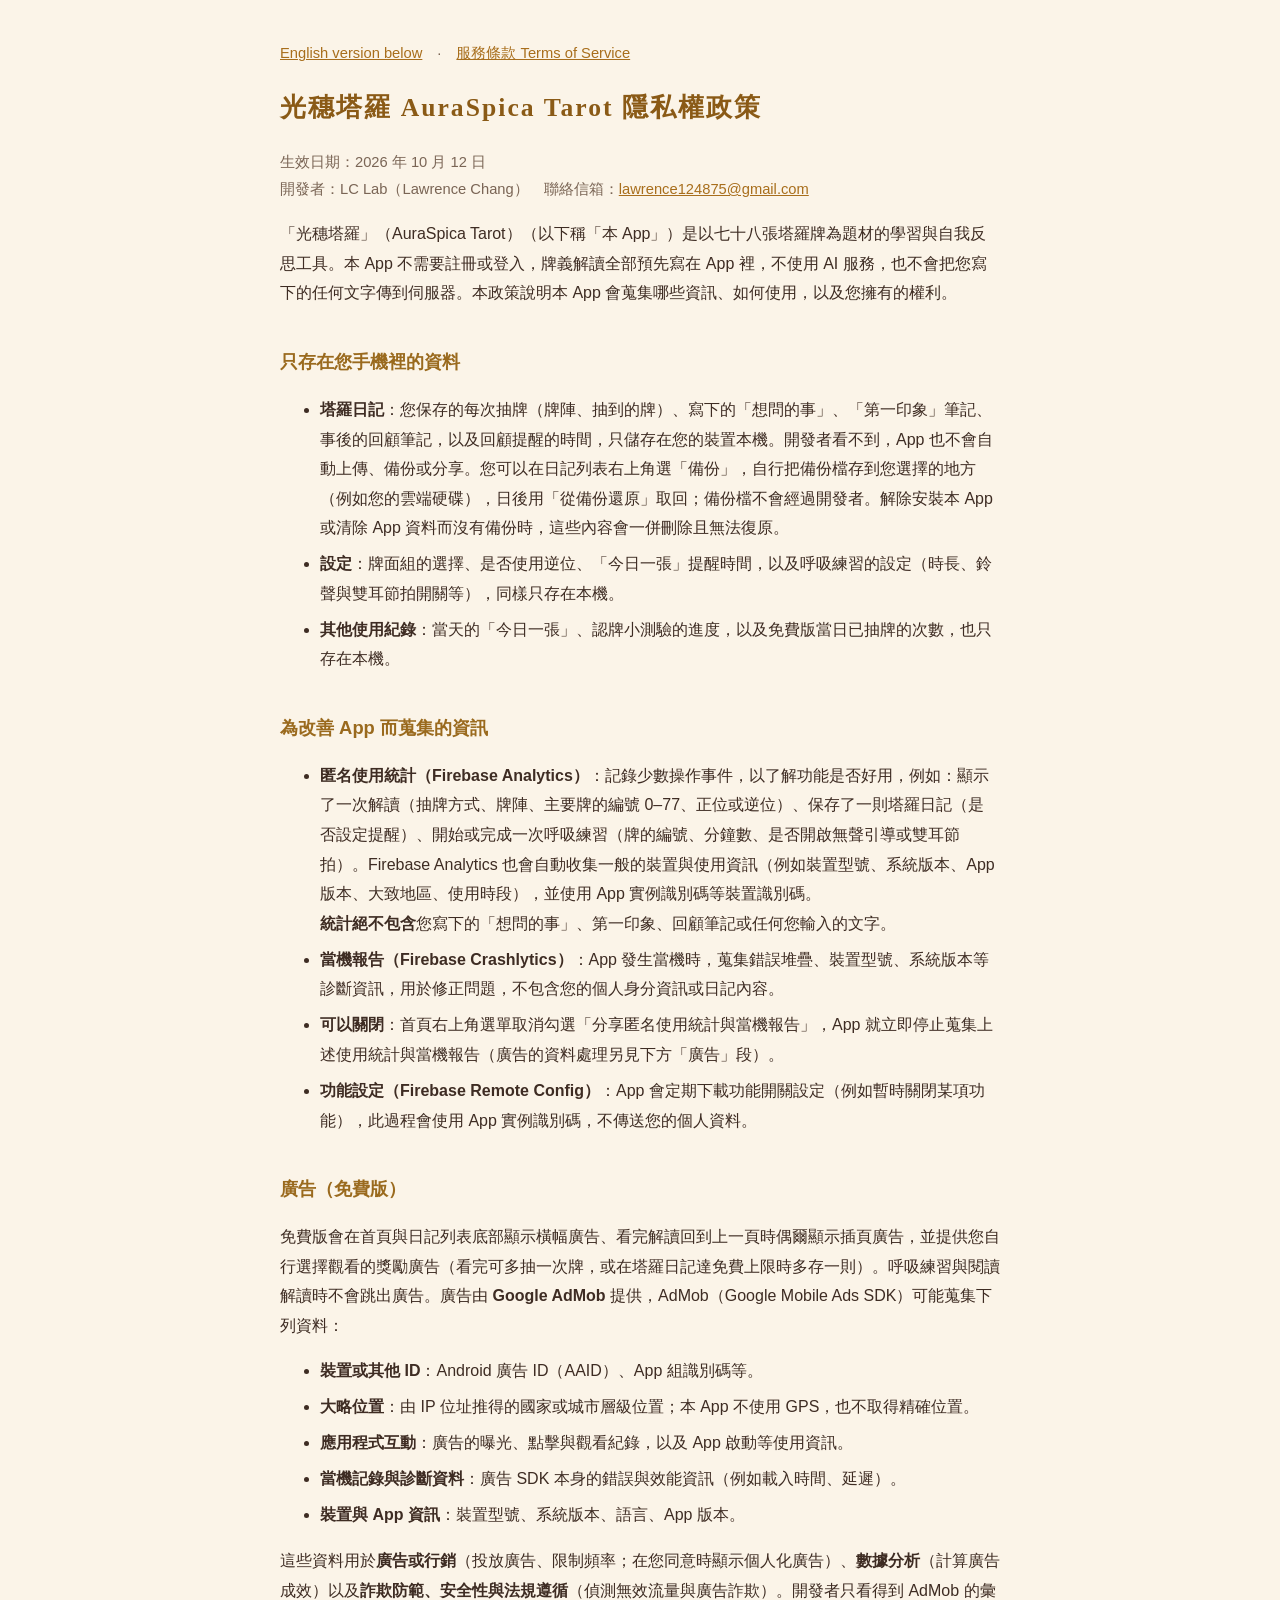
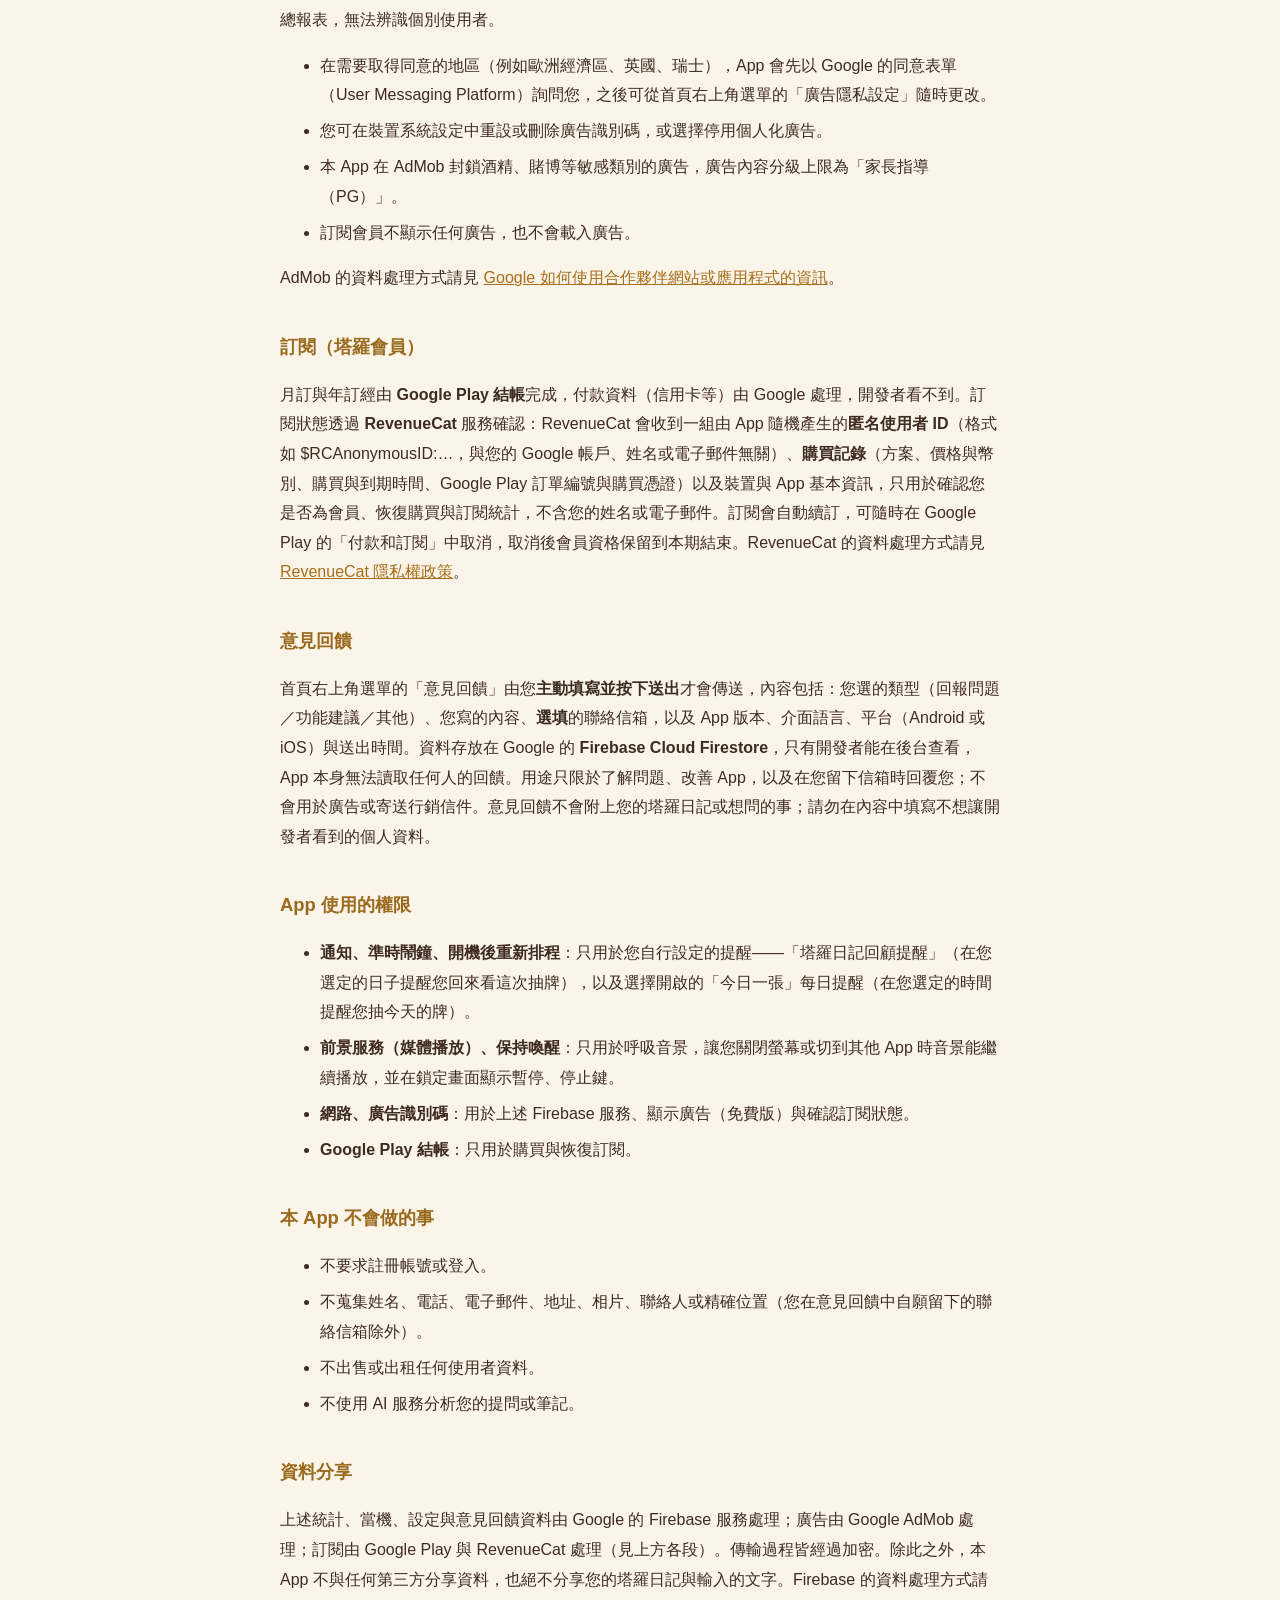
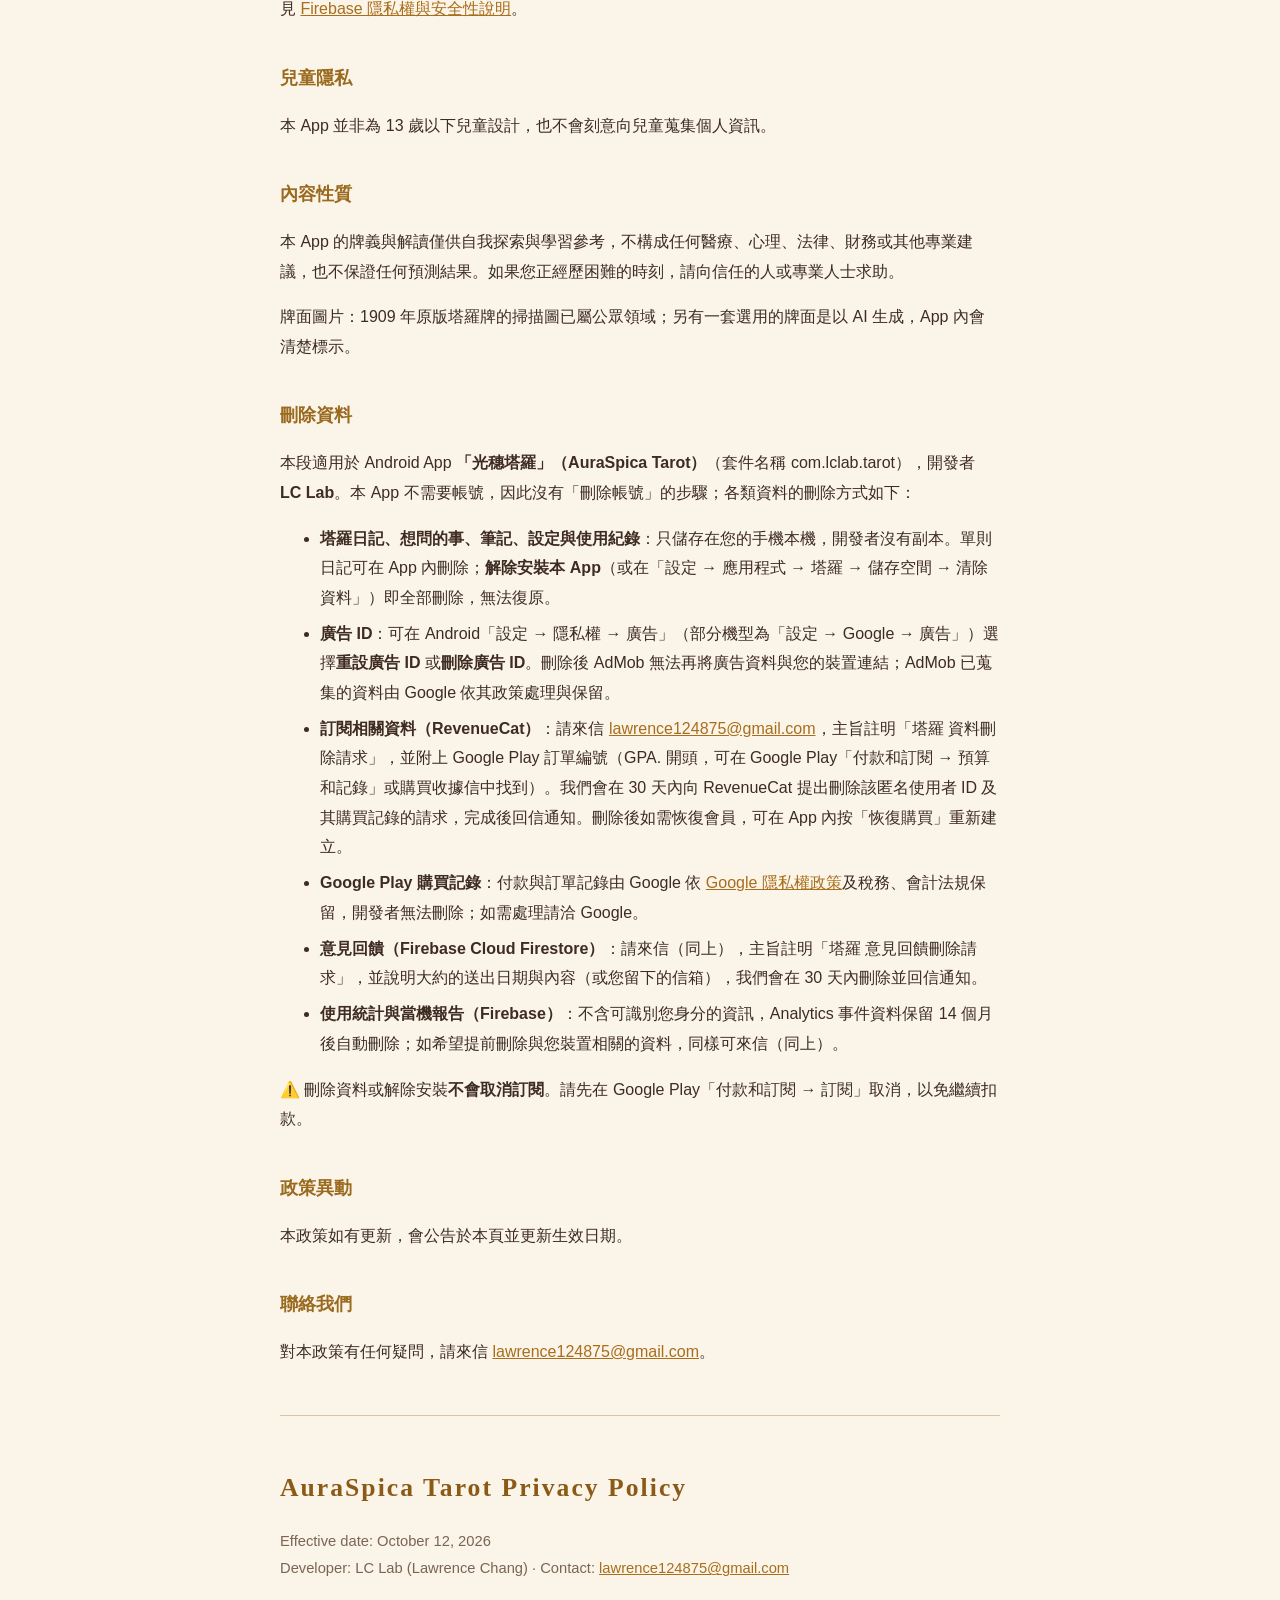
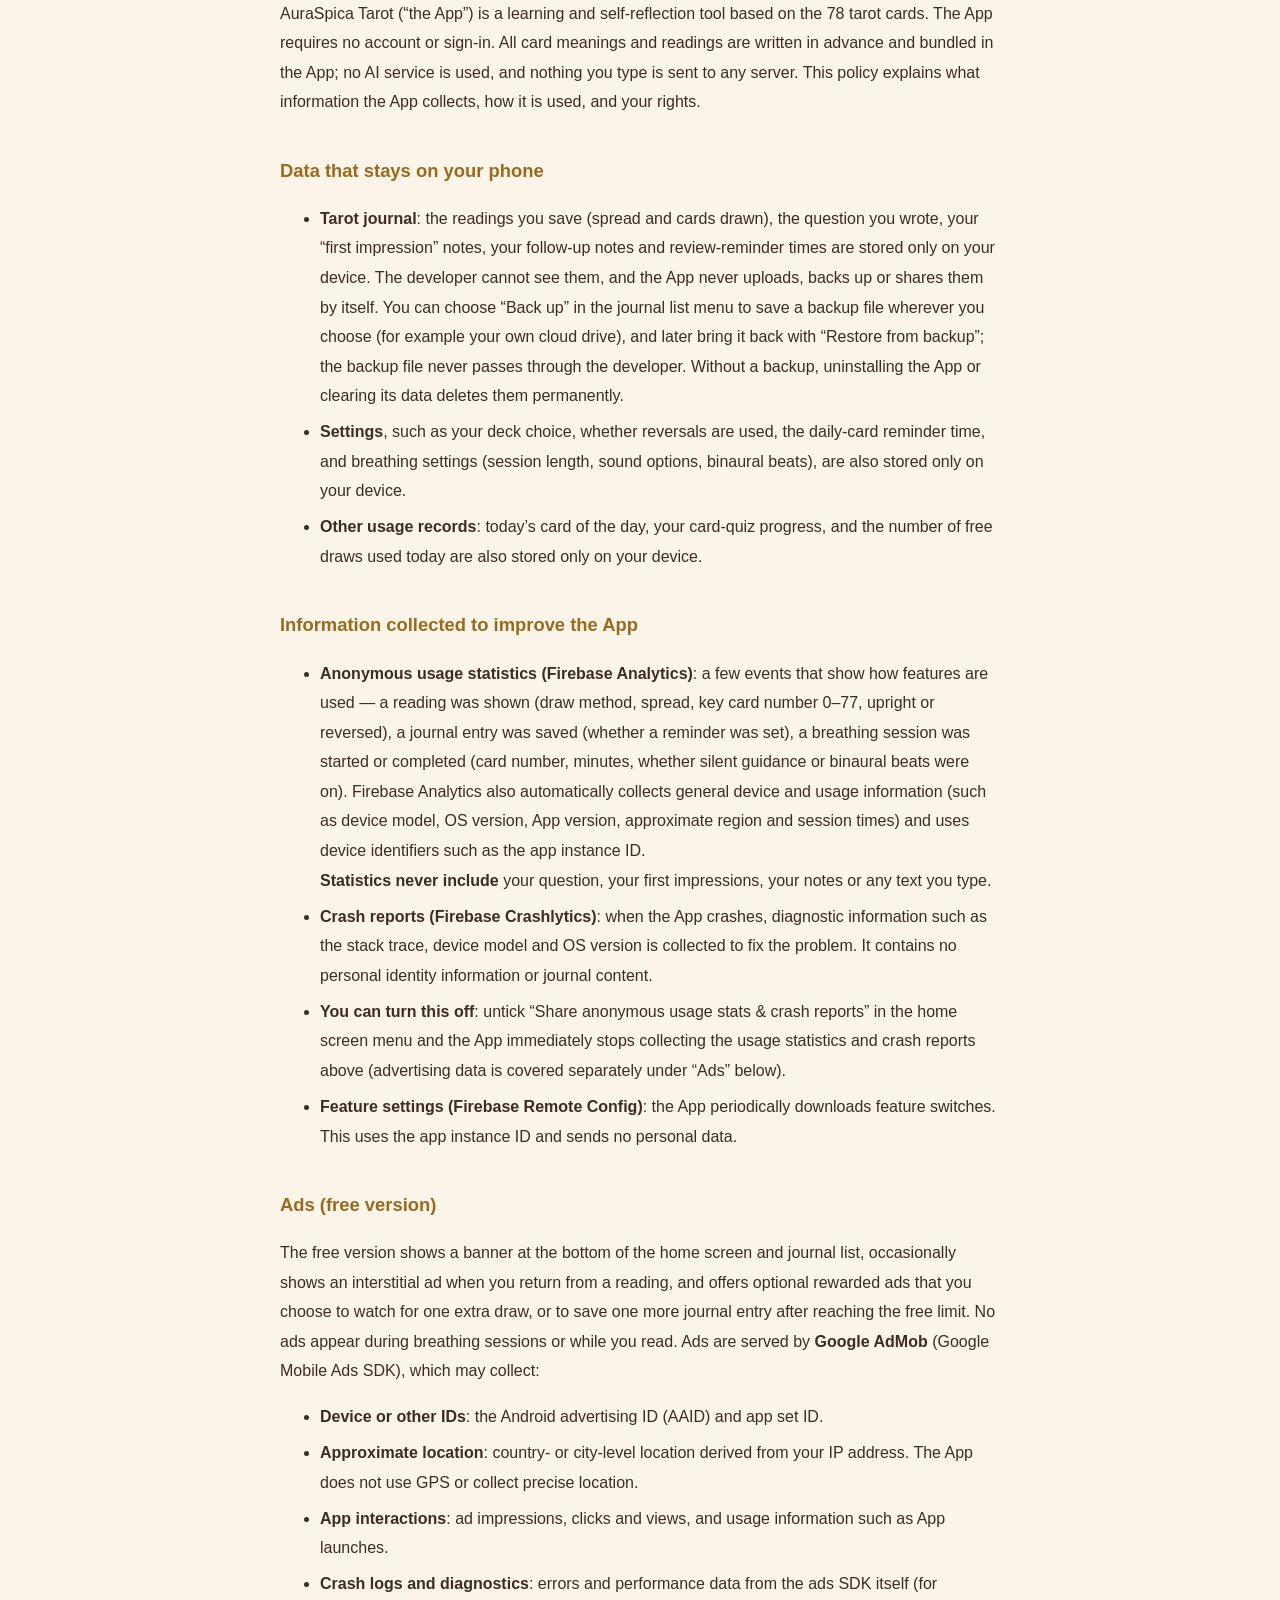
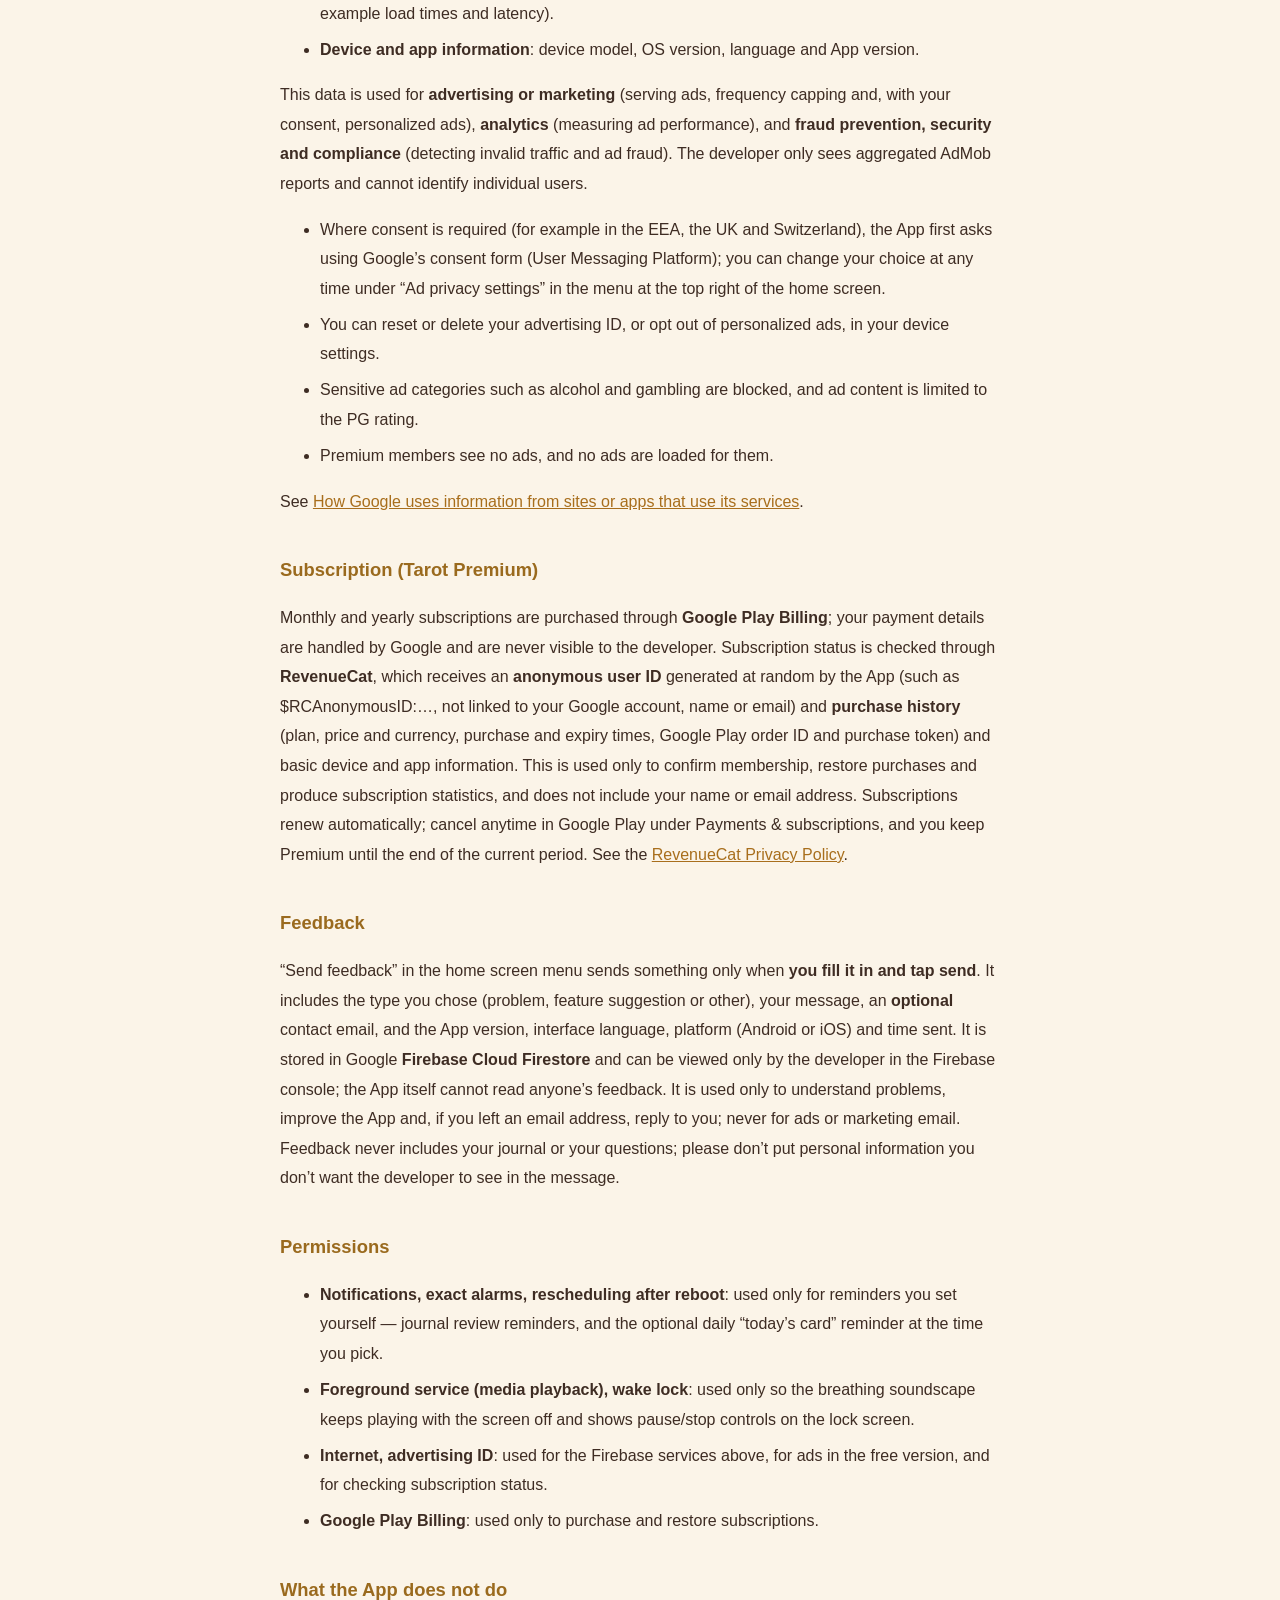
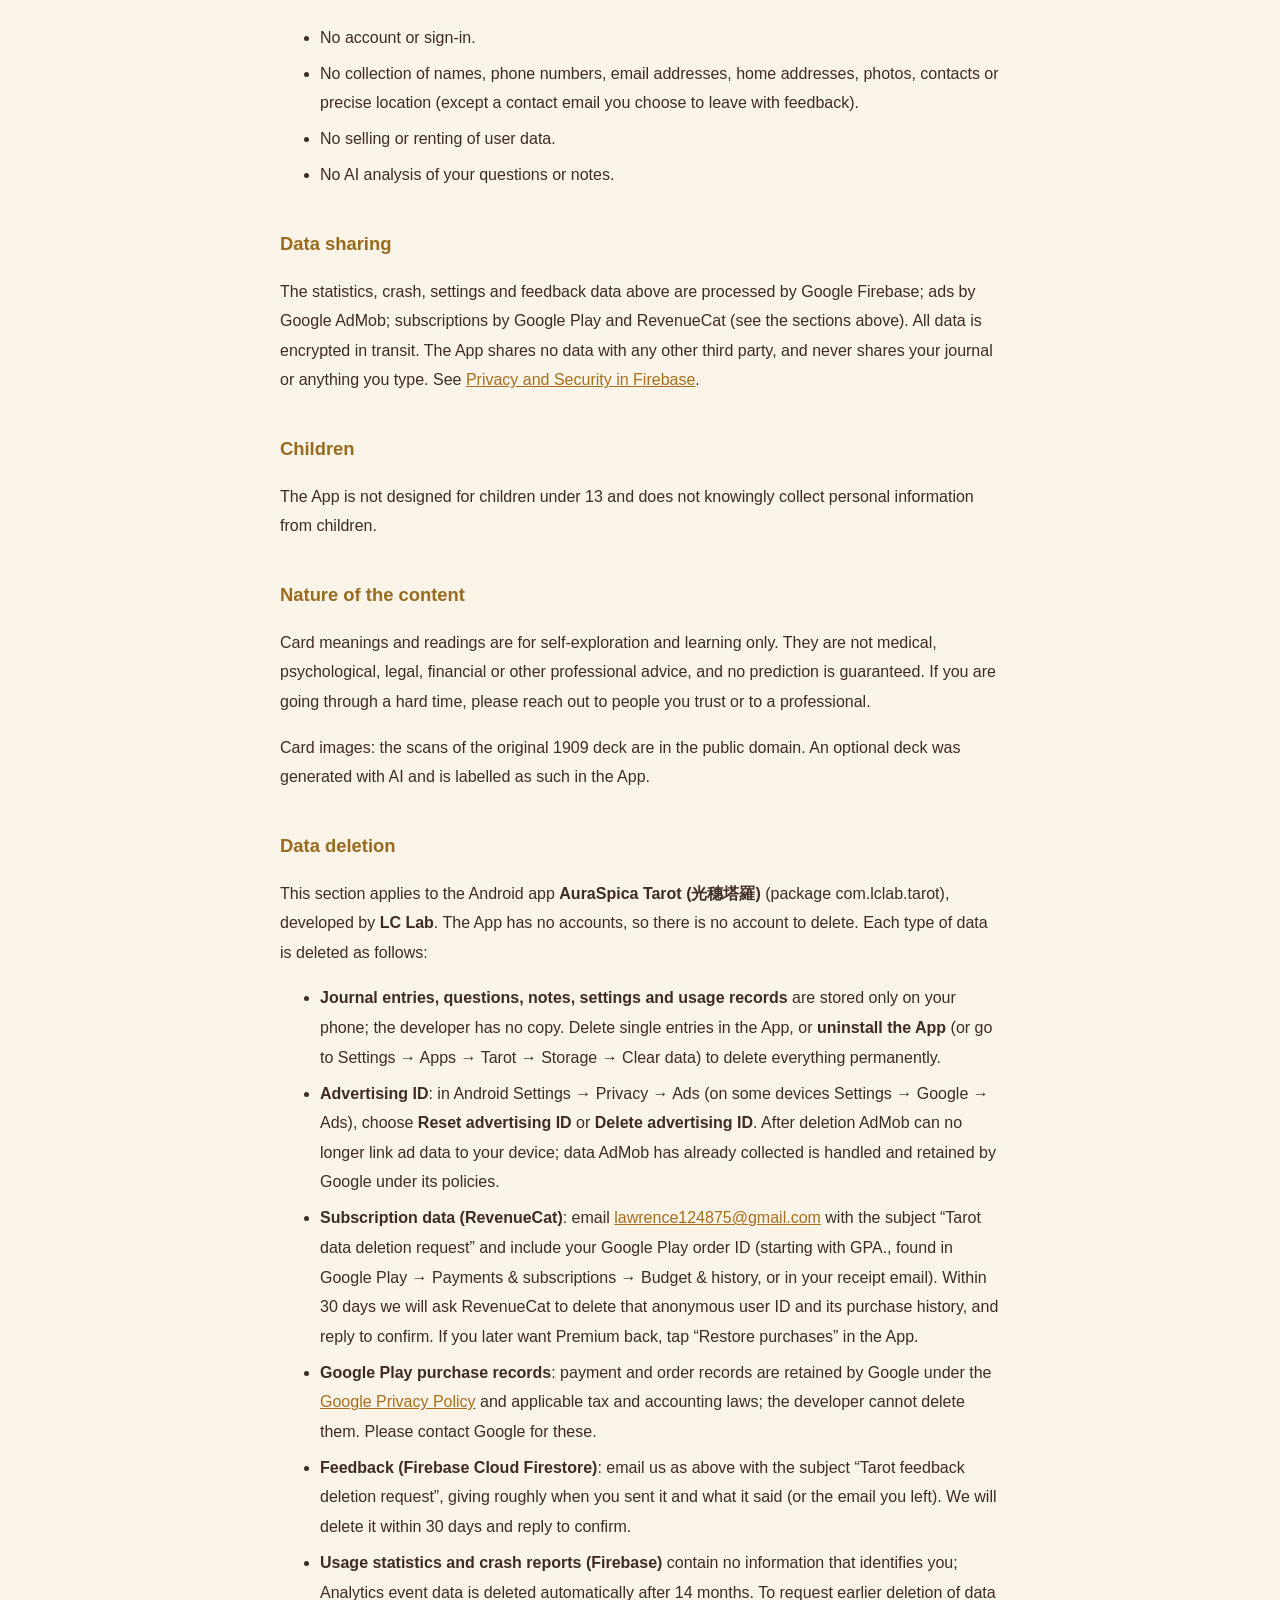
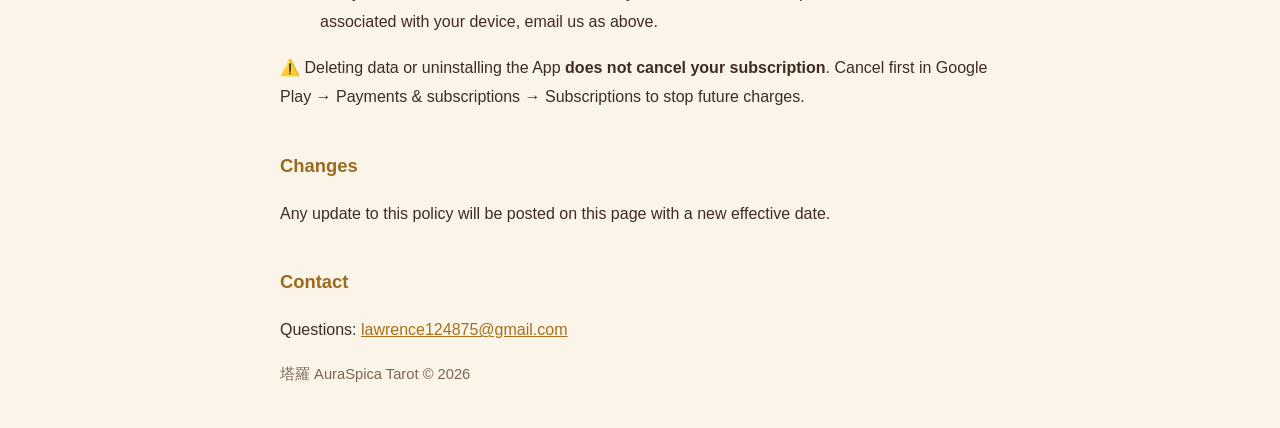
<file: tarot-cards/privacy.html>
<!DOCTYPE html>
<html lang="zh-Hant">
<head>
<meta charset="UTF-8">
<meta name="viewport" content="width=device-width, initial-scale=1.0">
<title>光穗塔羅 AuraSpica Tarot － 隱私權政策 Privacy Policy</title>
<style>
  :root { color-scheme: light dark; }
  body { font-family: -apple-system, "Noto Sans TC", "PingFang TC", "Microsoft JhengHei", sans-serif; max-width: 720px; margin: 40px auto; padding: 0 20px; line-height: 1.85; color: #3E2C23; background: #FBF4E8; }
  h1 { font-size: 1.6em; font-family: "Noto Serif TC", "Songti TC", serif; color: #8A5A16; letter-spacing: 0.08em; }
  h2 { font-size: 1.15em; margin-top: 2em; color: #9A6A1E; }
  a { color: #A86E1C; }
  li { margin-bottom: 0.4em; }
  hr { border: none; border-top: 1px solid #D9C3A0; margin: 3em 0; }
  .meta, footer { color: #7A6555; font-size: 0.92em; }
  table { border-collapse: collapse; width: 100%; font-size: 0.95em; }
  th, td { border: 1px solid #D9C3A0; padding: 6px 8px; text-align: left; vertical-align: top; }
  @media (prefers-color-scheme: dark) {
    body { color: #EFE3CF; background: #231A15; }
    h1, h2, a { color: #E0A84E; }
    hr, th, td { border-color: #5A4535; }
    .meta, footer { color: #B5A28C; }
  }
</style>
</head>
<body>
<p class="meta"><a href="#en">English version below</a>　·　<a href="https://lawrence124875.github.io/terms/tarot/">服務條款 Terms of Service</a></p>

<h1>光穗塔羅 AuraSpica Tarot 隱私權政策</h1>
<p class="meta">生效日期：2026 年 10 月 12 日<br>
開發者：LC Lab（Lawrence Chang）　聯絡信箱：<a href="mailto:lawrence124875@gmail.com">lawrence124875@gmail.com</a></p>

<p>「光穗塔羅」（AuraSpica Tarot）（以下稱「本 App」）是以七十八張塔羅牌為題材的學習與自我反思工具。本 App 不需要註冊或登入，牌義解讀全部預先寫在 App 裡，不使用 AI 服務，也不會把您寫下的任何文字傳到伺服器。本政策說明本 App 會蒐集哪些資訊、如何使用，以及您擁有的權利。</p>

<h2>只存在您手機裡的資料</h2>
<ul>
  <li><strong>塔羅日記</strong>：您保存的每次抽牌（牌陣、抽到的牌）、寫下的「想問的事」、「第一印象」筆記、事後的回顧筆記，以及回顧提醒的時間，只儲存在您的裝置本機。開發者看不到，App 也不會自動上傳、備份或分享。您可以在日記列表右上角選「備份」，自行把備份檔存到您選擇的地方（例如您的雲端硬碟），日後用「從備份還原」取回；備份檔不會經過開發者。解除安裝本 App 或清除 App 資料而沒有備份時，這些內容會一併刪除且無法復原。</li>
  <li><strong>設定</strong>：牌面組的選擇、是否使用逆位、「今日一張」提醒時間，以及呼吸練習的設定（時長、鈴聲與雙耳節拍開關等），同樣只存在本機。</li>
  <li><strong>其他使用紀錄</strong>：當天的「今日一張」、認牌小測驗的進度，以及免費版當日已抽牌的次數，也只存在本機。</li>
</ul>

<h2>為改善 App 而蒐集的資訊</h2>
<ul>
  <li><strong>匿名使用統計（Firebase Analytics）</strong>：記錄少數操作事件，以了解功能是否好用，例如：顯示了一次解讀（抽牌方式、牌陣、主要牌的編號 0–77、正位或逆位）、保存了一則塔羅日記（是否設定提醒）、開始或完成一次呼吸練習（牌的編號、分鐘數、是否開啟無聲引導或雙耳節拍）。Firebase Analytics 也會自動收集一般的裝置與使用資訊（例如裝置型號、系統版本、App 版本、大致地區、使用時段），並使用 App 實例識別碼等裝置識別碼。<br>
  <strong>統計絕不包含</strong>您寫下的「想問的事」、第一印象、回顧筆記或任何您輸入的文字。</li>
  <li><strong>當機報告（Firebase Crashlytics）</strong>：App 發生當機時，蒐集錯誤堆疊、裝置型號、系統版本等診斷資訊，用於修正問題，不包含您的個人身分資訊或日記內容。</li>
  <li><strong>可以關閉</strong>：首頁右上角選單取消勾選「分享匿名使用統計與當機報告」，App 就立即停止蒐集上述使用統計與當機報告（廣告的資料處理另見下方「廣告」段）。</li>
  <li><strong>功能設定（Firebase Remote Config）</strong>：App 會定期下載功能開關設定（例如暫時關閉某項功能），此過程會使用 App 實例識別碼，不傳送您的個人資料。</li>
</ul>

<h2>廣告（免費版）</h2>
<p>免費版會在首頁與日記列表底部顯示橫幅廣告、看完解讀回到上一頁時偶爾顯示插頁廣告，並提供您自行選擇觀看的獎勵廣告（看完可多抽一次牌，或在塔羅日記達免費上限時多存一則）。呼吸練習與閱讀解讀時不會跳出廣告。廣告由 <strong>Google AdMob</strong> 提供，AdMob（Google Mobile Ads SDK）可能蒐集下列資料：</p>
<ul>
  <li><strong>裝置或其他 ID</strong>：Android 廣告 ID（AAID）、App 組識別碼等。</li>
  <li><strong>大略位置</strong>：由 IP 位址推得的國家或城市層級位置；本 App 不使用 GPS，也不取得精確位置。</li>
  <li><strong>應用程式互動</strong>：廣告的曝光、點擊與觀看紀錄，以及 App 啟動等使用資訊。</li>
  <li><strong>當機記錄與診斷資料</strong>：廣告 SDK 本身的錯誤與效能資訊（例如載入時間、延遲）。</li>
  <li><strong>裝置與 App 資訊</strong>：裝置型號、系統版本、語言、App 版本。</li>
</ul>
<p>這些資料用於<strong>廣告或行銷</strong>（投放廣告、限制頻率；在您同意時顯示個人化廣告）、<strong>數據分析</strong>（計算廣告成效）以及<strong>詐欺防範、安全性與法規遵循</strong>（偵測無效流量與廣告詐欺）。開發者只看得到 AdMob 的彙總報表，無法辨識個別使用者。</p>
<ul>
  <li>在需要取得同意的地區（例如歐洲經濟區、英國、瑞士），App 會先以 Google 的同意表單（User Messaging Platform）詢問您，之後可從首頁右上角選單的「廣告隱私設定」隨時更改。</li>
  <li>您可在裝置系統設定中重設或刪除廣告識別碼，或選擇停用個人化廣告。</li>
  <li>本 App 在 AdMob 封鎖酒精、賭博等敏感類別的廣告，廣告內容分級上限為「家長指導（PG）」。</li>
  <li>訂閱會員不顯示任何廣告，也不會載入廣告。</li>
</ul>
<p>AdMob 的資料處理方式請見 <a href="https://policies.google.com/technologies/partner-sites" target="_blank" rel="noopener">Google 如何使用合作夥伴網站或應用程式的資訊</a>。</p>

<h2>訂閱（塔羅會員）</h2>
<p>月訂與年訂經由 <strong>Google Play 結帳</strong>完成，付款資料（信用卡等）由 Google 處理，開發者看不到。訂閱狀態透過 <strong>RevenueCat</strong> 服務確認：RevenueCat 會收到一組由 App 隨機產生的<strong>匿名使用者 ID</strong>（格式如 $RCAnonymousID:…，與您的 Google 帳戶、姓名或電子郵件無關）、<strong>購買記錄</strong>（方案、價格與幣別、購買與到期時間、Google Play 訂單編號與購買憑證）以及裝置與 App 基本資訊，只用於確認您是否為會員、恢復購買與訂閱統計，不含您的姓名或電子郵件。訂閱會自動續訂，可隨時在 Google Play 的「付款和訂閱」中取消，取消後會員資格保留到本期結束。RevenueCat 的資料處理方式請見 <a href="https://www.revenuecat.com/privacy" target="_blank" rel="noopener">RevenueCat 隱私權政策</a>。</p>

<h2>意見回饋</h2>
<p>首頁右上角選單的「意見回饋」由您<strong>主動填寫並按下送出</strong>才會傳送，內容包括：您選的類型（回報問題／功能建議／其他）、您寫的內容、<strong>選填</strong>的聯絡信箱，以及 App 版本、介面語言、平台（Android 或 iOS）與送出時間。資料存放在 Google 的 <strong>Firebase Cloud Firestore</strong>，只有開發者能在後台查看，App 本身無法讀取任何人的回饋。用途只限於了解問題、改善 App，以及在您留下信箱時回覆您；不會用於廣告或寄送行銷信件。意見回饋不會附上您的塔羅日記或想問的事；請勿在內容中填寫不想讓開發者看到的個人資料。</p>

<h2>App 使用的權限</h2>
<ul>
  <li><strong>通知、準時鬧鐘、開機後重新排程</strong>：只用於您自行設定的提醒——「塔羅日記回顧提醒」（在您選定的日子提醒您回來看這次抽牌），以及選擇開啟的「今日一張」每日提醒（在您選定的時間提醒您抽今天的牌）。</li>
  <li><strong>前景服務（媒體播放）、保持喚醒</strong>：只用於呼吸音景，讓您關閉螢幕或切到其他 App 時音景能繼續播放，並在鎖定畫面顯示暫停、停止鍵。</li>
  <li><strong>網路、廣告識別碼</strong>：用於上述 Firebase 服務、顯示廣告（免費版）與確認訂閱狀態。</li>
  <li><strong>Google Play 結帳</strong>：只用於購買與恢復訂閱。</li>
</ul>

<h2>本 App 不會做的事</h2>
<ul>
  <li>不要求註冊帳號或登入。</li>
  <li>不蒐集姓名、電話、電子郵件、地址、相片、聯絡人或精確位置（您在意見回饋中自願留下的聯絡信箱除外）。</li>
  <li>不出售或出租任何使用者資料。</li>
  <li>不使用 AI 服務分析您的提問或筆記。</li>
</ul>

<h2>資料分享</h2>
<p>上述統計、當機、設定與意見回饋資料由 Google 的 Firebase 服務處理；廣告由 Google AdMob 處理；訂閱由 Google Play 與 RevenueCat 處理（見上方各段）。傳輸過程皆經過加密。除此之外，本 App 不與任何第三方分享資料，也絕不分享您的塔羅日記與輸入的文字。Firebase 的資料處理方式請見 <a href="https://firebase.google.com/support/privacy" target="_blank" rel="noopener">Firebase 隱私權與安全性說明</a>。</p>

<h2>兒童隱私</h2>
<p>本 App 並非為 13 歲以下兒童設計，也不會刻意向兒童蒐集個人資訊。</p>

<h2>內容性質</h2>
<p>本 App 的牌義與解讀僅供自我探索與學習參考，不構成任何醫療、心理、法律、財務或其他專業建議，也不保證任何預測結果。如果您正經歷困難的時刻，請向信任的人或專業人士求助。</p>
<p>牌面圖片：1909 年原版塔羅牌的掃描圖已屬公眾領域；另有一套選用的牌面是以 AI 生成，App 內會清楚標示。</p>

<h2 id="data-deletion">刪除資料</h2>
<p>本段適用於 Android App <strong>「光穗塔羅」（AuraSpica Tarot）</strong>（套件名稱 com.lclab.tarot），開發者 <strong>LC Lab</strong>。本 App 不需要帳號，因此沒有「刪除帳號」的步驟；各類資料的刪除方式如下：</p>
<ul>
  <li><strong>塔羅日記、想問的事、筆記、設定與使用紀錄</strong>：只儲存在您的手機本機，開發者沒有副本。單則日記可在 App 內刪除；<strong>解除安裝本 App</strong>（或在「設定 → 應用程式 → 塔羅 → 儲存空間 → 清除資料」）即全部刪除，無法復原。</li>
  <li><strong>廣告 ID</strong>：可在 Android「設定 → 隱私權 → 廣告」（部分機型為「設定 → Google → 廣告」）選擇<strong>重設廣告 ID</strong> 或<strong>刪除廣告 ID</strong>。刪除後 AdMob 無法再將廣告資料與您的裝置連結；AdMob 已蒐集的資料由 Google 依其政策處理與保留。</li>
  <li><strong>訂閱相關資料（RevenueCat）</strong>：請來信 <a href="mailto:lawrence124875@gmail.com">lawrence124875@gmail.com</a>，主旨註明「塔羅 資料刪除請求」，並附上 Google Play 訂單編號（GPA. 開頭，可在 Google Play「付款和訂閱 → 預算和記錄」或購買收據信中找到）。我們會在 30 天內向 RevenueCat 提出刪除該匿名使用者 ID 及其購買記錄的請求，完成後回信通知。刪除後如需恢復會員，可在 App 內按「恢復購買」重新建立。</li>
  <li><strong>Google Play 購買記錄</strong>：付款與訂單記錄由 Google 依 <a href="https://policies.google.com/privacy" target="_blank" rel="noopener">Google 隱私權政策</a>及稅務、會計法規保留，開發者無法刪除；如需處理請洽 Google。</li>
  <li><strong>意見回饋（Firebase Cloud Firestore）</strong>：請來信（同上），主旨註明「塔羅 意見回饋刪除請求」，並說明大約的送出日期與內容（或您留下的信箱），我們會在 30 天內刪除並回信通知。</li>
  <li><strong>使用統計與當機報告（Firebase）</strong>：不含可識別您身分的資訊，Analytics 事件資料保留 14 個月後自動刪除；如希望提前刪除與您裝置相關的資料，同樣可來信（同上）。</li>
</ul>
<p>⚠️ 刪除資料或解除安裝<strong>不會取消訂閱</strong>。請先在 Google Play「付款和訂閱 → 訂閱」取消，以免繼續扣款。</p>

<h2>政策異動</h2>
<p>本政策如有更新，會公告於本頁並更新生效日期。</p>

<h2>聯絡我們</h2>
<p>對本政策有任何疑問，請來信 <a href="mailto:lawrence124875@gmail.com">lawrence124875@gmail.com</a>。</p>

<hr>

<h1 id="en">AuraSpica Tarot Privacy Policy</h1>
<p class="meta">Effective date: October 12, 2026<br>
Developer: LC Lab (Lawrence Chang) · Contact: <a href="mailto:lawrence124875@gmail.com">lawrence124875@gmail.com</a></p>

<p>AuraSpica Tarot (“the App”) is a learning and self-reflection tool based on the 78 tarot cards. The App requires no account or sign-in. All card meanings and readings are written in advance and bundled in the App; no AI service is used, and nothing you type is sent to any server. This policy explains what information the App collects, how it is used, and your rights.</p>

<h2>Data that stays on your phone</h2>
<ul>
  <li><strong>Tarot journal</strong>: the readings you save (spread and cards drawn), the question you wrote, your “first impression” notes, your follow-up notes and review-reminder times are stored only on your device. The developer cannot see them, and the App never uploads, backs up or shares them by itself. You can choose “Back up” in the journal list menu to save a backup file wherever you choose (for example your own cloud drive), and later bring it back with “Restore from backup”; the backup file never passes through the developer. Without a backup, uninstalling the App or clearing its data deletes them permanently.</li>
  <li><strong>Settings</strong>, such as your deck choice, whether reversals are used, the daily-card reminder time, and breathing settings (session length, sound options, binaural beats), are also stored only on your device.</li>
  <li><strong>Other usage records</strong>: today’s card of the day, your card-quiz progress, and the number of free draws used today are also stored only on your device.</li>
</ul>

<h2>Information collected to improve the App</h2>
<ul>
  <li><strong>Anonymous usage statistics (Firebase Analytics)</strong>: a few events that show how features are used — a reading was shown (draw method, spread, key card number 0–77, upright or reversed), a journal entry was saved (whether a reminder was set), a breathing session was started or completed (card number, minutes, whether silent guidance or binaural beats were on). Firebase Analytics also automatically collects general device and usage information (such as device model, OS version, App version, approximate region and session times) and uses device identifiers such as the app instance ID.<br>
  <strong>Statistics never include</strong> your question, your first impressions, your notes or any text you type.</li>
  <li><strong>Crash reports (Firebase Crashlytics)</strong>: when the App crashes, diagnostic information such as the stack trace, device model and OS version is collected to fix the problem. It contains no personal identity information or journal content.</li>
  <li><strong>You can turn this off</strong>: untick “Share anonymous usage stats &amp; crash reports” in the home screen menu and the App immediately stops collecting the usage statistics and crash reports above (advertising data is covered separately under “Ads” below).</li>
  <li><strong>Feature settings (Firebase Remote Config)</strong>: the App periodically downloads feature switches. This uses the app instance ID and sends no personal data.</li>
</ul>

<h2>Ads (free version)</h2>
<p>The free version shows a banner at the bottom of the home screen and journal list, occasionally shows an interstitial ad when you return from a reading, and offers optional rewarded ads that you choose to watch for one extra draw, or to save one more journal entry after reaching the free limit. No ads appear during breathing sessions or while you read. Ads are served by <strong>Google AdMob</strong> (Google Mobile Ads SDK), which may collect:</p>
<ul>
  <li><strong>Device or other IDs</strong>: the Android advertising ID (AAID) and app set ID.</li>
  <li><strong>Approximate location</strong>: country- or city-level location derived from your IP address. The App does not use GPS or collect precise location.</li>
  <li><strong>App interactions</strong>: ad impressions, clicks and views, and usage information such as App launches.</li>
  <li><strong>Crash logs and diagnostics</strong>: errors and performance data from the ads SDK itself (for example load times and latency).</li>
  <li><strong>Device and app information</strong>: device model, OS version, language and App version.</li>
</ul>
<p>This data is used for <strong>advertising or marketing</strong> (serving ads, frequency capping and, with your consent, personalized ads), <strong>analytics</strong> (measuring ad performance), and <strong>fraud prevention, security and compliance</strong> (detecting invalid traffic and ad fraud). The developer only sees aggregated AdMob reports and cannot identify individual users.</p>
<ul>
  <li>Where consent is required (for example in the EEA, the UK and Switzerland), the App first asks using Google’s consent form (User Messaging Platform); you can change your choice at any time under “Ad privacy settings” in the menu at the top right of the home screen.</li>
  <li>You can reset or delete your advertising ID, or opt out of personalized ads, in your device settings.</li>
  <li>Sensitive ad categories such as alcohol and gambling are blocked, and ad content is limited to the PG rating.</li>
  <li>Premium members see no ads, and no ads are loaded for them.</li>
</ul>
<p>See <a href="https://policies.google.com/technologies/partner-sites" target="_blank" rel="noopener">How Google uses information from sites or apps that use its services</a>.</p>

<h2>Subscription (Tarot Premium)</h2>
<p>Monthly and yearly subscriptions are purchased through <strong>Google Play Billing</strong>; your payment details are handled by Google and are never visible to the developer. Subscription status is checked through <strong>RevenueCat</strong>, which receives an <strong>anonymous user ID</strong> generated at random by the App (such as $RCAnonymousID:…, not linked to your Google account, name or email) and <strong>purchase history</strong> (plan, price and currency, purchase and expiry times, Google Play order ID and purchase token) and basic device and app information. This is used only to confirm membership, restore purchases and produce subscription statistics, and does not include your name or email address. Subscriptions renew automatically; cancel anytime in Google Play under Payments &amp; subscriptions, and you keep Premium until the end of the current period. See the <a href="https://www.revenuecat.com/privacy" target="_blank" rel="noopener">RevenueCat Privacy Policy</a>.</p>

<h2>Feedback</h2>
<p>“Send feedback” in the home screen menu sends something only when <strong>you fill it in and tap send</strong>. It includes the type you chose (problem, feature suggestion or other), your message, an <strong>optional</strong> contact email, and the App version, interface language, platform (Android or iOS) and time sent. It is stored in Google <strong>Firebase Cloud Firestore</strong> and can be viewed only by the developer in the Firebase console; the App itself cannot read anyone’s feedback. It is used only to understand problems, improve the App and, if you left an email address, reply to you; never for ads or marketing email. Feedback never includes your journal or your questions; please don’t put personal information you don’t want the developer to see in the message.</p>

<h2>Permissions</h2>
<ul>
  <li><strong>Notifications, exact alarms, rescheduling after reboot</strong>: used only for reminders you set yourself — journal review reminders, and the optional daily “today’s card” reminder at the time you pick.</li>
  <li><strong>Foreground service (media playback), wake lock</strong>: used only so the breathing soundscape keeps playing with the screen off and shows pause/stop controls on the lock screen.</li>
  <li><strong>Internet, advertising ID</strong>: used for the Firebase services above, for ads in the free version, and for checking subscription status.</li>
  <li><strong>Google Play Billing</strong>: used only to purchase and restore subscriptions.</li>
</ul>

<h2>What the App does not do</h2>
<ul>
  <li>No account or sign-in.</li>
  <li>No collection of names, phone numbers, email addresses, home addresses, photos, contacts or precise location (except a contact email you choose to leave with feedback).</li>
  <li>No selling or renting of user data.</li>
  <li>No AI analysis of your questions or notes.</li>
</ul>

<h2>Data sharing</h2>
<p>The statistics, crash, settings and feedback data above are processed by Google Firebase; ads by Google AdMob; subscriptions by Google Play and RevenueCat (see the sections above). All data is encrypted in transit. The App shares no data with any other third party, and never shares your journal or anything you type. See <a href="https://firebase.google.com/support/privacy" target="_blank" rel="noopener">Privacy and Security in Firebase</a>.</p>

<h2>Children</h2>
<p>The App is not designed for children under 13 and does not knowingly collect personal information from children.</p>

<h2>Nature of the content</h2>
<p>Card meanings and readings are for self-exploration and learning only. They are not medical, psychological, legal, financial or other professional advice, and no prediction is guaranteed. If you are going through a hard time, please reach out to people you trust or to a professional.</p>
<p>Card images: the scans of the original 1909 deck are in the public domain. An optional deck was generated with AI and is labelled as such in the App.</p>

<h2 id="data-deletion-en">Data deletion</h2>
<p>This section applies to the Android app <strong>AuraSpica Tarot (光穗塔羅)</strong> (package com.lclab.tarot), developed by <strong>LC Lab</strong>. The App has no accounts, so there is no account to delete. Each type of data is deleted as follows:</p>
<ul>
  <li><strong>Journal entries, questions, notes, settings and usage records</strong> are stored only on your phone; the developer has no copy. Delete single entries in the App, or <strong>uninstall the App</strong> (or go to Settings → Apps → Tarot → Storage → Clear data) to delete everything permanently.</li>
  <li><strong>Advertising ID</strong>: in Android Settings → Privacy → Ads (on some devices Settings → Google → Ads), choose <strong>Reset advertising ID</strong> or <strong>Delete advertising ID</strong>. After deletion AdMob can no longer link ad data to your device; data AdMob has already collected is handled and retained by Google under its policies.</li>
  <li><strong>Subscription data (RevenueCat)</strong>: email <a href="mailto:lawrence124875@gmail.com">lawrence124875@gmail.com</a> with the subject “Tarot data deletion request” and include your Google Play order ID (starting with GPA., found in Google Play → Payments &amp; subscriptions → Budget &amp; history, or in your receipt email). Within 30 days we will ask RevenueCat to delete that anonymous user ID and its purchase history, and reply to confirm. If you later want Premium back, tap “Restore purchases” in the App.</li>
  <li><strong>Google Play purchase records</strong>: payment and order records are retained by Google under the <a href="https://policies.google.com/privacy" target="_blank" rel="noopener">Google Privacy Policy</a> and applicable tax and accounting laws; the developer cannot delete them. Please contact Google for these.</li>
  <li><strong>Feedback (Firebase Cloud Firestore)</strong>: email us as above with the subject “Tarot feedback deletion request”, giving roughly when you sent it and what it said (or the email you left). We will delete it within 30 days and reply to confirm.</li>
  <li><strong>Usage statistics and crash reports (Firebase)</strong> contain no information that identifies you; Analytics event data is deleted automatically after 14 months. To request earlier deletion of data associated with your device, email us as above.</li>
</ul>
<p>⚠️ Deleting data or uninstalling the App <strong>does not cancel your subscription</strong>. Cancel first in Google Play → Payments &amp; subscriptions → Subscriptions to stop future charges.</p>

<h2>Changes</h2>
<p>Any update to this policy will be posted on this page with a new effective date.</p>

<h2>Contact</h2>
<p>Questions: <a href="mailto:lawrence124875@gmail.com">lawrence124875@gmail.com</a></p>

<footer>塔羅 AuraSpica Tarot © 2026</footer>
</body>
</html>
</file>
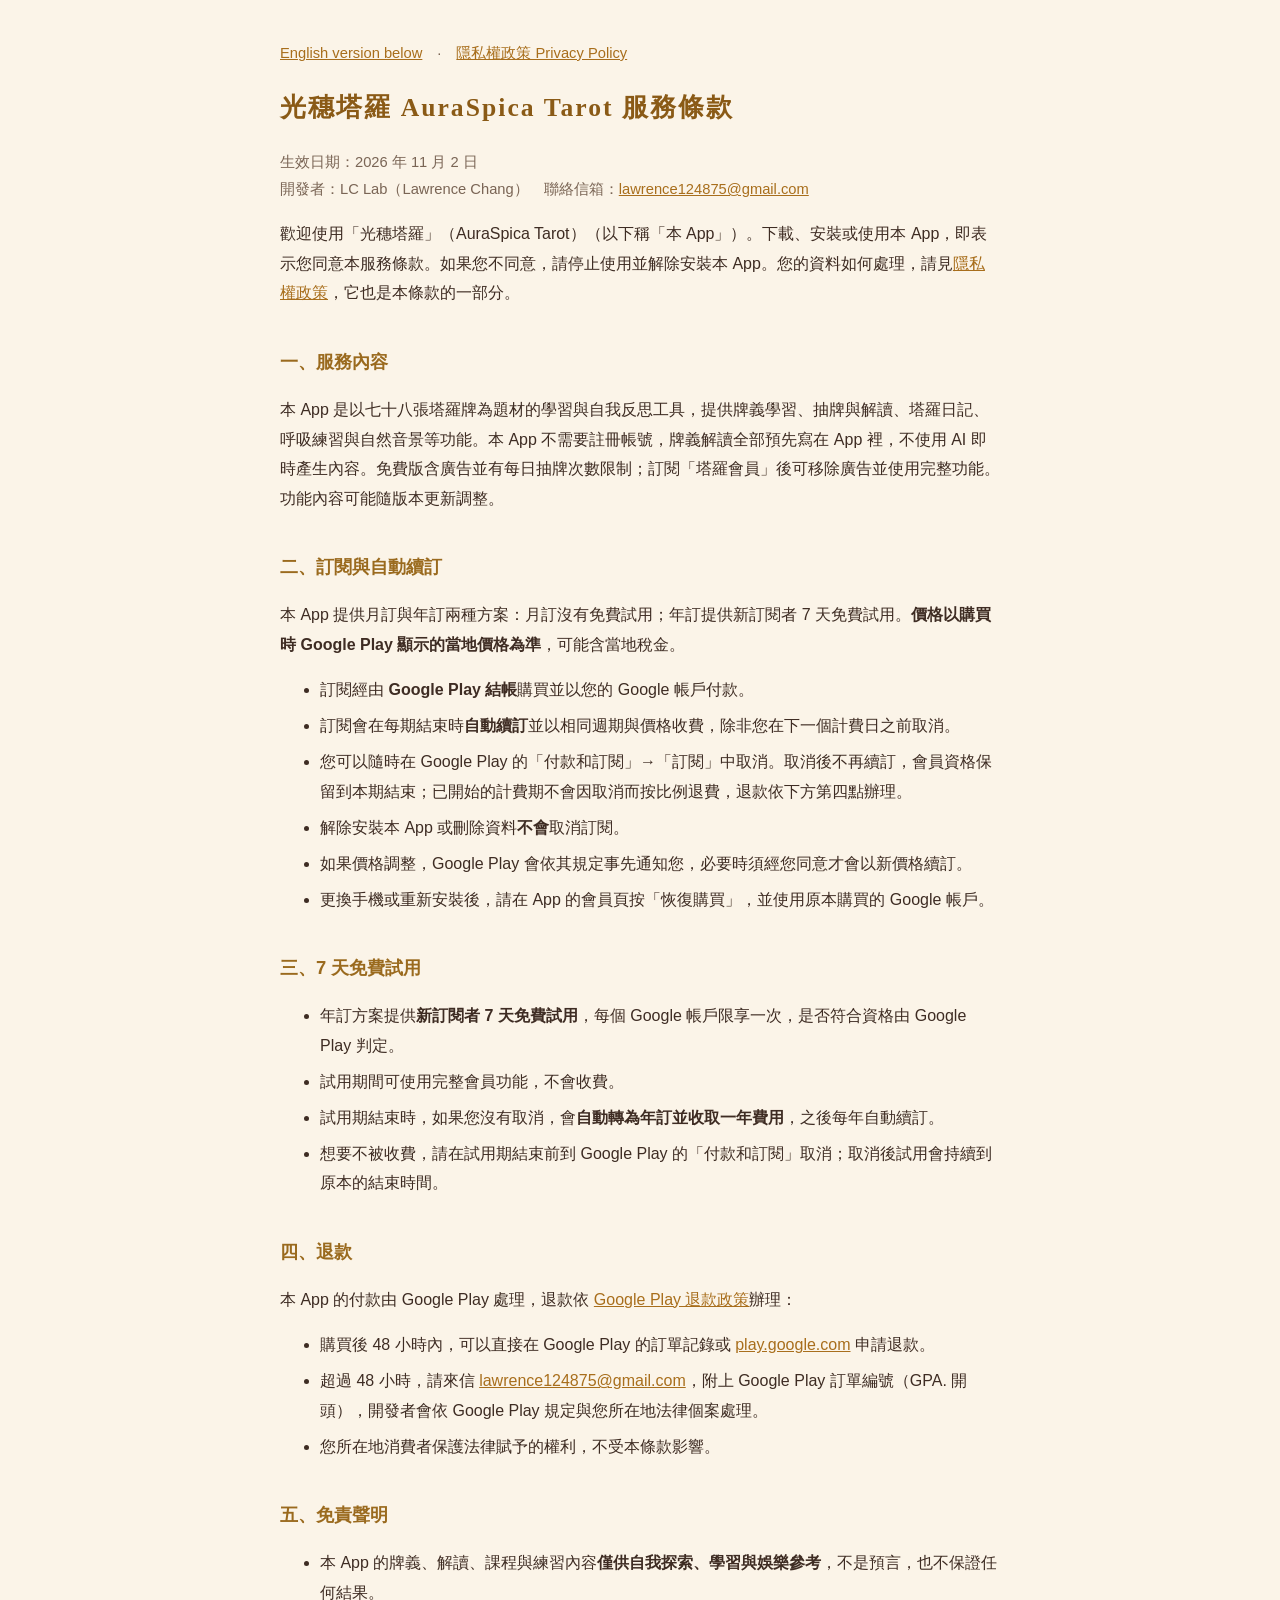
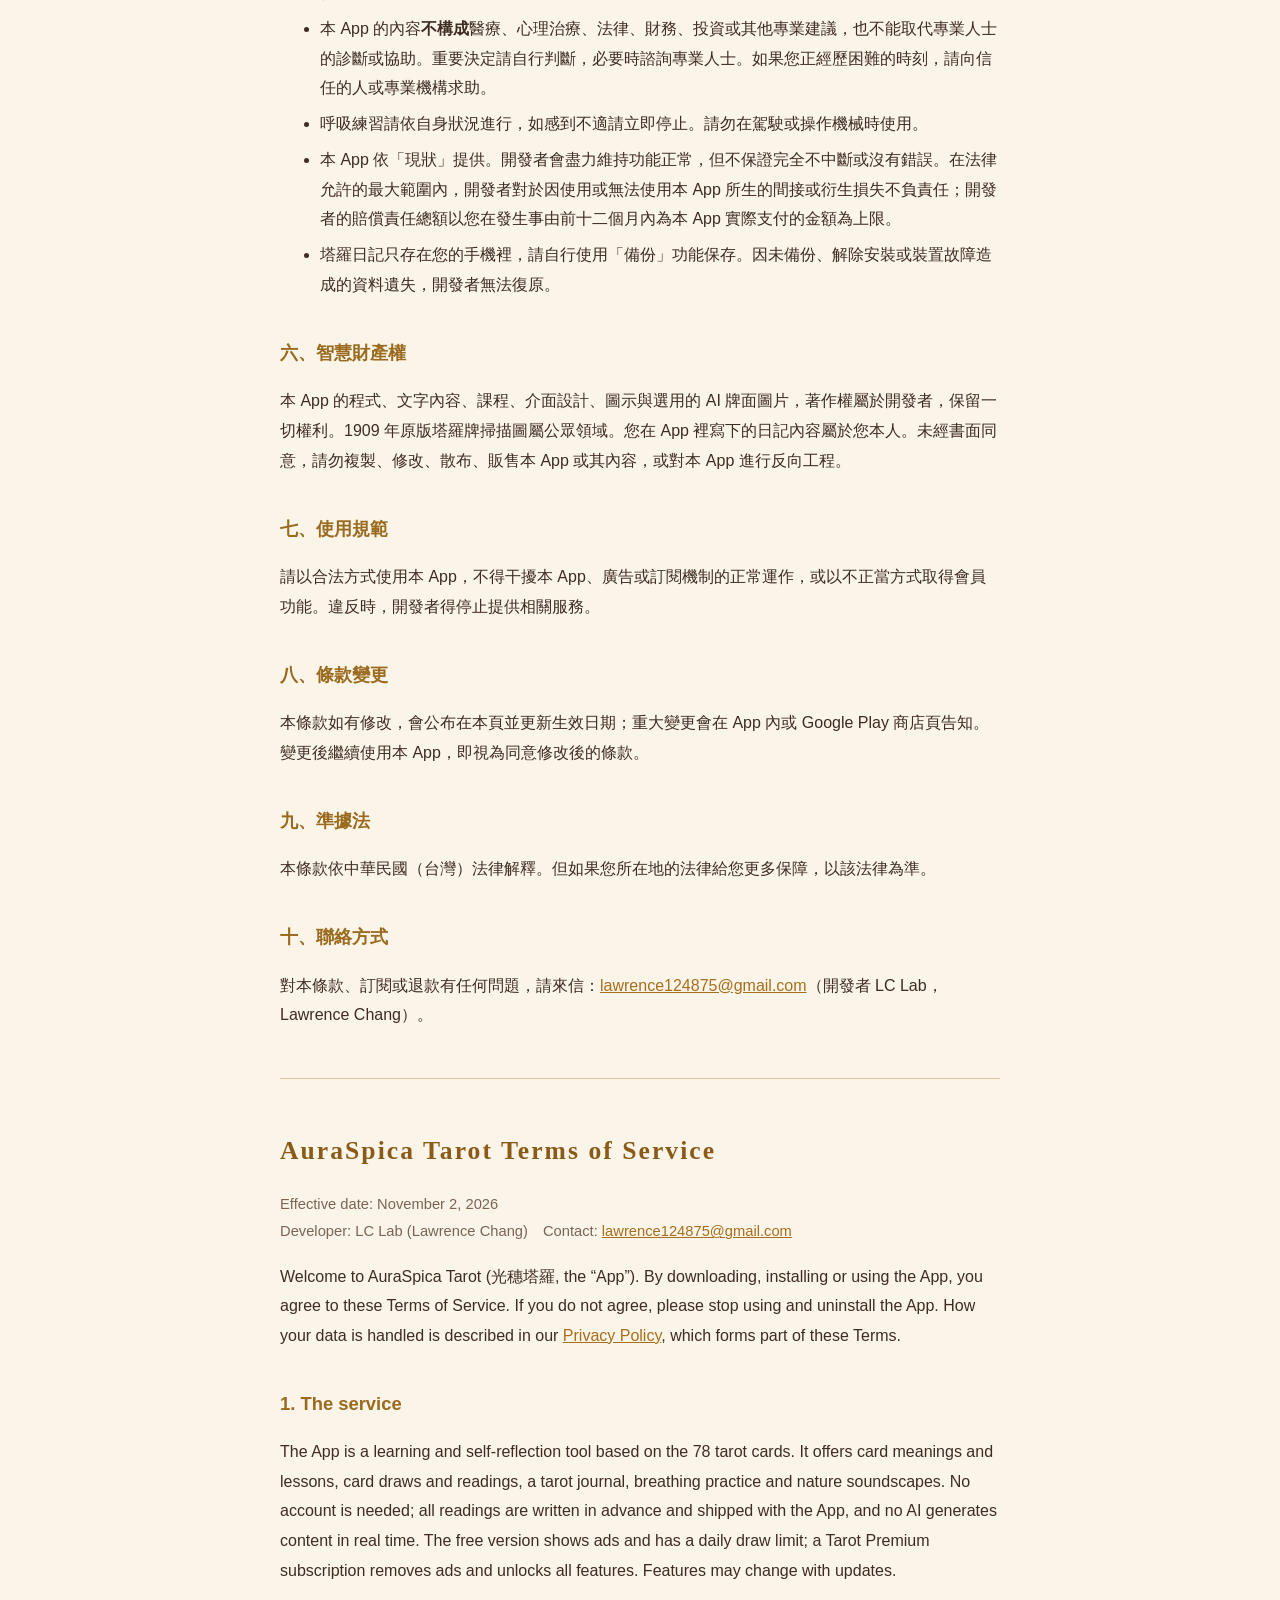
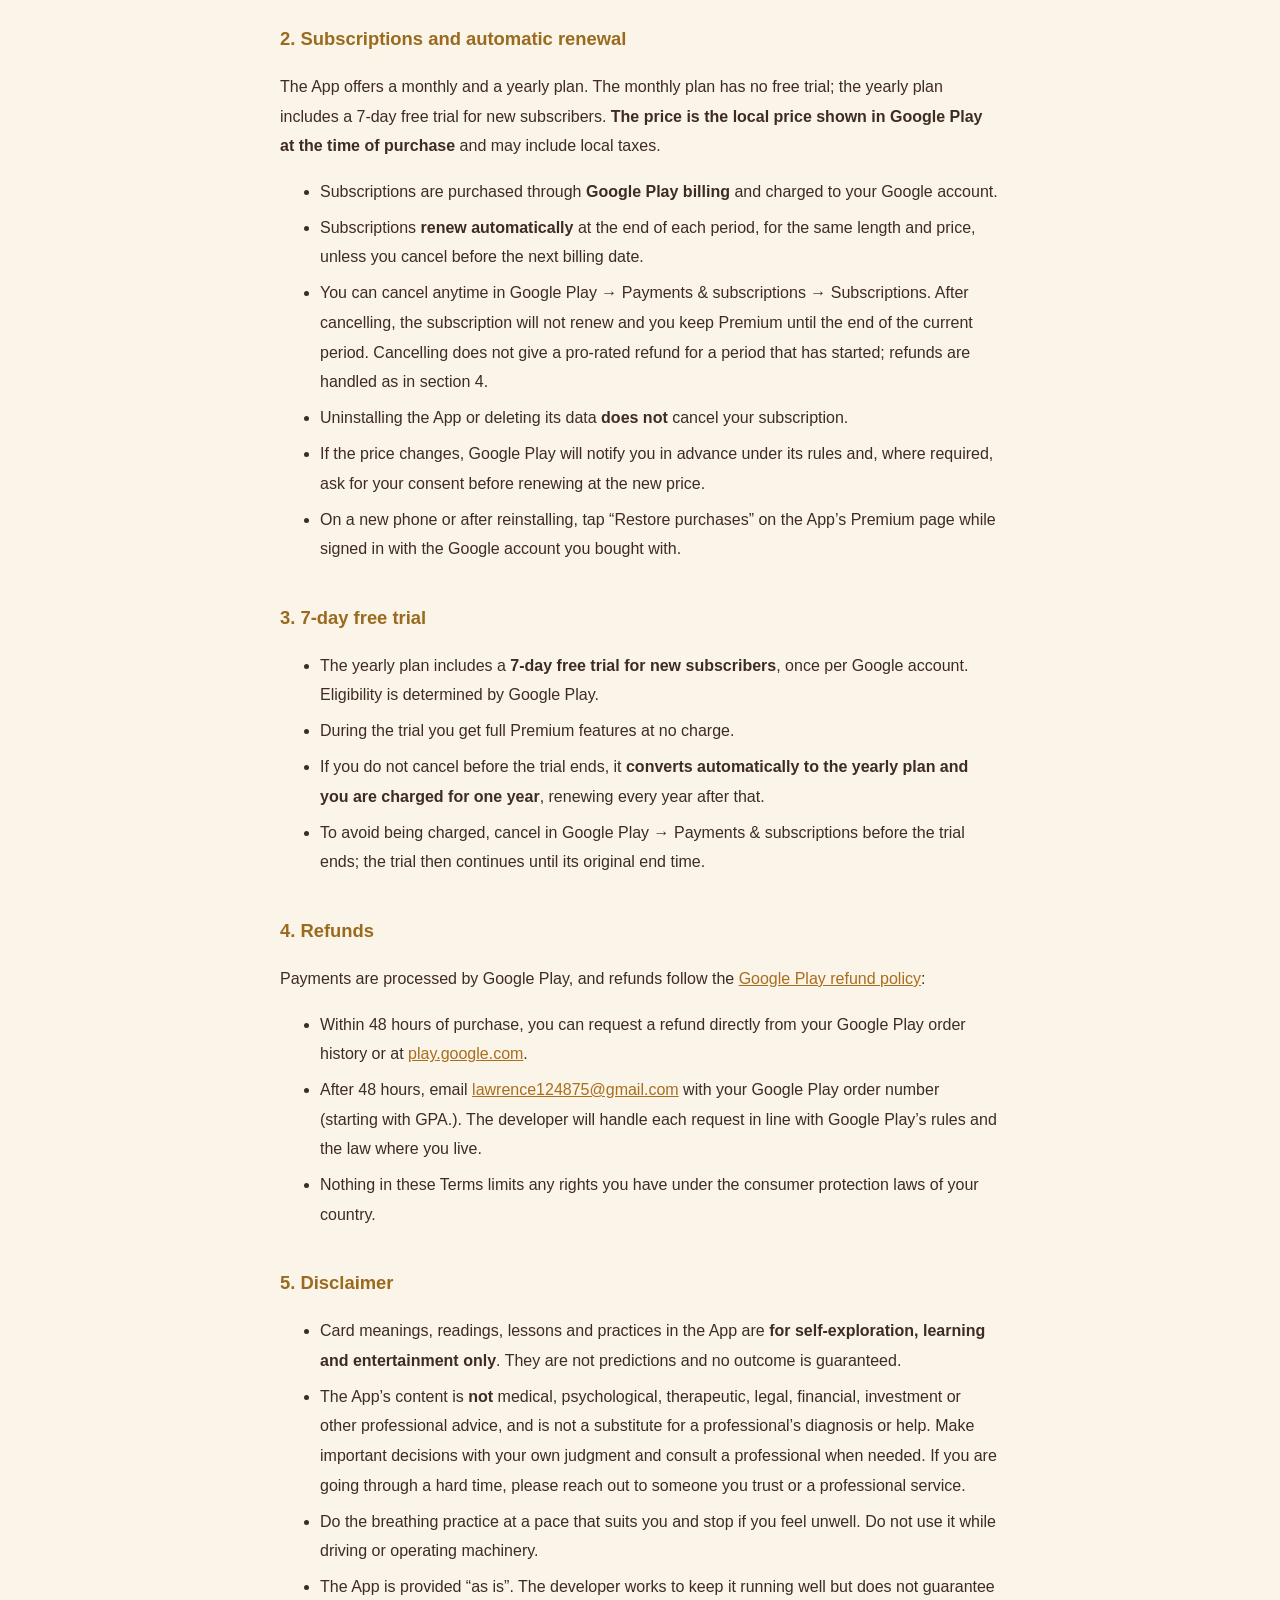
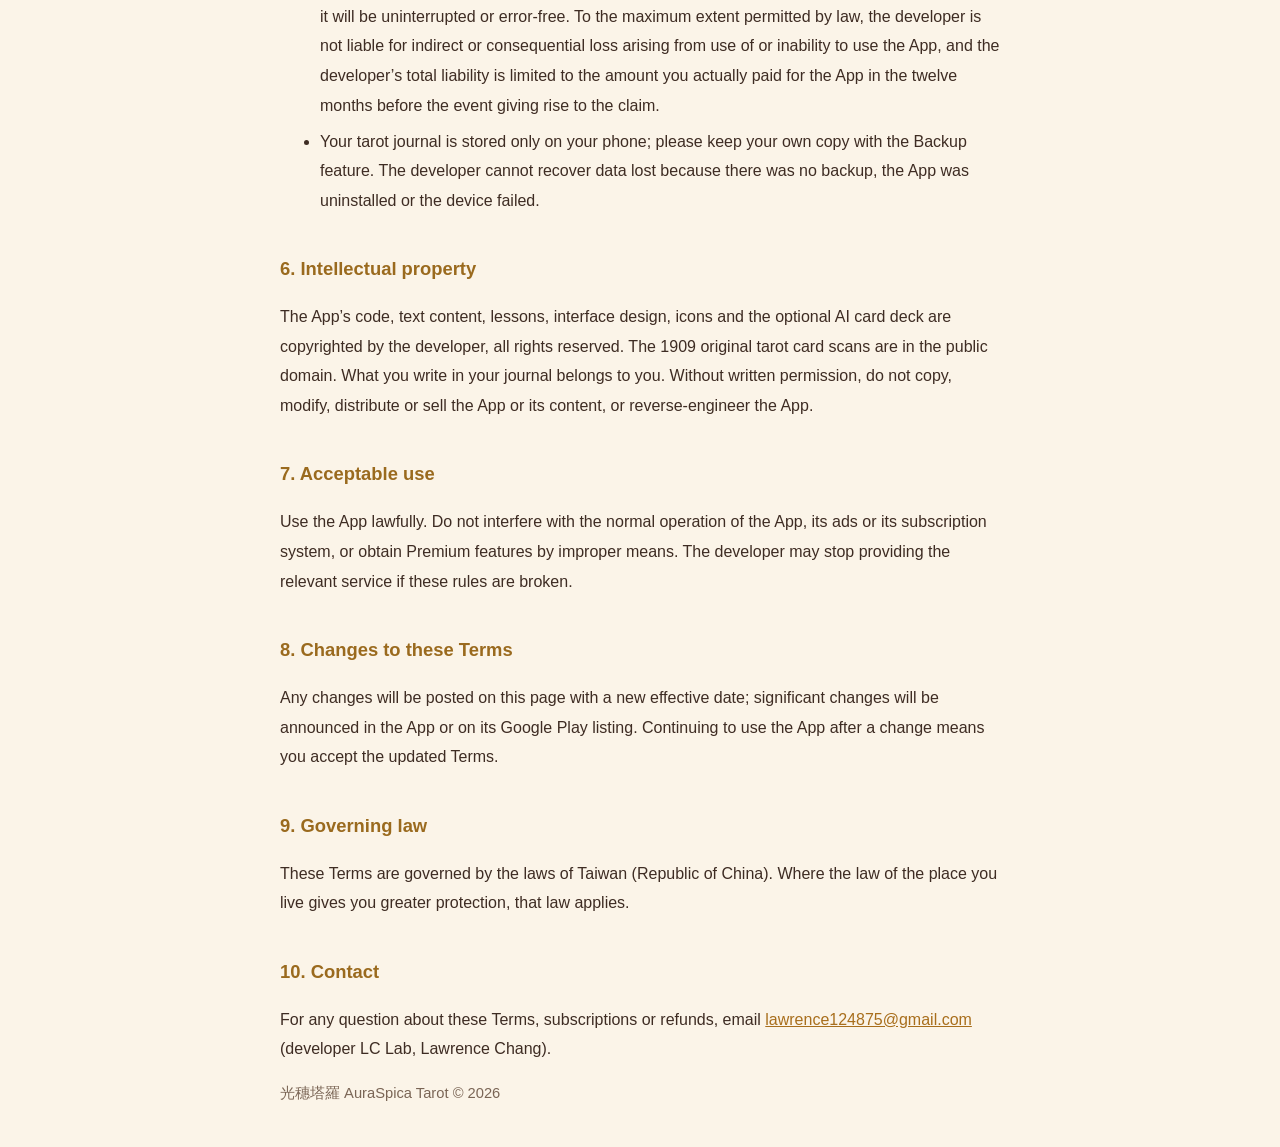
<file: tarot-cards/terms.html>
<!DOCTYPE html>
<html lang="zh-Hant">
<head>
<meta charset="UTF-8">
<meta name="viewport" content="width=device-width, initial-scale=1.0">
<title>光穗塔羅 AuraSpica Tarot － 服務條款 Terms of Service</title>
<link rel="canonical" href="https://lawrence124875.github.io/terms/tarot/">
<meta http-equiv="refresh" content="0; url=/terms/tarot/">
<script>location.replace('/terms/tarot/' + location.hash);</script>
</head>
<body>
<p>服務條款已移至 / Terms of Service moved to: <a href="/terms/tarot/">https://lawrence124875.github.io/terms/tarot/</a></p>
</body>
</html>
</file>
